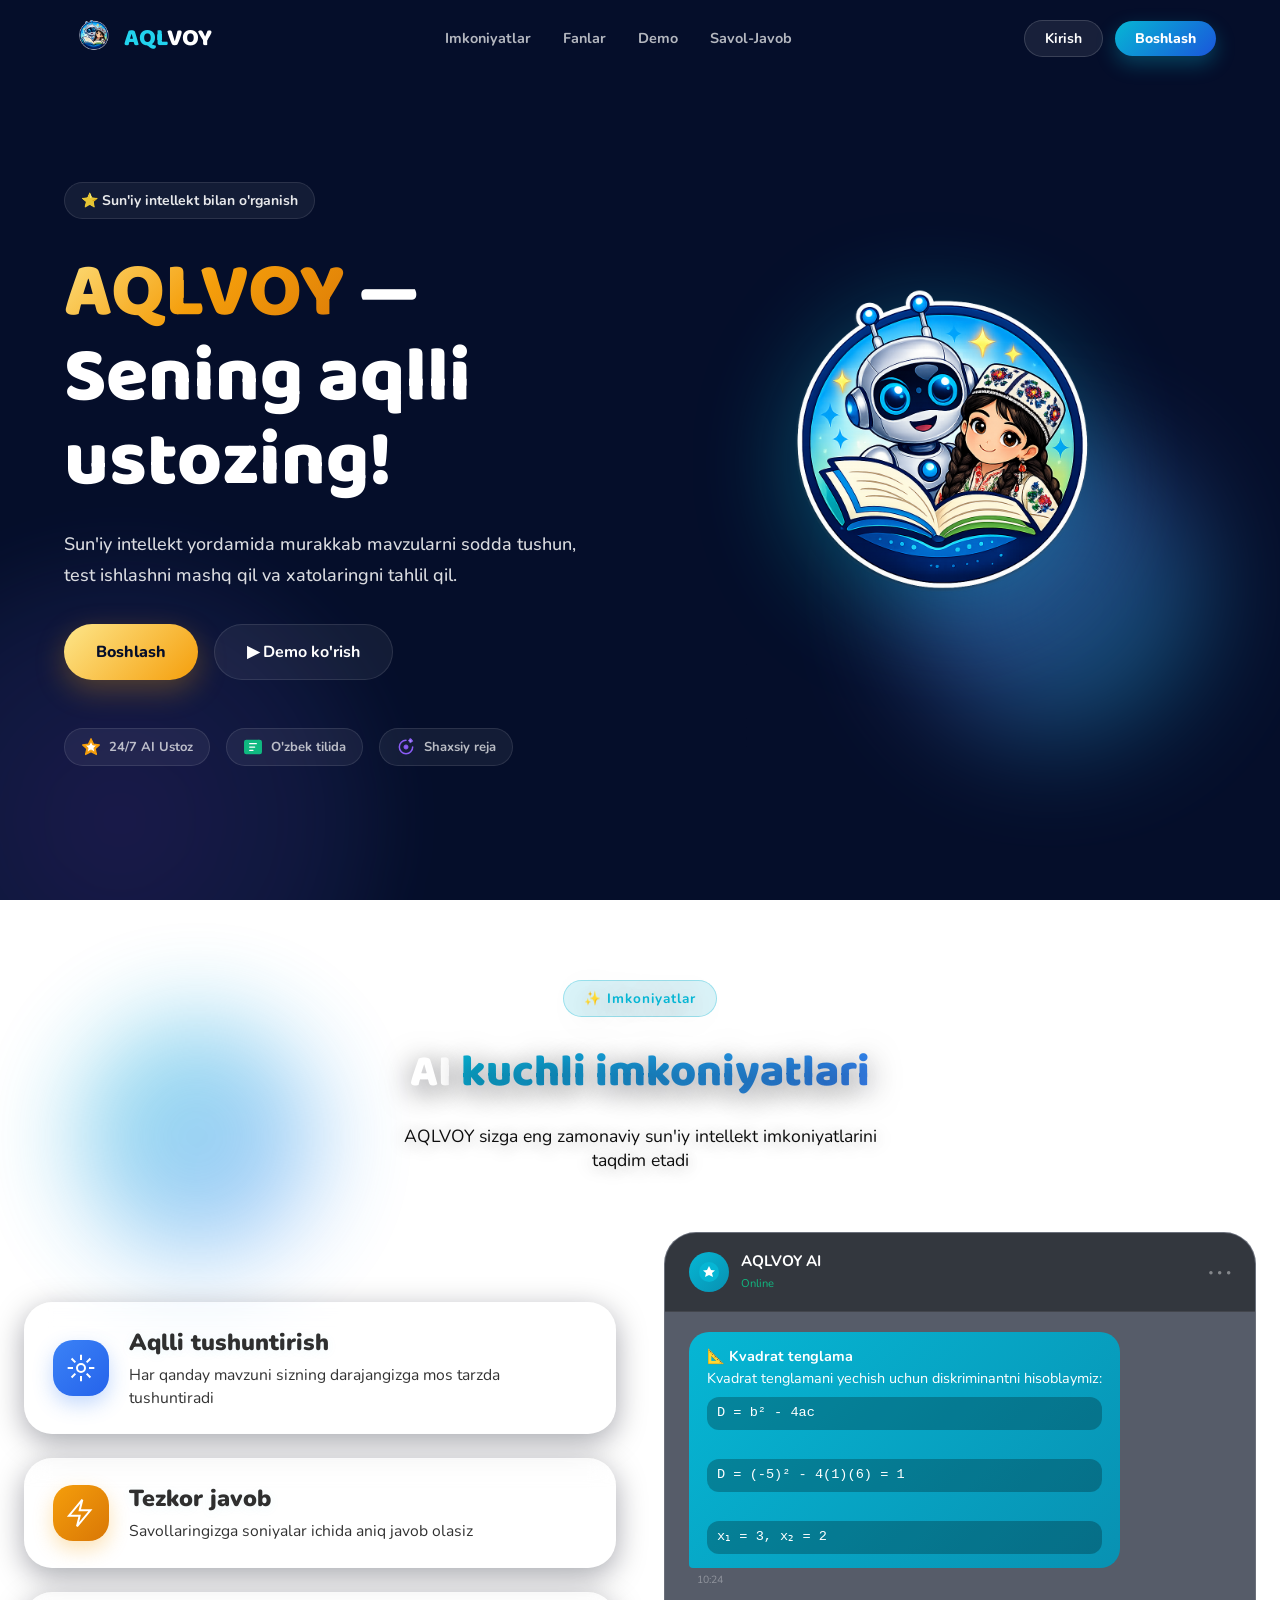
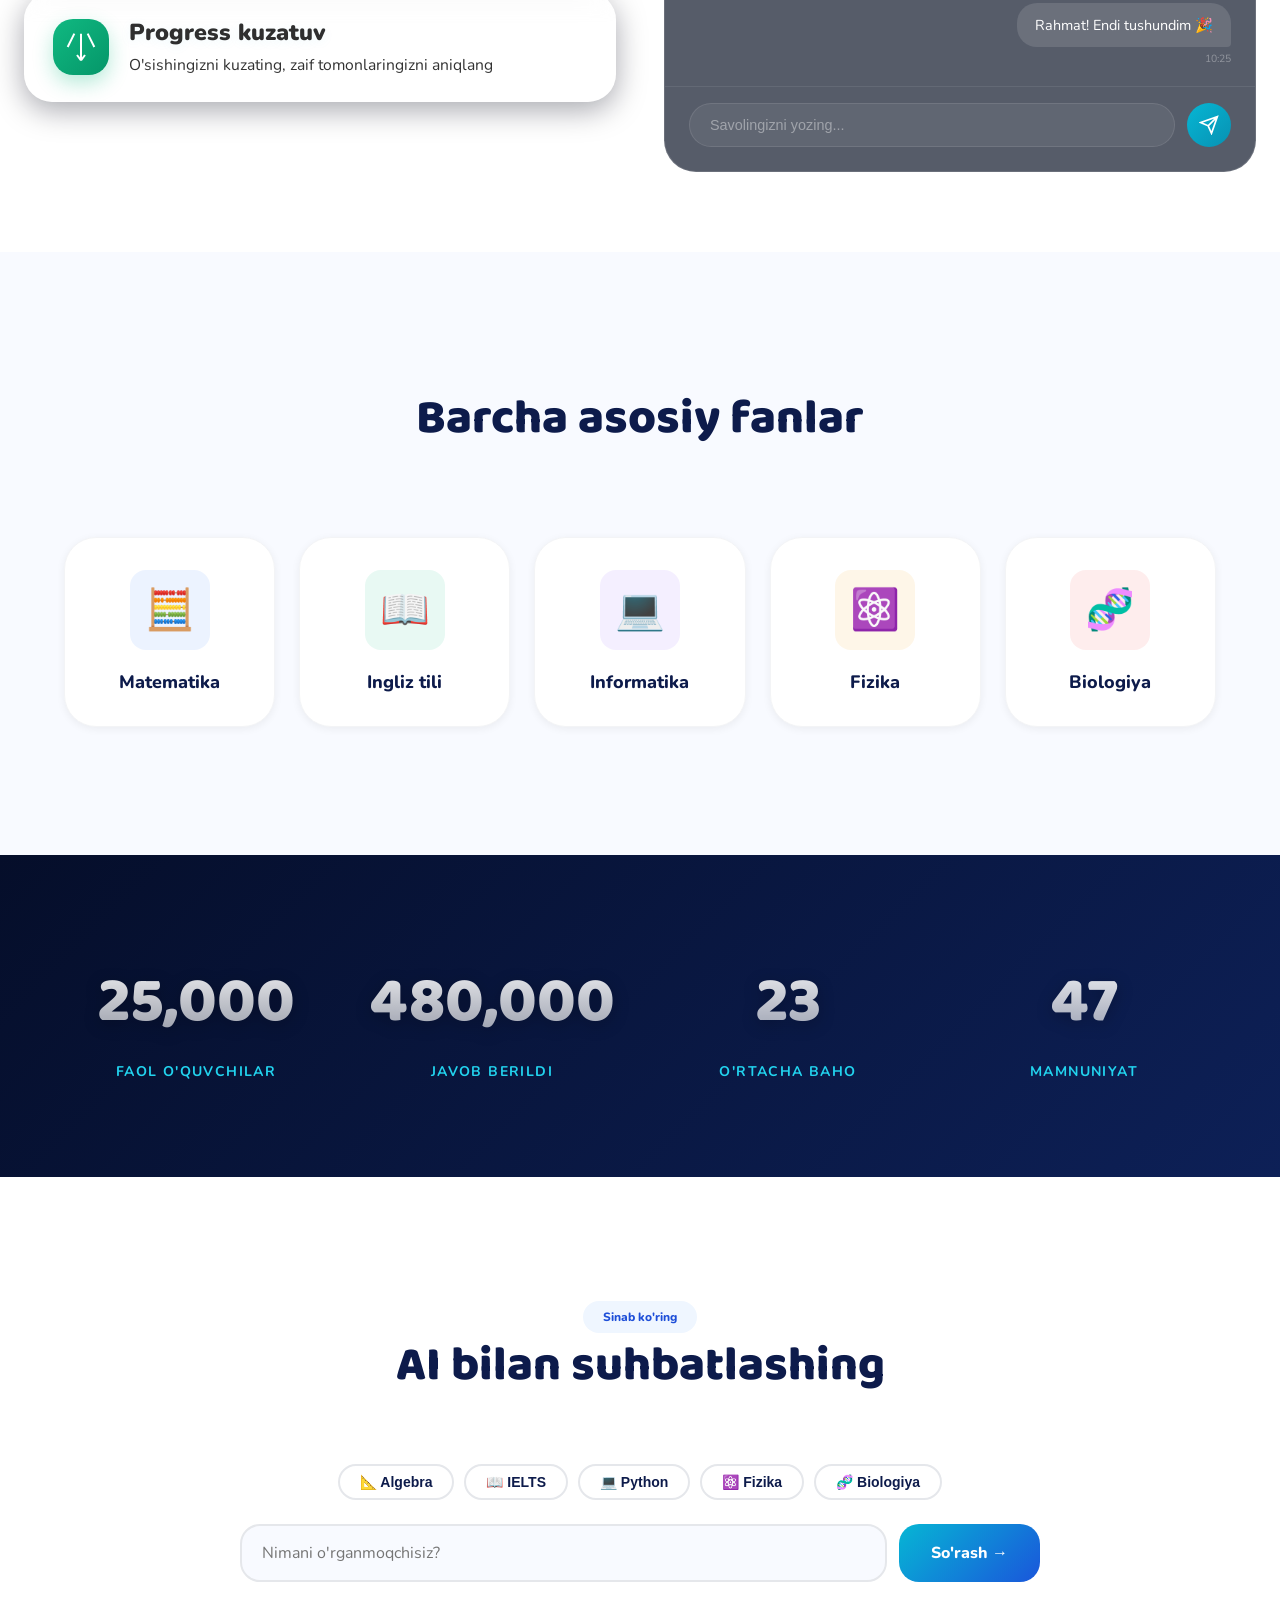
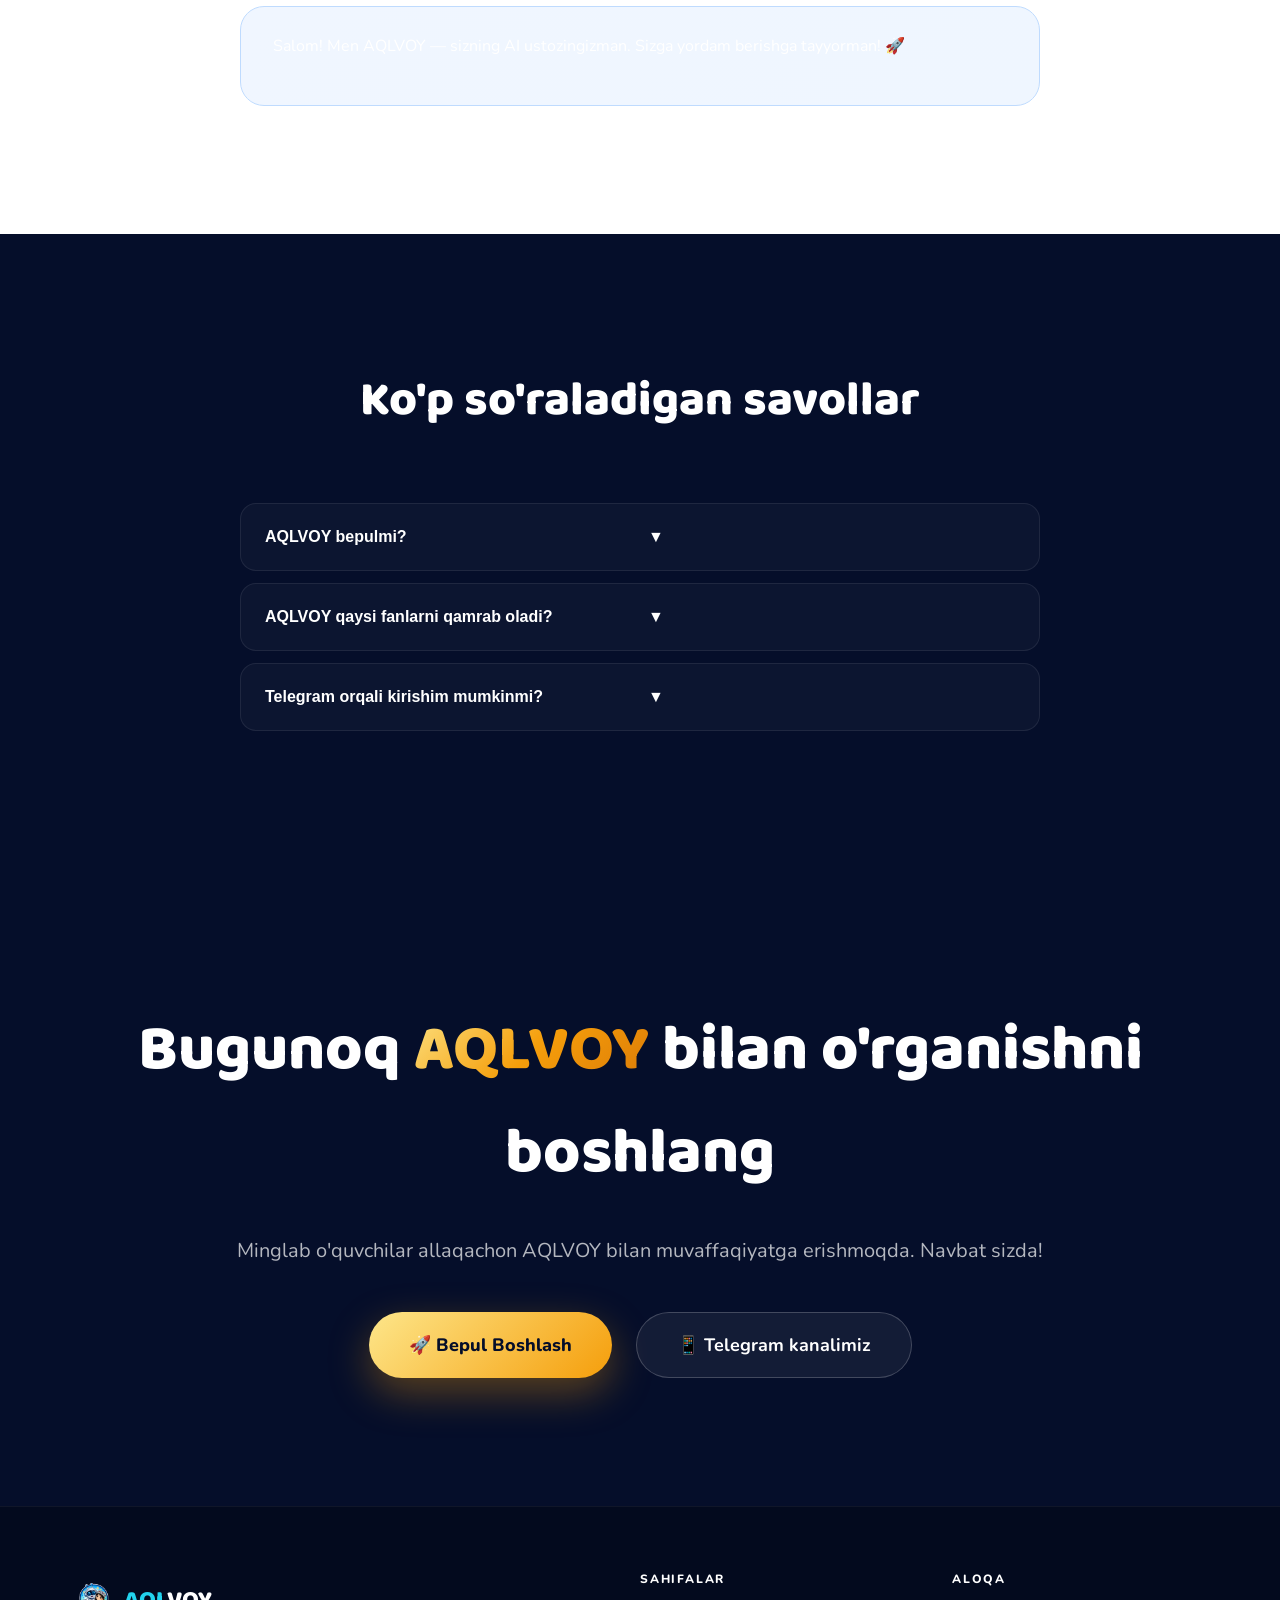
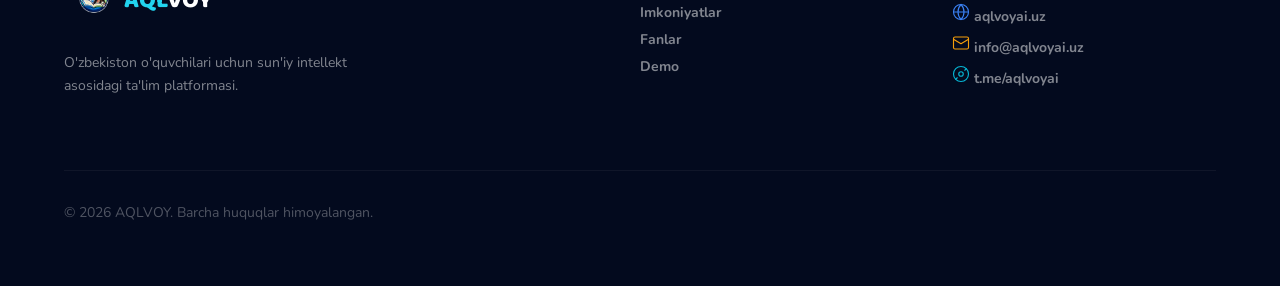
<file: frontend/index.html>
<!DOCTYPE html>
<html lang="uz">

<head>
    <meta charset="UTF-8">
    <meta name="viewport" content="width=device-width, initial-scale=1.0">
    <title>AQLVOY — Sening aqlli ustozing! | AI ta'lim platformasi</title>
    <link rel="preconnect" href="https://fonts.googleapis.com">
    <link rel="preconnect" href="https://fonts.gstatic.com" crossorigin>
    <link href="https://fonts.googleapis.com/css2?family=Nunito:wght@400;600;700;800;900&family=Baloo+2:wght@400;600;700;800&display=swap" rel="stylesheet">
    <link rel="stylesheet" href="style.css">
    <style>
        /* Qo'shimcha stillar */
        
        .hero-logo {
            width: 400px;
            max-width: 100%;
            object-fit: contain;
            filter: drop-shadow(0 20px 50px rgba(6, 182, 212, 0.4));
            animation: float 4s ease-in-out infinite;
        }
        
        section {
            position: relative;
            z-index: 1;
            background: transparent;
            /* Shaffof fon */
        }
        
        @keyframes float {
            0%,
            100% {
                transform: translateY(0);
            }
            50% {
                transform: translateY(-20px);
            }
        }
        
        .typing-cursor {
            display: inline-block;
            width: 2px;
            height: 1.1em;
            background: var(--blue-600);
            margin-left: 2px;
            animation: blink 0.8s infinite;
        }
        /* SPLASH STYLES: make the landing splash look polished */
        
        #splash {
            position: relative;
            min-height: 68vh;
            display: flex;
            flex-direction: column;
            align-items: center;
            justify-content: center;
            padding: 48px 20px;
            color: white;
            overflow: hidden;
        }
        
        #splash .splash-glow {
            position: absolute;
            inset: 0;
            background: radial-gradient(circle at 30% 30%, rgba(6, 182, 212, 0.12), transparent 15%), radial-gradient(circle at 70% 70%, rgba(139, 92, 246, 0.08), transparent 25%);
            filter: blur(48px);
            z-index: 0;
            pointer-events: none;
        }
        
        .splash-logo-wrap {
            position: relative;
            z-index: 2;
            display: flex;
            flex-direction: column;
            align-items: center;
        }
        
        .splash-logo {
            width: 180px;
            max-width: 42vw;
            height: auto;
            border-radius: 16px;
            box-shadow: 0 28px 80px rgba(6, 182, 212, 0.18);
            transform-origin: center;
            transition: transform 0.9s cubic-bezier(.2, .9, .2, 1), filter 0.4s;
        }
        
        .splash-logo-glow {
            position: absolute;
            left: 50%;
            transform: translateX(-50%);
            bottom: -28px;
            width: 260px;
            height: 120px;
            border-radius: 50%;
            background: radial-gradient(closest-side, rgba(6, 182, 212, 0.18), rgba(59, 130, 246, 0.04));
            filter: blur(40px);
            z-index: 1;
            pointer-events: none;
            opacity: 0.9;
        }
        
        .splash-title {
            font-family: 'Baloo 2', cursive;
            font-weight: 900;
            font-size: clamp(2rem, 6vw, 3.6rem);
            margin-top: 18px;
            z-index: 2;
            text-align: center;
            text-shadow: 0 12px 40px rgba(2, 6, 23, 0.65);
            color: white;
        }
        
        .splash-sub {
            margin-top: 12px;
            font-size: clamp(0.95rem, 2.2vw, 1.15rem);
            color: rgba(255, 255, 255, 0.92);
            max-width: 880px;
            text-align: center;
            z-index: 2;
            line-height: 1.5;
        }
        
        .splash-bar {
            margin-top: 22px;
            width: 120px;
            height: 8px;
            border-radius: 999px;
            background: linear-gradient(90deg, #06b6d4, #3b82f6);
            box-shadow: 0 14px 40px rgba(6, 182, 212, 0.2);
            z-index: 2;
        }
        /* Subtle entrance animation */
        
        #splash .splash-logo,
        #splash .splash-title,
        #splash .splash-sub,
        #splash .splash-bar {
            transform: translateY(8px);
            opacity: 0;
            transition: transform 0.9s cubic-bezier(.2, .9, .2, 1), opacity 0.6s ease;
        }
        
        #splash.out .splash-logo,
        #splash.out .splash-title,
        #splash.out .splash-sub,
        #splash.out .splash-bar {
            transform: translateY(-8px);
            opacity: 0;
        }
        
        #splash.ready .splash-logo {
            transform: translateY(0) scale(1);
            opacity: 1;
        }
        
        #splash.ready .splash-title {
            transform: translateY(0);
            opacity: 1;
        }
        
        #splash.ready .splash-sub {
            transform: translateY(0);
            opacity: 1;
        }
        
        #splash.ready .splash-bar {
            transform: translateY(0);
            opacity: 1;
        }
        
        @media (max-width: 640px) {
            .splash-logo {
                width: 130px;
            }
            .splash-title {
                font-size: 1.6rem;
            }
            .splash-bar {
                width: 84px;
                height: 6px;
            }
            #splash {
                padding: 28px 14px;
                min-height: 56vh;
            }
        }
        /* 3D Background Effects */
        
        .bg-3d-effects {
            position: fixed;
            top: 0;
            left: 0;
            width: 100%;
            height: 100%;
            z-index: -1;
            overflow: hidden;
            pointer-events: none;
        }
        
        .globe-background {
            position: absolute;
            border-radius: 50%;
            background: radial-gradient(circle, rgba(6, 182, 212, 0.15), rgba(6, 182, 212, 0));
            filter: blur(40px);
            animation: floatGlobe 20s ease-in-out infinite;
        }
        
        .globe-1 {
            width: 500px;
            height: 500px;
            top: -200px;
            right: -150px;
            background: radial-gradient(circle, rgba(6, 182, 212, 0.25), rgba(59, 130, 246, 0.1));
            animation-delay: 0s;
        }
        
        .globe-2 {
            width: 600px;
            height: 600px;
            bottom: -250px;
            left: -200px;
            background: radial-gradient(circle, rgba(139, 92, 246, 0.2), rgba(6, 182, 212, 0.05));
            animation-delay: -5s;
        }
        
        .gradient-orb {
            position: absolute;
            border-radius: 50%;
            filter: blur(60px);
            opacity: 0.4;
            animation: pulseOrb 8s ease-in-out infinite;
        }
        
        .orb-1 {
            width: 300px;
            height: 300px;
            top: 30%;
            left: 10%;
            background: linear-gradient(135deg, #06b6d4, #3b82f6);
            animation-delay: 0s;
        }
        
        .orb-2 {
            width: 400px;
            height: 400px;
            bottom: 20%;
            right: 5%;
            background: linear-gradient(135deg, #8b5cf6, #06b6d4);
            animation-delay: -4s;
        }
        
        @keyframes floatGlobe {
            0%,
            100% {
                transform: translate(0, 0) rotate(0deg);
            }
            25% {
                transform: translate(30px, -30px) rotate(5deg);
            }
            50% {
                transform: translate(-20px, 20px) rotate(-5deg);
            }
            75% {
                transform: translate(20px, 30px) rotate(3deg);
            }
        }
        
        @keyframes pulseOrb {
            0%,
            100% {
                transform: scale(1);
                opacity: 0.3;
            }
            50% {
                transform: scale(1.2);
                opacity: 0.6;
            }
        }
        /* Responsive */
        
        @media (max-width: 768px) {
            .globe-1 {
                width: 300px;
                height: 300px;
                top: -100px;
                right: -100px;
            }
            .globe-2 {
                width: 350px;
                height: 350px;
                bottom: -150px;
                left: -100px;
            }
            .orb-1,
            .orb-2 {
                display: none;
            }
        }
        
        @keyframes blink {
            0%,
            100% {
                opacity: 1;
            }
            50% {
                opacity: 0;
            }
        }
        /* (Removed splash-kids styles from index.html so the Kids splash appears only on student.html) */
    </style>
</head>

<body>
    <div class="bg-3d-effects">
        <div class="globe-background globe-1"></div>
        <div class="globe-background globe-2"></div>
        <div class="gradient-orb orb-1"></div>
        <div class="gradient-orb orb-2"></div>
    </div>
    <!-- Local 3D background for splash (subtle) -->
    <div class="section-bg-3d splash-bg" aria-hidden="true">
        <div class="globe-background globe-1"></div>
        <div class="gradient-orb orb-1"></div>
    </div>

    <!-- NAVBAR -->
    <nav id="navbar">
        <a class="nav-logo" href="#" onclick="scrollToSection('hero');return false;">
            <img src="image.png" alt="AQLVOY" />
            <!--<img src="data:image/svg+xml,%3Csvg xmlns='http://www.w3.org/2000/svg' viewBox='0 0 100 100'%3E%3Ccircle cx='50' cy='50' r='45' fill='%2306b6d4'/%3E%3Ctext x='50' y='67' text-anchor='middle' fill='white' font-size='40' font-weight='bold'%3EA%3C/text%3E%3C/svg%3E">-->
            <span class="nav-logo-text"><span style="color:var(--cyan-400)">AQL</span>VOY</span>
        </a>
        <ul class="nav-links">
            <li><button onclick="scrollToSection('ai-features')">Imkoniyatlar</button></li>
            <li><button onclick="scrollToSection('subjects')">Fanlar</button></li>
            <li><button onclick="scrollToSection('demo')">Demo</button></li>
            <li><button onclick="scrollToSection('faq')">Savol-Javob</button></li>
        </ul>
        <div class="nav-right">
            <button class="btn-login" onclick="window.location.href='login.html'">Kirish</button>
            <button class="btn-register" onclick="window.location.href='register.html'">Boshlash</button>
        </div>
        <button class="hamburger" onclick="toggleMenu()">☰</button>
    </nav>

    <div id="mobile-menu">
        <button class="mobile-nav-btn" onclick="scrollToSection('hero');closeMenu()">Bosh sahifa</button>
        <button class="mobile-nav-btn" onclick="scrollToSection('ai-features');closeMenu()">Imkoniyatlar</button>
        <button class="mobile-nav-btn" onclick="scrollToSection('subjects');closeMenu()">Fanlar</button>
        <button class="mobile-nav-btn" onclick="scrollToSection('demo');closeMenu()">Demo</button>
        <button class="mobile-nav-btn" onclick="scrollToSection('faq');closeMenu()">Savol-Javob</button>
        <button class="btn-login" onclick="window.location.href='login.html'">Kirish</button>
        <button class="btn-register" onclick="window.location.href='register.html'">Boshlash 🚀</button>
    </div>

    <!-- HERO -->
    <section id="hero">
        <!-- Local 3D background for hero -->
        <div class="section-bg-3d hero-bg" aria-hidden="true">
            <div class="globe-background globe-2"></div>
            <div class="gradient-orb orb-2"></div>
        </div>
        <div class="hero-grid">
            <div>
                <div class="hero-badge">⭐ Sun'iy intellekt bilan o'rganish</div>
                <h1 class="hero-title"><span class="text-gradient-gold">AQLVOY</span> —<br>Sening aqlli<br>ustozing!</h1>
                <p class="hero-sub">Sun'iy intellekt yordamida murakkab mavzularni sodda tushun, test ishlashni mashq qil va xatolaringni tahlil qil.</p>
                <div class="hero-btns">
                    <button class="btn-hero-primary" onclick="window.location.href='register.html'">Boshlash</button>
                    <button class="btn-hero-secondary" onclick="scrollToSection('demo')">▶ Demo ko'rish</button>
                </div>
                <div class="hero-tags">
                    <div class="hero-tag">
                        <svg width="20" height="20" viewBox="0 0 24 24" fill="none" xmlns="http://www.w3.org/2000/svg">
            <path d="M12 2L15 8.5L22 9.5L17 14L18.5 21L12 17.5L5.5 21L7 14L2 9.5L9 8.5L12 2Z" fill="#F59E0B" stroke="#F59E0B" stroke-width="1.5" stroke-linejoin="round"/>
            <path d="M12 5L14 9.5L19 10L15.5 13L16.5 18L12 15.5L7.5 18L8.5 13L5 10L10 9.5L12 5Z" fill="white" stroke="#F59E0B" stroke-width="1"/>
        </svg> 24/7 AI Ustoz
                    </div>
                    <div class="hero-tag">
                        <svg width="20" height="20" viewBox="0 0 24 24" fill="none" xmlns="http://www.w3.org/2000/svg">
            <rect x="2" y="4" width="20" height="16" rx="2" fill="#10B981" stroke="#10B981" stroke-width="1.5"/>
            <path d="M8 8H16M8 12H14M8 16H12" stroke="white" stroke-width="1.5" stroke-linecap="round"/>
            <path d="M19 4L21 7L19 10" stroke="#10B981" stroke-width="1.5" stroke-linecap="round" stroke-linejoin="round" fill="none"/>
        </svg> O'zbek tilida
                    </div>
                    <div class="hero-tag">
                        <svg width="20" height="20" viewBox="0 0 24 24" fill="none" xmlns="http://www.w3.org/2000/svg">
            <path d="M12 4C7.58 4 4 7.58 4 12C4 16.42 7.58 20 12 20C16.42 20 20 16.42 20 12" stroke="#8B5CF6" stroke-width="1.8" stroke-linecap="round" fill="none"/>
            <circle cx="12" cy="12" r="2.5" fill="#8B5CF6" stroke="#8B5CF6" stroke-width="1"/>
            <path d="M15 4L18 2L20 5L17 7L15 4Z" fill="#A78BFA" stroke="#8B5CF6" stroke-width="1"/>
            <path d="M17 2L19 4.5" stroke="#8B5CF6" stroke-width="1.2" stroke-linecap="round"/>
        </svg> Shaxsiy reja
                    </div>
                </div>
            </div>
            <div class="hero-img-wrap">
                <div class="hero-img-inner">
                    <div class="hero-ring-1"></div>
                    <div class="hero-ring-2"></div>
                    <div class="hero-glow"></div>
                    <img src="image.png" class="hero-logo float-anim" alt="Robot AI" />
                    <!--<img src="data:image/svg+xml,%3Csvg xmlns='http://www.w3.org/2000/svg' viewBox='0 0 200 200'%3E%3Ccircle cx='100' cy='100' r='80' fill='%2306b6d4' opacity='0.3'/%3E%3Ccircle cx='100' cy='100' r='60' fill='%2306b6d4' opacity='0.5'/%3E%3Ctext x='100' y='115' text-anchor='middle' fill='white' font-size='50' font-weight='bold'%3EAI%3C/text%3E%3C/svg%3E" class="hero-logo">-->
                </div>
            </div>
        </div>
    </section>

    <!-- FEATURES -->
    <!-- FEATURES - TUZATILGAN VERSIYA -->
    <section id="ai-features">
        <div class="features-container">
            <div class="features-header reveal">
                <span class="features-badge">✨ Imkoniyatlar</span>
                <h2 class="features-title">AI <span class="text-gradient">kuchli imkoniyatlari</span></h2>
                <p class="features-subtitle">AQLVOY sizga eng zamonaviy sun'iy intellekt imkoniyatlarini taqdim etadi</p>
            </div>

            <div class="features-wrapper">
                <!-- Chap tomon - Kartalar -->
                <div class="features-cards">
                    <div class="feature-card">
                        <div class="feature-card-icon icon-brain">
                            <svg width="32" height="32" viewBox="0 0 24 24" fill="none" stroke="white" stroke-width="1.5">
                            <path d="M12 2v4M12 18v4M4.93 4.93l2.83 2.83M16.24 16.24l2.83 2.83M2 12h4M18 12h4M4.93 19.07l2.83-2.83M16.24 7.76l2.83-2.83"/>
                            <circle cx="12" cy="12" r="3"/>
                        </svg>
                        </div>
                        <div class="feature-card-content">
                            <h3>Aqlli tushuntirish</h3>
                            <p>Har qanday mavzuni sizning darajangizga mos tarzda tushuntiradi</p>
                        </div>
                        <div class="feature-card-glow"></div>
                    </div>

                    <div class="feature-card">
                        <div class="feature-card-icon icon-bolt">
                            <svg width="32" height="32" viewBox="0 0 24 24" fill="none" stroke="white" stroke-width="1.5">
                            <path d="M13 2L3 14h8l-2 8 10-12h-8l2-8z"/>
                        </svg>
                        </div>
                        <div class="feature-card-content">
                            <h3>Tezkor javob</h3>
                            <p>Savollaringizga soniyalar ichida aniq javob olasiz</p>
                        </div>
                        <div class="feature-card-glow"></div>
                    </div>

                    <div class="feature-card">
                        <div class="feature-card-icon icon-chart">
                            <svg width="32" height="32" viewBox="0 0 24 24" fill="none" stroke="white" stroke-width="1.5">
                            <path d="M2 12L7 2M22 12L17 2M12 2v20M12 22l3-4M12 22l-3-4"/>
                        </svg>
                        </div>
                        <div class="feature-card-content">
                            <h3>Progress kuzatuv</h3>
                            <p>O'sishingizni kuzating, zaif tomonlaringizni aniqlang</p>
                        </div>
                        <div class="feature-card-glow"></div>
                    </div>
                </div>

                <!-- O'ng tomon - Chat Demo -->
                <div class="features-chat">
                    <div class="chat-header">
                        <div class="chat-avatar">
                            <svg width="24" height="24" viewBox="0 0 24 24" fill="none">
                            <circle cx="12" cy="12" r="10" fill="#06b6d4"/>
                            <path d="M12 6L14 10L18 10.5L15 13L16 17L12 15L8 17L9 13L6 10.5L10 10L12 6Z" fill="white"/>
                        </svg>
                        </div>
                        <div class="chat-info">
                            <span class="chat-name">AQLVOY AI</span>
                            <span class="chat-status">Online</span>
                        </div>
                        <div class="chat-dots">
                            <span>●</span><span>●</span><span>●</span>
                        </div>
                    </div>
                    <div class="chat-messages">
                        <div class="message-ai">
                            <div class="message-bubble">
                                <strong>📐 Kvadrat tenglama</strong><br> Kvadrat tenglamani yechish uchun diskriminantni hisoblaymiz:<br>
                                <code>D = b² - 4ac</code><br>
                                <code>D = (-5)² - 4(1)(6) = 1</code><br>
                                <code>x₁ = 3, x₂ = 2</code>
                            </div>
                            <span class="message-time">10:24</span>
                        </div>
                        <div class="message-user">
                            <div class="message-bubble">
                                Rahmat! Endi tushundim 🎉
                            </div>
                            <span class="message-time">10:25</span>
                        </div>
                    </div>
                    <div class="chat-input-area">
                        <input type="text" placeholder="Savolingizni yozing..." class="chat-input">
                        <button class="chat-send">
                        <svg width="20" height="20" viewBox="0 0 24 24" fill="none" stroke="white" stroke-width="2">
                            <path d="M22 2L11 13M22 2l-7 20-4-9-9-4 20-7z"/>
                        </svg>
                    </button>
                    </div>
                </div>
            </div>
        </div>
    </section>

    <style>
        /* Per-section 3D background (used by splash and hero) */
        
        .section-bg-3d {
            position: absolute;
            inset: 0;
            z-index: -1;
            overflow: hidden;
            pointer-events: none;
        }
        
        .section-bg-3d .globe-background {
            filter: blur(40px);
            opacity: 0.9;
        }
        
        .splash-bg .globe-1 {
            width: 420px;
            height: 420px;
            top: -160px;
            right: -120px;
            background: radial-gradient(circle, rgba(6, 182, 212, 0.22), rgba(59, 130, 246, 0.06));
        }
        
        .splash-bg .orb-1 {
            width: 240px;
            height: 240px;
            top: 20%;
            left: 6%;
            background: linear-gradient(135deg, #06b6d4, #3b82f6);
            opacity: 0.45;
            filter: blur(48px);
        }
        
        .hero-bg .globe-2 {
            width: 520px;
            height: 520px;
            bottom: -180px;
            left: -140px;
            background: radial-gradient(circle, rgba(139, 92, 246, 0.18), rgba(6, 182, 212, 0.04));
        }
        
        .hero-bg .orb-2 {
            width: 300px;
            height: 300px;
            bottom: 18%;
            right: 6%;
            background: linear-gradient(135deg, #8b5cf6, #06b6d4);
            opacity: 0.44;
            filter: blur(56px);
        }
        /* Features Section - TUZATILGAN */
        
        #ai-features {
            background: transparent !important;
            position: relative;
            z-index: 2;
            padding: 80px 24px;
        }
        
        .features-container {
            max-width: 1280px;
            margin: 0 auto;
        }
        
        .features-header {
            text-align: center;
            margin-bottom: 60px;
        }
        /* Ensure header and subtitle are highly readable on dark/gradient backgrounds */
        
        .features-header,
        .features-header .features-title {
            color: #ffffff !important;
            text-shadow: 0 6px 30px rgba(2, 6, 23, 0.6);
        }
        
        .features-subtitle {
            color: rgba(0, 0, 0, 0.95) !important;
            text-shadow: 0 2px 18px rgba(2, 6, 23, 0.45);
        }
        
        .features-badge {
            display: inline-block;
            background: rgba(6, 182, 212, 0.15);
            color: #06b6d4;
            padding: 8px 20px;
            border-radius: 40px;
            font-size: 0.85rem;
            font-weight: 700;
            letter-spacing: 1px;
            margin-bottom: 20px;
            backdrop-filter: blur(10px);
            border: 1px solid rgba(6, 182, 212, 0.3);
        }
        
        .features-title {
            font-size: 2.8rem;
            font-weight: 800;
            font-family: 'Baloo 2', cursive;
            margin-bottom: 16px;
            color: white !important;
        }
        
        .text-gradient {
            background: linear-gradient(135deg, #06b6d4, #3b82f6);
            -webkit-background-clip: text;
            background-clip: text;
            color: transparent !important;
        }
        
        .features-subtitle {
            color: rgba(108, 1, 1, 0.7);
            font-size: 1.1rem;
            max-width: 500px;
            margin: 0 auto;
        }
        
        .features-wrapper {
            display: grid;
            grid-template-columns: 1fr 1fr;
            gap: 48px;
            align-items: center;
        }
        /* Feature Cards */
        
        .features-cards {
            display: flex;
            flex-direction: column;
            gap: 24px;
        }
        
        .feature-card {
            background: rgba(255, 255, 255, 0.12);
            backdrop-filter: blur(12px);
            border-radius: 28px;
            padding: 24px 28px;
            display: flex;
            gap: 20px;
            align-items: center;
            border: 1px solid rgba(255, 255, 255, 0.16);
            box-shadow: 0 8px 30px rgba(2, 6, 23, 0.35);
            transition: all 0.3s ease;
            position: relative;
            overflow: hidden;
            cursor: pointer;
        }
        
        .feature-card:hover {
            transform: translateX(8px) translateY(-4px);
            background: rgba(255, 255, 255, 0.12);
            border-color: rgba(6, 182, 212, 0.5);
        }
        
        .feature-card-icon {
            width: 56px;
            height: 56px;
            border-radius: 20px;
            display: flex;
            align-items: center;
            justify-content: center;
            transition: 0.3s;
            flex-shrink: 0;
        }
        
        .icon-brain {
            background: linear-gradient(135deg, #3b82f6, #2563eb);
            box-shadow: 0 8px 20px rgba(59, 130, 246, 0.3);
        }
        
        .icon-bolt {
            background: linear-gradient(135deg, #f59e0b, #d97706);
            box-shadow: 0 8px 20px rgba(245, 158, 11, 0.3);
        }
        
        .icon-chart {
            background: linear-gradient(135deg, #10b981, #059669);
            box-shadow: 0 8px 20px rgba(16, 185, 129, 0.3);
        }
        
        .feature-card-content h3 {
            font-size: 1.45rem;
            font-weight: 900;
            margin-bottom: 6px;
            color: #2f2f2f !important;
            text-shadow: 0 2px 12px rgba(6, 182, 212, 0.08);
        }
        
        .feature-card-content p {
            color: rgba(22, 22, 22, 0.88);
            font-size: 0.98rem;
            line-height: 1.45;
        }
        
        .feature-card-glow {
            position: absolute;
            top: 0;
            left: -100%;
            width: 100%;
            height: 100%;
            background: linear-gradient(90deg, transparent, rgba(6, 182, 212, 0.15), transparent);
            transition: 0.5s;
        }
        
        .feature-card:hover .feature-card-glow {
            left: 100%;
        }
        /* Chat Card */
        
        .features-chat {
            background: rgba(15, 23, 42, 0.7);
            backdrop-filter: blur(20px);
            border-radius: 32px;
            border: 1px solid rgba(255, 255, 255, 0.12);
            overflow: hidden;
            transition: all 0.3s ease;
        }
        
        .features-chat:hover {
            transform: translateY(-8px);
            border-color: rgba(6, 182, 212, 0.4);
            box-shadow: 0 25px 45px rgba(0, 0, 0, 0.3);
        }
        
        .chat-header {
            display: flex;
            align-items: center;
            gap: 12px;
            padding: 18px 24px;
            background: rgba(0, 0, 0, 0.4);
            border-bottom: 1px solid rgba(255, 255, 255, 0.08);
        }
        
        .chat-avatar {
            width: 40px;
            height: 40px;
            border-radius: 50%;
            background: linear-gradient(135deg, #06b6d4, #0891b2);
            display: flex;
            align-items: center;
            justify-content: center;
        }
        
        .chat-info {
            flex: 1;
        }
        
        .chat-name {
            font-weight: 700;
            color: white;
            display: block;
            font-size: 0.95rem;
        }
        
        .chat-status {
            font-size: 0.7rem;
            color: #10b981;
        }
        
        .chat-dots {
            display: flex;
            gap: 4px;
            color: rgba(255, 255, 255, 0.4);
            font-size: 8px;
        }
        
        .chat-messages {
            padding: 20px 24px;
            min-height: 300px;
            display: flex;
            flex-direction: column;
            gap: 16px;
        }
        
        .message-ai {
            display: flex;
            flex-direction: column;
            align-items: flex-start;
        }
        
        .message-ai .message-bubble {
            background: linear-gradient(135deg, #06b6d4, #0891b2);
            color: white;
            border-radius: 20px;
            border-bottom-left-radius: 4px;
            padding: 14px 18px;
            max-width: 90%;
            font-size: 0.9rem;
            line-height: 1.5;
        }
        
        .message-user {
            display: flex;
            flex-direction: column;
            align-items: flex-end;
        }
        
        .message-user .message-bubble {
            background: rgba(255, 255, 255, 0.12);
            color: white;
            border-radius: 20px;
            border-bottom-right-radius: 4px;
            padding: 12px 18px;
            max-width: 75%;
            font-size: 0.9rem;
        }
        
        .message-bubble code {
            display: block;
            background: rgba(0, 0, 0, 0.25);
            padding: 6px 10px;
            border-radius: 12px;
            font-family: monospace;
            font-size: 0.85rem;
            margin-top: 8px;
        }
        
        .message-time {
            font-size: 0.65rem;
            color: rgba(255, 255, 255, 0.35);
            margin-top: 4px;
            margin-left: 8px;
        }
        
        .chat-input-area {
            padding: 16px 24px 24px;
            display: flex;
            gap: 12px;
            border-top: 1px solid rgba(255, 255, 255, 0.08);
        }
        
        .chat-input {
            flex: 1;
            background: rgba(255, 255, 255, 0.06);
            border: 1px solid rgba(255, 255, 255, 0.1);
            border-radius: 40px;
            padding: 12px 20px;
            color: white;
            font-size: 0.9rem;
            outline: none;
        }
        
        .chat-input:focus {
            border-color: #06b6d4;
            background: rgba(255, 255, 255, 0.1);
        }
        
        .chat-input::placeholder {
            color: rgba(255, 255, 255, 0.4);
        }
        
        .chat-send {
            width: 44px;
            height: 44px;
            border-radius: 50%;
            background: linear-gradient(135deg, #06b6d4, #0891b2);
            border: none;
            cursor: pointer;
            display: flex;
            align-items: center;
            justify-content: center;
            transition: all 0.2s;
        }
        
        .chat-send:hover {
            transform: scale(1.08);
            box-shadow: 0 0 15px rgba(6, 182, 212, 0.5);
        }
        /* Responsive */
        
        @media (max-width: 900px) {
            .features-wrapper {
                grid-template-columns: 1fr;
                gap: 40px;
            }
            .features-title {
                font-size: 2rem;
            }
            .feature-card {
                padding: 20px 24px;
            }
            .feature-card-icon {
                width: 48px;
                height: 48px;
            }
            .feature-card-icon svg {
                width: 26px;
                height: 26px;
            }
            .chat-messages {
                min-height: 260px;
            }
        }
        
        @media (max-width: 550px) {
            .feature-card {
                flex-direction: column;
                text-align: center;
            }
            .message-ai .message-bubble,
            .message-user .message-bubble {
                max-width: 95%;
            }
            .features-title {
                font-size: 1.8rem;
            }
            #ai-features {
                padding: 60px 16px;
            }
        }
    </style>

    <!-- SUBJECTS -->
    <section id="subjects">
        <div style="max-width:1200px;margin:0 auto">
            <div class="reveal" style="text-align:center;margin-bottom:80px">
                <h2 class="section-title" style="color:var(--text-dark)">Barcha asosiy <span class="text-gradient-cyan">fanlar</span></h2>
            </div>
            <div class="subjects-grid">
                <div class="subject-card reveal-scale">
                    <div class="subject-icon" style="background:#3B82F618;color:#3B82F6;">🧮</div>
                    <h3>Matematika</h3>
                </div>
                <div class="subject-card reveal-scale">
                    <div class="subject-icon" style="background:#10B98118;color:#10B981;">📖</div>
                    <h3>Ingliz tili</h3>
                </div>
                <div class="subject-card reveal-scale">
                    <div class="subject-icon" style="background:#8B5CF618;color:#8B5CF6;">💻</div>
                    <h3>Informatika</h3>
                </div>
                <div class="subject-card reveal-scale">
                    <div class="subject-icon" style="background:#F59E0B18;color:#F59E0B;">⚛️</div>
                    <h3>Fizika</h3>
                </div>
                <div class="subject-card reveal-scale">
                    <div class="subject-icon" style="background:#EF444418;color:#EF4444;">🧬</div>
                    <h3>Biologiya</h3>
                </div>
            </div>
        </div>
    </section>

    <!-- STATS -->
    <section id="progress">
        <div class="stats-grid">
            <div class="stat-item reveal">
                <div class="stat-number" data-target="50000">0+</div>
                <div class="stat-label">Faol o'quvchilar</div>
            </div>
            <div class="stat-item reveal">
                <div class="stat-number" data-target="1000000">0+</div>
                <div class="stat-label">Javob berildi</div>
            </div>
            <div class="stat-item reveal">
                <div class="stat-number" data-target="49">0/50</div>
                <div class="stat-label">O'rtacha baho</div>
            </div>
            <div class="stat-item reveal">
                <div class="stat-number" data-target="98">0%</div>
                <div class="stat-label">Mamnuniyat</div>
            </div>
        </div>
    </section>

    <!-- DEMO -->
    <section id="demo">
        <div class="demo-container">
            <div class="reveal" style="text-align:center;margin-bottom:60px">
                <span style="background:#EFF6FF;color:#1D4ED8;padding:8px 20px;border-radius:999px;font-size:0.75rem;font-weight:800">Sinab ko'ring</span>
                <h2 class="section-title" style="color:var(--text-dark)">AI bilan suhbatlashing</h2>
            </div>
            <div class="demo-chips reveal">
                <button class="demo-chip" onclick="handleChip('Algebra')">📐 Algebra</button>
                <button class="demo-chip" onclick="handleChip('IELTS')">📖 IELTS</button>
                <button class="demo-chip" onclick="handleChip('Python')">💻 Python</button>
                <button class="demo-chip" onclick="handleChip('Fizika')">⚛️ Fizika</button>
                <button class="demo-chip" onclick="handleChip('Biologiya')">🧬 Biologiya</button>
            </div>
            <div class="demo-input-row reveal">
                <input class="demo-input" id="demo-input" placeholder="Nimani o'rganmoqchisiz?">
                <button class="demo-btn" id="demo-btn" onclick="runDemo()">So'rash →</button>
            </div>
            <div class="demo-output reveal">
                <p id="demo-output-text">Salom! Men AQLVOY — sizning AI ustozingizman. Sizga yordam berishga tayyorman! 🚀</p>
            </div>
        </div>
    </section>

    <!-- FAQ -->
    <section id="faq">
        <div class="faq-wrap">
            <div class="reveal" style="text-align:center;margin-bottom:64px">
                <h2 class="section-title">Ko'p so'raladigan savollar</h2>
            </div>
            <div class="faq-list">
                <div class="faq-item reveal"><button class="faq-question" onclick="toggleFaq(this)"><span>AQLVOY bepulmi?</span><span class="faq-chevron">▼</span></button>
                    <div class="faq-answer">
                        <div class="faq-answer-inner">Ha, AQLVOY ning asosiy imkoniyatlari bepul. Kuniga 10 ta savol bepul berishingiz mumkin.</div>
                    </div>
                </div>
                <div class="faq-item reveal"><button class="faq-question" onclick="toggleFaq(this)"><span>AQLVOY qaysi fanlarni qamrab oladi?</span><span class="faq-chevron">▼</span></button>
                    <div class="faq-answer">
                        <div class="faq-answer-inner">Matematika, Fizika, Kimyo, Biologiya, Tarix, Ingliz tili, Dasturlash va boshqa ko'plab fanlar.</div>
                    </div>
                </div>
                <div class="faq-item reveal"><button class="faq-question" onclick="toggleFaq(this)"><span>Telegram orqali kirishim mumkinmi?</span><span class="faq-chevron">▼</span></button>
                    <div class="faq-answer">
                        <div class="faq-answer-inner">Ha! Telegram akkauntingiz orqali bir bosimda ro'yxatdan o'tishingiz mumkin.</div>
                    </div>
                </div>
            </div>
        </div>
    </section>

    <!-- CTA -->
    <section id="cta">
        <div>
            <h2 style="font-family:'Baloo 2',cursive;font-weight:900;font-size:clamp(2.5rem,5vw,4rem);margin-bottom:32px">Bugunoq <span class="text-gradient-gold">AQLVOY</span> bilan o'rganishni boshlang</h2>
            <p style="font-size:1.25rem;color:rgba(255,255,255,0.7);margin-bottom:48px">Minglab o'quvchilar allaqachon AQLVOY bilan muvaffaqiyatga erishmoqda. Navbat sizda!</p>
            <div class="cta-btns">
                <button class="btn-cta-primary" onclick="window.location.href='register.html'">🚀 Bepul Boshlash</button>
                <button class="btn-cta-secondary" onclick="window.open('https://t.me/aqlvoyai','_blank')">📱 Telegram kanalimiz</button>
            </div>
        </div>
    </section>

    <!-- FOOTER -->
    <footer>
        <div class="footer-grid">
            <div>
                <div class="footer-brand">
                    <img src="image.png" alt="AQLVOY" onerror="this.style.display='none'" />
                    <!--<img src="data:image/svg+xml,%3Csvg xmlns='http://www.w3.org/2000/svg' viewBox='0 0 100 100'%3E%3Ccircle cx='50' cy='50' r='45' fill='%2306b6d4'/%3E%3Ctext x='50' y='67' text-anchor='middle' fill='white' font-size='40' font-weight='bold'%3EA%3C/text%3E%3C/svg%3E">-->
                    <span><span style="color:var(--cyan-400)">AQL</span>VOY</span>
                </div>
                <p class="footer-desc">O'zbekiston o'quvchilari uchun sun'iy intellekt asosidagi ta'lim platformasi.</p>
            </div>
            <div class="footer-col">
                <h4>Sahifalar</h4>
                <ul>
                    <li><button onclick="scrollToSection('ai-features')">Imkoniyatlar</button></li>
                    <li><button onclick="scrollToSection('subjects')">Fanlar</button></li>
                    <li><button onclick="scrollToSection('demo')">Demo</button></li>
                </ul>
            </div>
            <div class="footer-col">
                <h4>Aloqa</h4>
                <ul>
                    <li>
                        <svg width="18" height="18" viewBox="0 0 24 24" fill="none" xmlns="http://www.w3.org/2000/svg">
            <circle cx="12" cy="12" r="10" stroke="#3B82F6" stroke-width="1.5" fill="none"/>
            <path d="M2 12H22M12 2C9.5 4.5 8 8 8 12C8 16 9.5 19.5 12 22C14.5 19.5 16 16 16 12C16 8 14.5 4.5 12 2Z" stroke="#3B82F6" stroke-width="1.5" fill="none"/>
        </svg> aqlvoyai.uz
                    </li>
                    <li>
                        <svg width="18" height="18" viewBox="0 0 24 24" fill="none" xmlns="http://www.w3.org/2000/svg">
            <rect x="2" y="4" width="20" height="16" rx="2" stroke="#F59E0B" stroke-width="1.5" fill="none"/>
            <path d="M22 7L12 13L2 7" stroke="#F59E0B" stroke-width="1.5" stroke-linecap="round" stroke-linejoin="round" fill="none"/>
        </svg> info@aqlvoyai.uz
                    </li>
                    <li>
                        <svg width="18" height="18" viewBox="0 0 24 24" fill="none" xmlns="http://www.w3.org/2000/svg">
            <path d="M12 2C6.48 2 2 6.48 2 12C2 17.52 6.48 22 12 22C17.52 22 22 17.52 22 12C22 6.48 17.52 2 12 2Z" stroke="#06B6D4" stroke-width="1.5" fill="none"/>
            <circle cx="12" cy="12" r="3" stroke="#06B6D4" stroke-width="1.5" fill="none"/>
            <path d="M17 7L19 5M5 19L7 17" stroke="#06B6D4" stroke-width="1.5" stroke-linecap="round"/>
        </svg> t.me/aqlvoyai
                    </li>
                </ul>
            </div>
        </div>
        <div class="footer-bottom">
            <p>© 2026 AQLVOY. Barcha huquqlar himoyalangan.</p>
        </div>
    </footer>

    <script src="script.js"></script>
    <script>
        // Splash
        setTimeout(() => {
            const s = document.getElementById('splash');
            if (s) {
                s.classList.add('out');
                setTimeout(() => s.style.display = 'none', 700);
            }
        }, 2200);

        // Scroll navbar
        window.addEventListener('scroll', () => {
            const nav = document.getElementById('navbar');
            if (nav) nav.classList.toggle('scrolled', window.scrollY > 20);
            checkReveal();
            animateStats();
        });

        function scrollToSection(id) {
            const el = document.getElementById(id);
            if (el) el.scrollIntoView({
                behavior: 'smooth'
            });
        }

        function toggleMenu() {
            document.getElementById('mobile-menu').classList.toggle('open');
        }

        function closeMenu() {
            document.getElementById('mobile-menu').classList.remove('open');
        }

        function toggleFaq(btn) {
            btn.closest('.faq-item').classList.toggle('open');
        }

        // Reveal and Stats
        function checkReveal() {
            document.querySelectorAll('.reveal').forEach(el => {
                if (el.getBoundingClientRect().top < window.innerHeight * 0.88) el.classList.add('visible');
            });
        }
        let statsAnimated = false;

        function animateStats() {
            if (statsAnimated) return;
            const statsSection = document.getElementById('progress');
            if (statsSection && statsSection.getBoundingClientRect().top < window.innerHeight * 0.85) {
                statsAnimated = true;
                document.querySelectorAll('.stat-number[data-target]').forEach(el => {
                    const target = parseInt(el.getAttribute('data-target'));
                    const suffix = el.getAttribute('data-suffix') || '';
                    let current = 0;
                    const step = target / 50;
                    const timer = setInterval(() => {
                        current += step;
                        if (current >= target) {
                            el.textContent = target.toLocaleString() + suffix;
                            clearInterval(timer);
                        } else {
                            el.textContent = Math.floor(current).toLocaleString() + suffix;
                        }
                    }, 30);
                });
            }
        }

        // Demo AI
        const chipResponses = {
            Algebra: "Algebra — tenglamalar, ifodalar va funksiyalar haqidagi fan. Masalan: 2x + 3 = 7 → 2x = 4 → x = 2. 🧮",
            IELTS: "IELTS imtihonida 4 bo'lim bor: Listening, Reading, Writing va Speaking. Band 7.0 olish uchun har kuni kamida 30 daqiqa mashq qiling. 📖",
            Python: "Python — eng oson dasturlash tillari! print('Hello, World!') — birinchi kodingiz. 💻",
            Fizika: "Fizika — tabiat qonunlari. Newtonning ikkinchi qonuni: F = m × a. ⚛️",
            Biologiya: "Biologiya tirik organizmlarni o'rganadi. Hujayra — hayotning asosiy birligi. 🧬"
        };
        let typingInterval = null;

        function typeText(text) {
            if (typingInterval) clearInterval(typingInterval);
            const output = document.getElementById('demo-output-text');
            output.innerHTML = '';
            let i = 0;
            typingInterval = setInterval(() => {
                if (i < text.length) {
                    output.innerHTML = text.slice(0, i + 1) + '<span class="typing-cursor"></span>';
                    i++;
                } else {
                    clearInterval(typingInterval);
                    output.innerHTML = text;
                }
            }, 18);
        }

        function handleChip(topic) {
            document.querySelectorAll('.demo-chip').forEach(c => c.classList.remove('active'));
            event.target.classList.add('active');
            document.getElementById('demo-input').value = topic + ' haqida tushuntir';
            typeText(chipResponses[topic] || 'AQLVOY yordamga tayyor!');
        }
        async function runDemo() {
            const val = document.getElementById('demo-input').value.trim();
            if (!val) return;
            const btn = document.getElementById('demo-btn');
            btn.disabled = true;
            document.getElementById('demo-output-text').innerHTML = '⏳ AQLVOY o\'ylayapti...';
            await new Promise(r => setTimeout(r, 800));
            const found = Object.entries(chipResponses).find(([k]) => val.toLowerCase().includes(k.toLowerCase()));
            typeText(found ? found[1] : "Salom! Men AQLVOY — sizning AI ustozingizman. " + val + " haqida savolingizni qabul qildim! To'liq versiyada batafsil javob beraman 🚀");
            btn.disabled = false;
        }
        // document.getElementById('demo-input') ? .addEventListener('keydown', e => {
        //     if (e.key === 'Enter') runDemo();
        // });

        setTimeout(checkReveal, 100);
    </script>
</body>

</html>
</file>
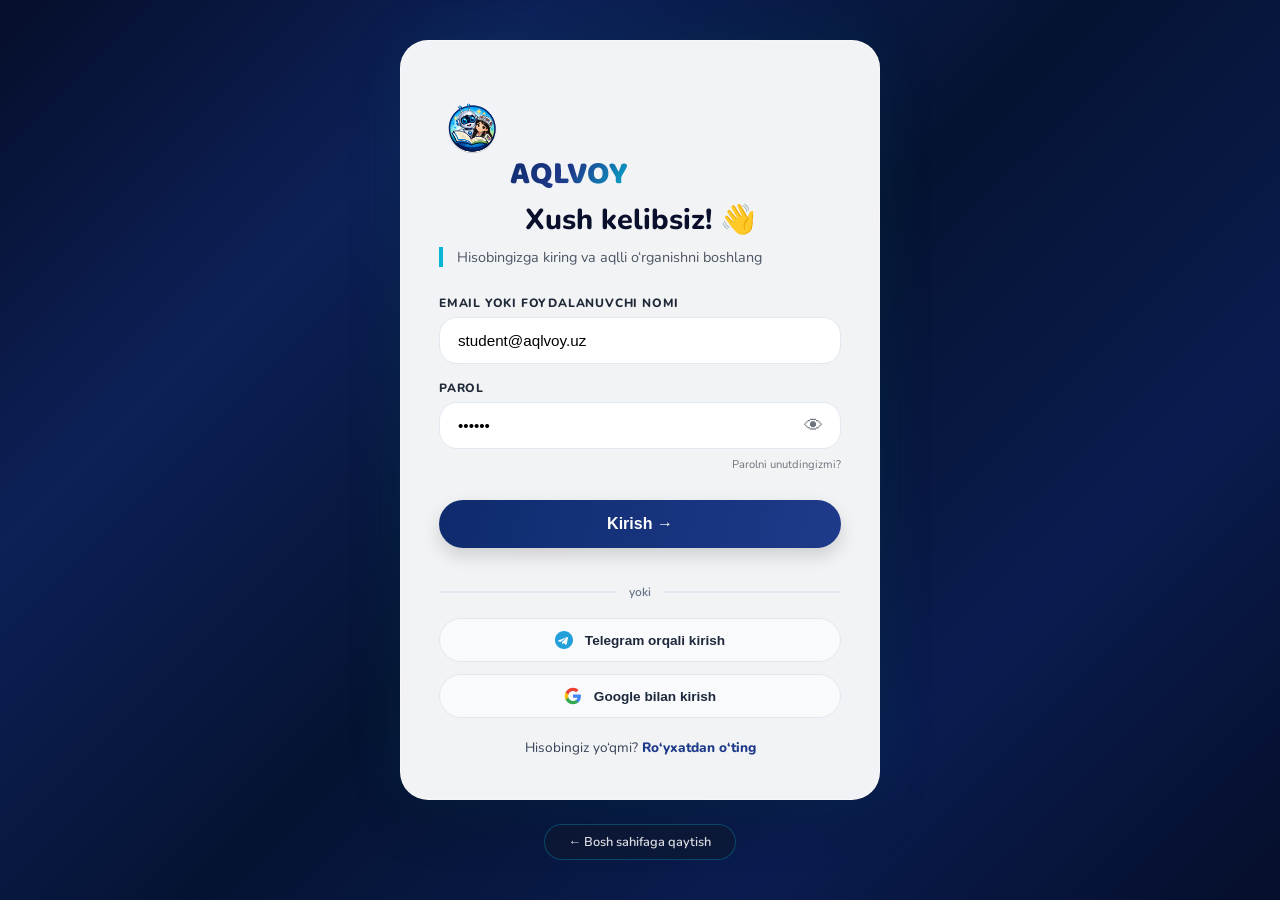
<file: frontend/login.html>
<!DOCTYPE html>
<html lang="uz">

<head>
    <meta charset="UTF-8">
    <meta name="viewport" content="width=device-width, initial-scale=1.0, user-scalable=yes">
    <title>Kirish | AQLVOY — 3D aqlli ta'lim</title>
    <link rel="preconnect" href="https://fonts.googleapis.com">
    <link href="https://fonts.googleapis.com/css2?family=Nunito:wght@400;600;700;800;900&family=Baloo+2:wght@400;600;700;800&display=swap" rel="stylesheet">
    <style>
        * {
            margin: 0;
            padding: 0;
            box-sizing: border-box;
        }
        
        body {
            font-family: 'Nunito', sans-serif;
            background: linear-gradient(135deg, #050E2A 0%, #0D2057 25%, #051332 50%, #0a1c4f 75%, #050E2A 100%);
            min-height: 100vh;
            overflow-x: hidden;
        }
        
        .login-wrapper {
            min-height: 100vh;
            display: flex;
            align-items: center;
            justify-content: center;
            padding: 20px;
            position: relative;
            z-index: 10;
        }
        
        .login-container {
            max-width: 480px;
            margin: 0 auto;
            width: 100%;
        }
        /* Asosiy karta */
        
        .login-card {
            background: rgba(255, 255, 255, 0.95);
            border-radius: 28px;
            padding: 42px 38px;
            box-shadow: 0 25px 50px rgba(0, 0, 0, 0.15), 0 0 60px rgba(6, 182, 212, 0.1);
            position: relative;
            width: 100%;
            backdrop-filter: blur(10px);
            border: 1px solid rgba(255, 255, 255, 0.3);
        }
            to {
                opacity: 1;
                transform: translateY(0) translateZ(0);
            }
        }
        /* Yuqori qism: rasm + AQLVOY matni yonma-yon */
        
        .modal-logo-row {
            display: flex;
            align-items: center;
            justify-content: center;
            gap: 12px;
            margin-bottom: 24px;
        }
        
        .modal-logo-row img {
            height: 100px;
            width: auto;
            object-fit: contain;
        }
        
        .logo-text {
            font-family: 'Baloo 2', cursive;
            font-size: 2rem;
            font-weight: 800;
            background: linear-gradient(125deg, #0F2B6D, #1E3A8A, #06b6d4);
            -webkit-background-clip: text;
            background-clip: text;
            color: transparent;
        }
        
        .modal-title {
            font-size: 1.8rem;
            font-weight: 800;
            color: #0A0F2C;
            margin-bottom: 8px;
            text-align: center;
        }
        
        .modal-sub {
            font-size: 0.9rem;
            color: #4b5563;
            margin-bottom: 28px;
            border-left: 4px solid #06b6d4;
            padding-left: 14px;
        }
        
        .form-label {
            display: block;
            font-size: 0.75rem;
            font-weight: 800;
            text-transform: uppercase;
            letter-spacing: 0.8px;
            color: #1f2937;
            margin-bottom: 6px;
            margin-top: 16px;
        }
        
        .form-input {
            width: 100%;
            padding: 14px 18px;
            font-size: 0.95rem;
            border: 1.5px solid #e2e8f0;
            border-radius: 18px;
            background: #ffffff;
            transition: all 0.3s cubic-bezier(0.16, 1, 0.3, 1);
            outline: none;
            font-weight: 500;
        }
        
        .form-input:focus {
            border-color: #06b6d4;
            box-shadow: 0 0 0 4px rgba(6, 182, 212, 0.15);
        }
        
        .pass-wrap {
            position: relative;
        }
        
        .pass-toggle {
            position: absolute;
            right: 18px;
            top: 50%;
            transform: translateY(-50%);
            background: transparent;
            border: none;
            font-size: 1.2rem;
            cursor: pointer;
            color: #6c757d;
            transition: 0.2s;
        }
        
        .pass-toggle:hover {
            color: #06b6d4;
        }
        
        .btn-login {
            width: 100%;
            background: linear-gradient(105deg, #0F2B6D, #1E3A8A);
            border: none;
            padding: 15px;
            border-radius: 40px;
            font-weight: 800;
            font-size: 1rem;
            color: white;
            margin-top: 28px;
            margin-bottom: 16px;
            cursor: pointer;
            transition: all 0.3s cubic-bezier(0.16, 1, 0.3, 1);
            box-shadow: 0 8px 18px rgba(0, 0, 0, 0.15);
        }
        
        .btn-login:hover {
            background: linear-gradient(105deg, #1E3A8A, #2563eb);
            box-shadow: 0 15px 28px -8px #1e3a8a;
        }
        
        .btn-telegram,
        .btn-google {
            width: 100%;
            background: #f8fafc;
            border: 1.5px solid #e2e8f0;
            padding: 12px;
            border-radius: 40px;
            font-weight: 700;
            font-size: 0.85rem;
            display: flex;
            align-items: center;
            justify-content: center;
            gap: 12px;
            cursor: pointer;
            transition: all 0.3s;
            margin-bottom: 12px;
            color: #1e293b;
        }
        
        .btn-telegram:hover,
        .btn-google:hover {
            background: white;
            border-color: #06b6d4;
            box-shadow: 0 8px 20px rgba(6, 182, 212, 0.15);
        }
        
        .divider {
            display: flex;
            align-items: center;
            gap: 12px;
            margin: 20px 0 18px;
        }
        
        .divider hr {
            flex: 1;
            border: none;
            height: 1.5px;
            background: #e2e8f0;
        }
        
        .divider span {
            font-size: 0.75rem;
            color: #64748b;
            font-weight: 600;
        }
        
        .modal-switch {
            text-align: center;
            font-size: 0.85rem;
            margin-top: 20px;
            color: #334155;
        }
        
        .modal-switch a {
            color: #1E3A8A;
            font-weight: 800;
            text-decoration: none;
            transition: 0.2s;
        }
        
        .modal-switch a:hover {
            color: #06b6d4;
            text-decoration: underline;
        }
        
        .forgot-link {
            text-align: right;
            margin-top: 8px;
            font-size: 0.7rem;
        }
        
        .forgot-link a {
            color: #6c757d;
            text-decoration: none;
        }
        
        .forgot-link a:hover {
            color: #06b6d4;
        }
        /* Bosh sahifaga qaytish - pastda, kartadan tashqari */
        
        .back-home {
            text-align: center;
            margin-top: 24px;
        }
        
        .back-home a {
            display: inline-flex;
            align-items: center;
            gap: 6px;
            color: rgba(255, 255, 255, 0.85);
            background: rgba(15, 25, 45, 0.55);
            backdrop-filter: blur(8px);
            padding: 8px 24px;
            border-radius: 60px;
            text-decoration: none;
            font-size: 0.8rem;
            font-weight: 600;
            transition: all 0.2s;
            border: 1px solid rgba(6, 182, 212, 0.3);
        }
        
        .back-home a:hover {
            background: #1e3a8acc;
            color: white;
            border-color: #22d3ee;
        }
        
        @media (max-width: 550px) {
            .login-card {
                padding: 32px 24px;
            }
            .modal-title {
                font-size: 1.6rem;
            }
            .modal-logo-row img {
                height: 40px;
            }
            .logo-text {
                font-size: 1.6rem;
            }
        }
    </style>
</head>

<body>
    <div class="login-wrapper">
        <div class="login-container">
            <div class="login-card" id="loginCard">
                <!-- Rasm + AQLVOY matni yonma-yon -->
                <div class="modal-logo-row">
                    <img src="image.png" alt="AQLVOY" onerror="this.style.display='none'">
                    <span class="logo-text">AQLVOY</span>
                </div>
                <h2 class="modal-title">Xush kelibsiz! 👋</h2>
                <p class="modal-sub">Hisobingizga kiring va aqlli o‘rganishni boshlang</p>

                <label class="form-label">Email yoki foydalanuvchi nomi</label>
                <input type="email" class="form-input" id="login-email" placeholder="email@example.com" value="student@aqlvoy.uz">

                <label class="form-label">Parol</label>
                <div class="pass-wrap">
                    <input type="password" class="form-input" id="login-pass" placeholder="Parolingiz" value="123456">
                    <button type="button" class="pass-toggle" onclick="togglePassword()">👁</button>
                </div>
                <div class="forgot-link">
                    <a href="#">Parolni unutdingizmi?</a>
                </div>

                <button class="btn-login" onclick="handleLogin(event)">Kirish →</button>

                <div class="divider">
                    <hr><span>yoki</span>
                    <hr>
                </div>

                <button class="btn-telegram" onclick="telegramLogin()">
                <svg width="18" height="18" viewBox="0 0 24 24" fill="#229ED9"><path d="M12 0C5.373 0 0 5.373 0 12s5.373 12 12 12 12-5.373 12-12S18.627 0 12 0zm5.562 8.248l-2.012 9.488c-.152.668-.553.831-1.12.516l-3.08-2.27-1.485 1.43c-.164.165-.303.303-.621.303l.221-3.138 5.718-5.166c.249-.22-.054-.343-.384-.122L7.28 14.565l-3.03-.946c-.659-.206-.672-.659.138-.975l11.835-4.563c.549-.2 1.028.134.84.967h-.501z"/></svg>
                Telegram orqali kirish
            </button>

                <button class="btn-google" onclick="googleLogin()">
                <svg width="18" height="18" viewBox="0 0 24 24"><path d="M22.56 12.25c0-.78-.07-1.53-.2-2.25H12v4.26h5.92c-.26 1.37-1.04 2.53-2.21 3.31v2.77h3.57c2.08-1.92 3.28-4.74 3.28-8.09z" fill="#4285F4"/><path d="M12 23c2.97 0 5.46-.98 7.28-2.66l-3.57-2.77c-.98.66-2.23 1.06-3.71 1.06-2.86 0-5.29-1.93-6.16-4.53H2.18v2.84C3.99 20.53 7.7 23 12 23z" fill="#34A853"/><path d="M5.84 14.09c-.22-.66-.35-1.36-.35-2.09s.13-1.43.35-2.09V7.07H2.18C1.43 8.55 1 10.22 1 12s.43 3.45 1.18 4.93l2.85-2.22.81-.62z" fill="#FBBC05"/><path d="M12 5.38c1.62 0 3.06.56 4.21 1.64l3.15-3.15C17.45 2.09 14.97 1 12 1 7.7 1 3.99 3.47 2.18 7.07l3.66 2.84c.87-2.6 3.3-4.53 6.16-4.53z" fill="#EA4335"/></svg>
                Google bilan kirish
            </button>

                <div class="modal-switch">
                    Hisobingiz yo‘qmi? <a href="register.html">Ro‘yxatdan o‘ting</a>
                </div>
            </div>

            <!-- Bosh sahifaga qaytish - pastda, to'g'ri joyda -->
            <div class="back-home">
                <a href="index.html">← Bosh sahifaga qaytish</a>
            </div>
        </div>
    </div>

    <script>
    function togglePassword() {
        const input = document.getElementById('login-pass');
        input.type = input.type === 'password' ? 'text' : 'password';
    }

    async function handleLogin(event) {
        const email = document.getElementById('login-email').value.trim();
        const pass = document.getElementById('login-pass').value;

        if (!email) {
            alert("Iltimos, elektron pochtangizni kiriting.");
            return;
        }
        if (!pass) {
            alert("Parolingizni kiriting.");
            return;
        }

        const btn = event.currentTarget;
        const originalText = btn.innerText;
        btn.innerText = 'Kirilmoqda...';
        btn.disabled = true;

        try {
            const response = await apiRequest('/api/auth/login', {
                method: 'POST',
                body: JSON.stringify({ email, password: pass }),
            });
            persistUserSession(response.user);
            window.location.href = routeForRole(response.user.role);
        } catch (error) {
            alert(error.message);
        } finally {
            btn.innerText = originalText;
            btn.disabled = false;
        }
    }

    function telegramLogin() {
        window.open('https://t.me/aqlvoyai', '_blank');
        alert("Telegram botimizga xush kelibsiz. Alohida Telegram autentifikatsiya hali ulanmagan.");
    }

    function googleLogin() {
        alert("Google login hali backendga ulanmagan. Hozircha email va parol orqali kirishingiz mumkin.");
    }

    const savedEmail = localStorage.getItem('userEmail');
    if (savedEmail && document.getElementById('login-email').value === 'student@aqlvoy.uz') {
        document.getElementById('login-email').value = savedEmail;
    }
</script>
<script src="app-api.js"></script>
</body>

</html>
</file>
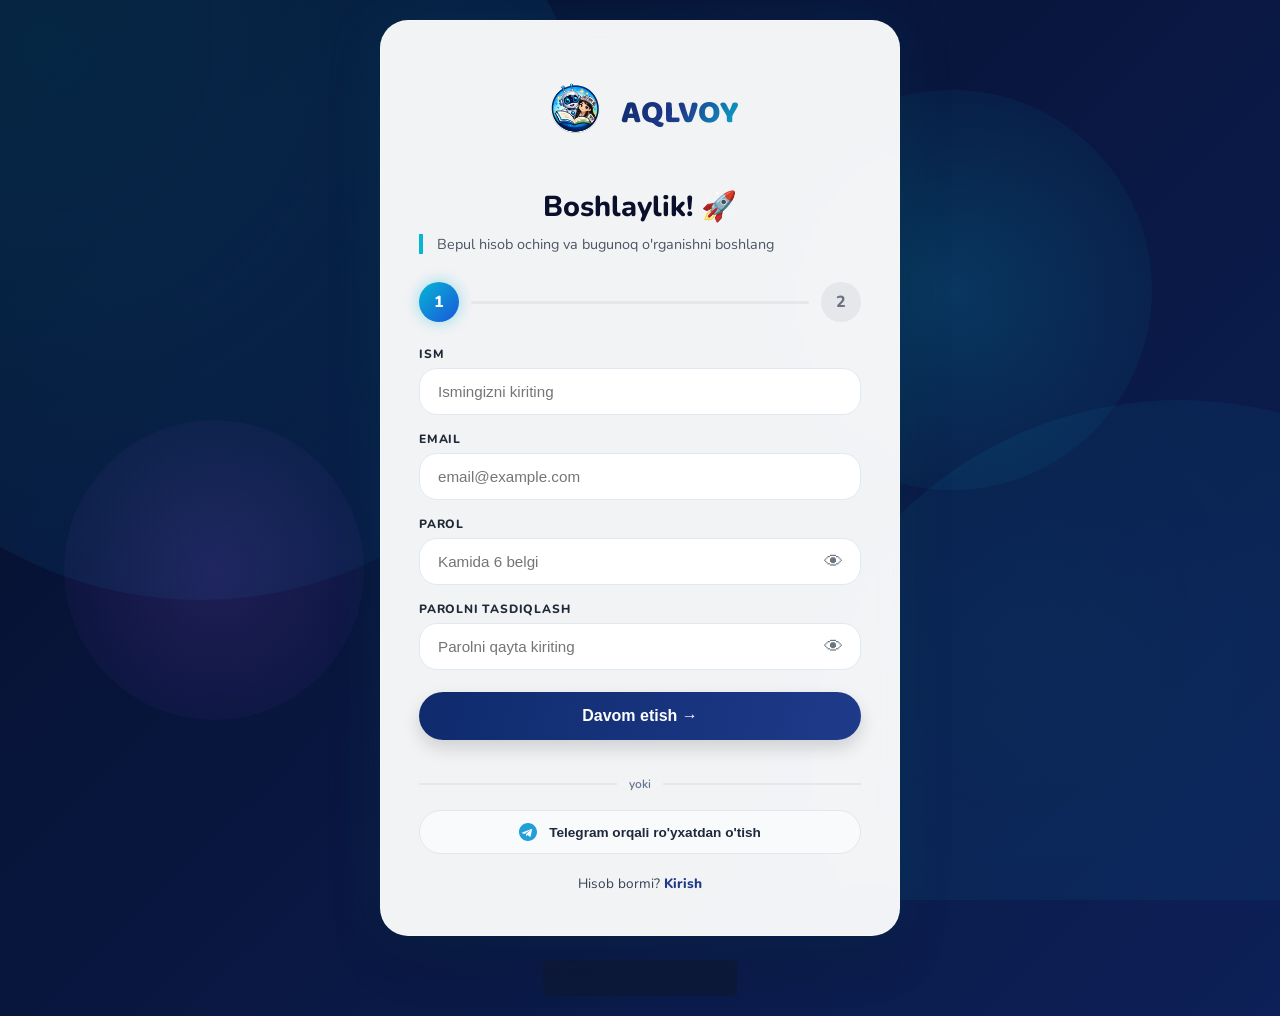
<file: frontend/register.html>
<!DOCTYPE html>
<html lang="uz">

<head>
    <meta charset="UTF-8">
    <meta name="viewport" content="width=device-width, initial-scale=1.0, user-scalable=yes">
    <title>Ro'yxatdan o'tish | AQLVOY — 3D aqlli ta'lim</title>
    <link rel="preconnect" href="https://fonts.googleapis.com">
    <link href="https://fonts.googleapis.com/css2?family=Nunito:wght@400;600;700;800;900&family=Baloo+2:wght@400;600;700;800&display=swap" rel="stylesheet">
    <style>
        * {
            margin: 0;
            padding: 0;
            box-sizing: border-box;
        }
        
        body {
            font-family: 'Nunito', sans-serif;
            background: linear-gradient(135deg, #050E2A 0%, #0D2057 25%, #051332 50%, #0a1c4f 75%, #050E2A 100%);
            background-size: 400% 400%;
            animation: bgShift 20s ease infinite;
            min-height: 100vh;
            overflow-x: hidden;
        }
        
        @keyframes bgShift {
            0%,
            100% {
                background-position: 0% 50%;
            }
            50% {
                background-position: 100% 50%;
            }
        }
        /* 3D fon effektlari */
        
        .bg-3d-effects {
            position: fixed;
            inset: 0;
            z-index: 1;
            overflow: hidden;
            pointer-events: none;
        }
        
        .globe-background {
            position: absolute;
            width: 800px;
            height: 800px;
            border-radius: 50%;
            background: radial-gradient(circle at 30% 30%, rgba(6, 182, 212, 0.15) 0%, rgba(26, 86, 219, 0.05) 100%);
            animation: rotateSlow 30s linear infinite;
        }
        
        @keyframes rotateSlow {
            0%,
            100% {
                transform: rotate(0deg) scale(1);
            }
            50% {
                transform: rotate(180deg) scale(1.1);
            }
        }
        
        .globe-1 {
            top: -200px;
            left: -200px;
        }
        
        .globe-2 {
            bottom: -300px;
            right: -300px;
            animation: rotateSlow 40s linear infinite reverse;
            opacity: 0.6;
        }
        
        .gradient-orb {
            position: absolute;
            border-radius: 50%;
            mix-blend-mode: screen;
        }
        
        .orb-1 {
            width: 400px;
            height: 400px;
            background: radial-gradient(circle, rgba(6, 182, 212, 0.2), transparent);
            top: 10%;
            right: 10%;
            animation: orbFloat 12s ease-in-out infinite;
        }
        
        .orb-2 {
            width: 300px;
            height: 300px;
            background: radial-gradient(circle, rgba(168, 85, 247, 0.15), transparent);
            bottom: 20%;
            left: 5%;
            animation: orbFloat 15s ease-in-out infinite reverse;
        }
        
        @keyframes orbFloat {
            0%,
            100% {
                transform: translate(0, 0);
            }
            25% {
                transform: translate(50px, -30px);
            }
            50% {
                transform: translate(0, -60px);
            }
            75% {
                transform: translate(-50px, -30px);
            }
        }
        
        .register-wrapper {
            min-height: 100vh;
            display: flex;
            align-items: center;
            justify-content: center;
            padding: 20px;
            position: relative;
            z-index: 10;
        }
        
        .register-container {
            max-width: 520px;
            margin: 0 auto;
            width: 100%;
        }
        /* Asosiy karta */
        
        .register-card {
            background: rgba(255, 255, 255, 0.95);
            border-radius: 28px;
            padding: 42px 38px;
            box-shadow: 0 25px 50px rgba(0, 0, 0, 0.15), 0 0 60px rgba(6, 182, 212, 0.1);
            position: relative;
            width: 100%;
            backdrop-filter: blur(10px);
            border: 1px solid rgba(255, 255, 255, 0.3);
            transform-style: preserve-3d;
            animation: cardSlideIn 0.8s cubic-bezier(0.16, 1, 0.3, 1);
            transition: transform 0.2s ease-out;
        }
        
        @keyframes cardSlideIn {
            from {
                opacity: 0;
                transform: translateY(40px) translateZ(-50px);
            }
            to {
                opacity: 1;
                transform: translateY(0) translateZ(0);
            }
        }
        /* Yuqori qism: rasm + AQLVOY matni yonma-yon */
        
        .modal-logo-row {
            display: flex;
            align-items: center;
            justify-content: center;
            gap: 12px;
            margin-bottom: 24px;
        }
        
        .modal-logo-row img {
            height: 100px;
            width: auto;
            object-fit: contain;
        }
        
        .logo-text {
            font-family: 'Baloo 2', cursive;
            font-size: 2rem;
            font-weight: 800;
            background: linear-gradient(125deg, #0F2B6D, #1E3A8A, #06b6d4);
            -webkit-background-clip: text;
            background-clip: text;
            color: transparent;
        }
        
        .modal-title {
            font-size: 1.8rem;
            font-weight: 800;
            color: #0A0F2C;
            margin-bottom: 8px;
            text-align: center;
        }
        
        .modal-sub {
            font-size: 0.9rem;
            color: #4b5563;
            margin-bottom: 28px;
            border-left: 4px solid #06b6d4;
            padding-left: 14px;
        }
        
        .form-label {
            display: block;
            font-size: 0.75rem;
            font-weight: 800;
            text-transform: uppercase;
            letter-spacing: 0.8px;
            color: #1f2937;
            margin-bottom: 6px;
            margin-top: 16px;
        }
        
        .form-input {
            width: 100%;
            padding: 14px 18px;
            font-size: 0.95rem;
            border: 1.5px solid #e2e8f0;
            border-radius: 18px;
            background: #ffffff;
            transition: all 0.3s cubic-bezier(0.16, 1, 0.3, 1);
            outline: none;
            font-weight: 500;
        }
        
        .form-input:focus {
            border-color: #06b6d4;
            box-shadow: 0 0 0 4px rgba(6, 182, 212, 0.15);
            transform: translateY(-3px) scale(1.01);
        }
        
        .pass-wrap {
            position: relative;
        }
        
        .pass-toggle {
            position: absolute;
            right: 18px;
            top: 50%;
            transform: translateY(-50%);
            background: transparent;
            border: none;
            font-size: 1.2rem;
            cursor: pointer;
            color: #6c757d;
            transition: 0.2s;
        }
        
        .pass-toggle:hover {
            color: #06b6d4;
        }
        
        .step-indicator {
            display: flex;
            align-items: center;
            gap: 12px;
            margin: 20px 0 24px;
        }
        
        .step {
            width: 40px;
            height: 40px;
            border-radius: 50%;
            display: flex;
            align-items: center;
            justify-content: center;
            font-weight: 800;
            background: #e5e7eb;
            color: #6b7280;
            transition: all 0.3s;
        }
        
        .step.active {
            background: linear-gradient(135deg, #06b6d4, #1a56db);
            color: white;
            box-shadow: 0 0 15px rgba(6, 182, 212, 0.4);
        }
        
        .step.done {
            background: #10b981;
            color: white;
        }
        
        .step-line {
            flex: 1;
            height: 3px;
            background: #e5e7eb;
            border-radius: 3px;
            transition: background 0.3s;
        }
        
        .step-line.done {
            background: #10b981;
        }
        
        .role-btns {
            display: grid;
            grid-template-columns: repeat(3, 1fr);
            gap: 12px;
            margin: 20px 0;
        }
        
        .role-btn {
            padding: 16px 8px;
            border-radius: 18px;
            border: 2px solid #e5e7eb;
            background: white;
            cursor: pointer;
            text-align: center;
            transition: all 0.3s cubic-bezier(0.16, 1, 0.3, 1);
        }
        
        .role-btn:hover {
            transform: translateY(-4px);
            border-color: #06b6d4;
        }
        
        .role-btn.selected {
            border-color: #06b6d4;
            background: rgba(6, 182, 212, 0.08);
            box-shadow: 0 0 20px rgba(6, 182, 212, 0.2);
        }
        
        .role-btn .icon {
            font-size: 1.8rem;
            margin-bottom: 6px;
        }
        
        .role-btn .label {
            font-size: 0.8rem;
            font-weight: 700;
        }
        
        .btn-modal-submit,
        .btn-submit {
            width: 100%;
            background: linear-gradient(105deg, #0F2B6D, #1E3A8A);
            border: none;
            padding: 15px;
            border-radius: 40px;
            font-weight: 800;
            font-size: 1rem;
            color: white;
            margin-top: 22px;
            margin-bottom: 16px;
            cursor: pointer;
            transition: all 0.3s cubic-bezier(0.16, 1, 0.3, 1);
            box-shadow: 0 8px 18px rgba(0, 0, 0, 0.15);
        }
        
        .btn-modal-submit:hover,
        .btn-submit:hover {
            background: linear-gradient(105deg, #1E3A8A, #2563eb);
            transform: translateY(-3px) scale(1.02);
            box-shadow: 0 15px 28px -8px #1e3a8a;
        }
        
        .btn-back {
            background: #eef2ff;
            border: none;
            padding: 12px 20px;
            border-radius: 40px;
            font-weight: 700;
            color: #1e3a8a;
            cursor: pointer;
            transition: 0.2s;
        }
        
        .btn-back:hover {
            background: #e0e7ff;
            transform: translateX(-3px);
        }
        
        .btn-telegram {
            width: 100%;
            background: #f8fafc;
            border: 1.5px solid #e2e8f0;
            padding: 12px;
            border-radius: 40px;
            font-weight: 700;
            font-size: 0.85rem;
            display: flex;
            align-items: center;
            justify-content: center;
            gap: 12px;
            cursor: pointer;
            transition: all 0.3s;
            margin-bottom: 12px;
            color: #1e293b;
        }
        
        .btn-telegram:hover {
            background: white;
            border-color: #06b6d4;
            transform: translateY(-2px);
            box-shadow: 0 8px 20px rgba(6, 182, 212, 0.15);
        }
        
        .divider {
            display: flex;
            align-items: center;
            gap: 12px;
            margin: 20px 0 18px;
        }
        
        .divider hr {
            flex: 1;
            border: none;
            height: 1.5px;
            background: #e2e8f0;
        }
        
        .divider span {
            font-size: 0.75rem;
            color: #64748b;
            font-weight: 600;
        }
        
        .modal-switch {
            text-align: center;
            font-size: 0.85rem;
            margin-top: 20px;
            color: #334155;
        }
        
        .modal-switch a {
            color: #1E3A8A;
            font-weight: 800;
            text-decoration: none;
            transition: 0.2s;
        }
        
        .modal-switch a:hover {
            color: #06b6d4;
            text-decoration: underline;
        }
        
        .terms-row {
            display: flex;
            align-items: center;
            gap: 10px;
            margin: 20px 0 18px;
            font-size: 0.8rem;
        }
        
        .terms-row input {
            width: 18px;
            height: 18px;
            accent-color: #06b6d4;
        }
        
        .terms-row a {
            color: #1e3a8a;
            text-decoration: none;
            font-weight: 600;
        }
        
        .modal-btns {
            display: flex;
            gap: 12px;
            margin-top: 10px;
        }
        
        .back-home {
            text-align: center;
            margin-top: 24px;
        }
        
        .back-home a {
            display: inline-flex;
            align-items: center;
            gap: 6px;
            color: rgba(255, 255, 255, 0.85);
            background: rgba(15, 25, 45, 0.55);
            backdrop-filter: blur(8px);
            padding: 8px 24px;
            border-radius: 60px;
            text-decoration: none;
            font-size: 0.8rem;
            font-weight: 600;
            transition: all 0.2s;
            border: 1px solid rgba(6, 182, 212, 0.3);
        }
        
        .back-home a:hover {
            background: #1e3a8acc;
            color: white;
            transform: translateX(-5px);
            border-color: #22d3ee;
        }
        
        @media (max-width: 550px) {
            .register-card {
                padding: 32px 24px;
            }
            .modal-title {
                font-size: 1.6rem;
            }
            .modal-logo-row img {
                height: 45px;
            }
            .logo-text {
                font-size: 1.6rem;
            }
            .role-btns {
                gap: 8px;
            }
            .role-btn .icon {
                font-size: 1.4rem;
            }
        }
    </style>
</head>

<body>
    <div class="bg-3d-effects">
        <div class="globe-background globe-1"></div>
        <div class="globe-background globe-2"></div>
        <div class="gradient-orb orb-1"></div>
        <div class="gradient-orb orb-2"></div>
    </div>

    <div class="register-wrapper">
        <div class="register-container">
            <div class="register-card" id="registerCard">
                <!-- Rasm + AQLVOY matni yonma-yon -->
                <div class="modal-logo-row">
                    <img src="image.png" alt="AQLVOY" onerror="this.style.display='none'">
                    <span class="logo-text">AQLVOY</span>
                </div>

                <!-- Step 1 -->
                <div id="step1">
                    <h2 class="modal-title">Boshlaylik! 🚀</h2>
                    <p class="modal-sub">Bepul hisob oching va bugunoq o'rganishni boshlang</p>

                    <div class="step-indicator">
                        <div class="step active" id="step1-indicator">1</div>
                        <div class="step-line" id="line1"></div>
                        <div class="step" id="step2-indicator">2</div>
                    </div>

                    <label class="form-label">Ism</label>
                    <input type="text" class="form-input" id="reg-name" placeholder="Ismingizni kiriting">

                    <label class="form-label">Email</label>
                    <input type="email" class="form-input" id="reg-email" placeholder="email@example.com">

                    <label class="form-label">Parol</label>
                    <div class="pass-wrap">
                        <input type="password" class="form-input" id="reg-pass" placeholder="Kamida 6 belgi">
                        <button type="button" class="pass-toggle" onclick="togglePass('reg-pass')">👁</button>
                    </div>

                    <label class="form-label">Parolni tasdiqlash</label>
                    <div class="pass-wrap">
                        <input type="password" class="form-input" id="reg-pass2" placeholder="Parolni qayta kiriting">
                        <button type="button" class="pass-toggle" onclick="togglePass('reg-pass2')">👁</button>
                    </div>

                    <button class="btn-modal-submit" onclick="goToStep2()">Davom etish →</button>

                    <div class="divider">
                        <hr><span>yoki</span>
                        <hr>
                    </div>

                    <button class="btn-telegram" onclick="telegramRegister()">
                    <svg width="18" height="18" viewBox="0 0 24 24" fill="#229ED9"><path d="M12 0C5.373 0 0 5.373 0 12s5.373 12 12 12 12-5.373 12-12S18.627 0 12 0zm5.562 8.248l-2.012 9.488c-.152.668-.553.831-1.12.516l-3.08-2.27-1.485 1.43c-.164.165-.303.303-.621.303l.221-3.138 5.718-5.166c.249-.22-.054-.343-.384-.122L7.28 14.565l-3.03-.946c-.659-.206-.672-.659.138-.975l11.835-4.563c.549-.2 1.028.134.84.967h-.501z"/></svg>
                    Telegram orqali ro'yxatdan o'tish
                </button>

                    <div class="modal-switch">Hisob bormi? <a href="login.html">Kirish</a></div>
                </div>

                <!-- Step 2 - Role Selection -->
                <div id="step2" style="display:none">
                    <h2 class="modal-title">Rolingizni tanlang 🎯</h2>
                    <p class="modal-sub">Platformadan qanday foydalanmoqchisiz?</p>

                    <div class="step-indicator">
                        <div class="step done" id="step1-indicator2">✓</div>
                        <div class="step-line done" id="line2"></div>
                        <div class="step active" id="step2-indicator2">2</div>
                    </div>

                    <div class="role-btns">
                        <div class="role-btn" onclick="selectRole('student', this)">
                            <div class="icon">🎓</div>
                            <div class="label">O'quvchi</div>
                        </div>
                        <div class="role-btn" onclick="selectRole('teacher', this)">
                            <div class="icon">👨‍🏫</div>
                            <div class="label">O'qituvchi</div>
                        </div>
                        <div class="role-btn" onclick="selectRole('parent', this)">
                            <div class="icon">👨‍👩‍👧</div>
                            <div class="label">Ota-ona</div>
                        </div>
                    </div>

                    <div id="student-fields" style="display:none">
                        <label class="form-label">Sinf</label>
                        <select class="form-input" id="student-class">
                        <option>1-sinf</option><option>2-sinf</option><option>3-sinf</option>
                        <option>4-sinf</option>
                    </select>
                    </div>

                    <div id="teacher-fields" style="display:none">
                        <label class="form-label">Qaysi fandan o'qitasiz?</label>
                        <select class="form-input" id="teacher-subject">
                        <option>Matematika</option><option>Fizika</option><option>Kimyo</option>
                        <option>Biologiya</option><option>Ingliz tili</option><option>Tarix</option>
                    </select>
                        <label class="form-label" style="margin-top:12px">Tajriba (yil)</label>
                        <select class="form-input" id="teacher-exp">
                        <option>1-3 yil</option><option>3-5 yil</option><option>5-10 yil</option><option>10+ yil</option>
                    </select>
                    </div>

                    <div id="parent-fields" style="display:none">
                        <label class="form-label">Farzandingiz ismi</label>
                        <input type="text" class="form-input" id="child-name" placeholder="Farzandingizning ismi">
                        <label class="form-label" style="margin-top:12px">Farzandingizning sinfi</label>
                        <select class="form-input" id="child-class">
                        <option>1-sinf</option><option>2-sinf</option><option>3-sinf</option>
                        <option>4-sinf</option>
                    </select>
                    </div>

                    <div class="terms-row">
                        <input type="checkbox" id="terms-checkbox">
                        <label><a href="#">Foydalanish shartlari</a> va <a href="#">Maxfiylik siyosati</a>ga roziman</label>
                    </div>

                    <div class="modal-btns">
                        <button class="btn-back" onclick="goToStep1()">← Orqaga</button>
                        <button class="btn-submit" onclick="completeRegistration()">Ro'yxatdan o'tish 🎉</button>
                    </div>
                </div>
            </div>

            <!-- Bosh sahifaga qaytish - pastda -->
            <div class="back-home">
                <a href="index.html">← Bosh sahifaga qaytish</a>
            </div>
        </div>
    </div>

    <script>
    let selectedRole = null;
    let regUserName = '';
    let regUserEmail = '';

    function togglePass(id) {
        const input = document.getElementById(id);
        input.type = input.type === 'password' ? 'text' : 'password';
    }

    function goToStep2() {
        const name = document.getElementById('reg-name').value.trim();
        const email = document.getElementById('reg-email').value.trim();
        const pass = document.getElementById('reg-pass').value;
        const pass2 = document.getElementById('reg-pass2').value;

        if (!name) {
            alert('Ismingizni kiriting');
            return;
        }
        if (!email || !email.includes('@')) {
            alert("Email noto\'g\'ri");
            return;
        }
        if (pass.length < 6) {
            alert('Parol kamida 6 belgi');
            return;
        }
        if (pass !== pass2) {
            alert('Parollar mos kelmadi');
            return;
        }

        regUserName = name;
        regUserEmail = email;
        document.getElementById('step1').style.display = 'none';
        document.getElementById('step2').style.display = 'block';
    }

    function goToStep1() {
        document.getElementById('step1').style.display = 'block';
        document.getElementById('step2').style.display = 'none';
        selectedRole = null;
        document.querySelectorAll('.role-btn').forEach(btn => btn.classList.remove('selected'));
        document.getElementById('student-fields').style.display = 'none';
        document.getElementById('teacher-fields').style.display = 'none';
        document.getElementById('parent-fields').style.display = 'none';
    }

    function selectRole(role, btnElement) {
        selectedRole = role;
        document.querySelectorAll('.role-btn').forEach(btn => btn.classList.remove('selected'));
        btnElement.classList.add('selected');
        document.getElementById('student-fields').style.display = role === 'student' ? 'block' : 'none';
        document.getElementById('teacher-fields').style.display = role === 'teacher' ? 'block' : 'none';
        document.getElementById('parent-fields').style.display = role === 'parent' ? 'block' : 'none';
    }

    async function completeRegistration() {
        if (!selectedRole) {
            alert('Rolingizni tanlang');
            return;
        }
        const terms = document.getElementById('terms-checkbox').checked;
        if (!terms) {
            alert('Foydalanish shartlariga rozilik bering');
            return;
        }

        const payload = {
            name: regUserName,
            email: regUserEmail,
            password: document.getElementById('reg-pass').value,
            role: selectedRole,
            student_class: selectedRole === 'student' ? document.getElementById('student-class').value : null,
            teacher_subject: selectedRole === 'teacher' ? document.getElementById('teacher-subject').value : null,
            teacher_exp: selectedRole === 'teacher' ? document.getElementById('teacher-exp').value : null,
            child_name: selectedRole === 'parent' ? (document.getElementById('child-name').value.trim() || 'Farzand') : null,
            child_class: selectedRole === 'parent' ? document.getElementById('child-class').value : null,
        };

        const submitBtn = document.querySelector('#step2 .btn-submit');
        const originalText = submitBtn.innerText;
        submitBtn.innerText = 'Yuborilmoqda...';
        submitBtn.disabled = true;

        try {
            const response = await apiRequest('/api/auth/register', {
                method: 'POST',
                body: JSON.stringify(payload),
            });
            persistUserSession(response.user);
            window.location.href = routeForRole(response.user.role);
        } catch (error) {
            alert(error.message);
        } finally {
            submitBtn.innerText = originalText;
            submitBtn.disabled = false;
        }
    }

    function telegramRegister() {
        window.open('https://t.me/aqlvoyai', '_blank');
        alert("Telegram botimiz orqali tezda ro'yxatdan o'tishingiz mumkin!");
    }
</script>
<script src="app-api.js"></script>
</body>

</html>
</file>
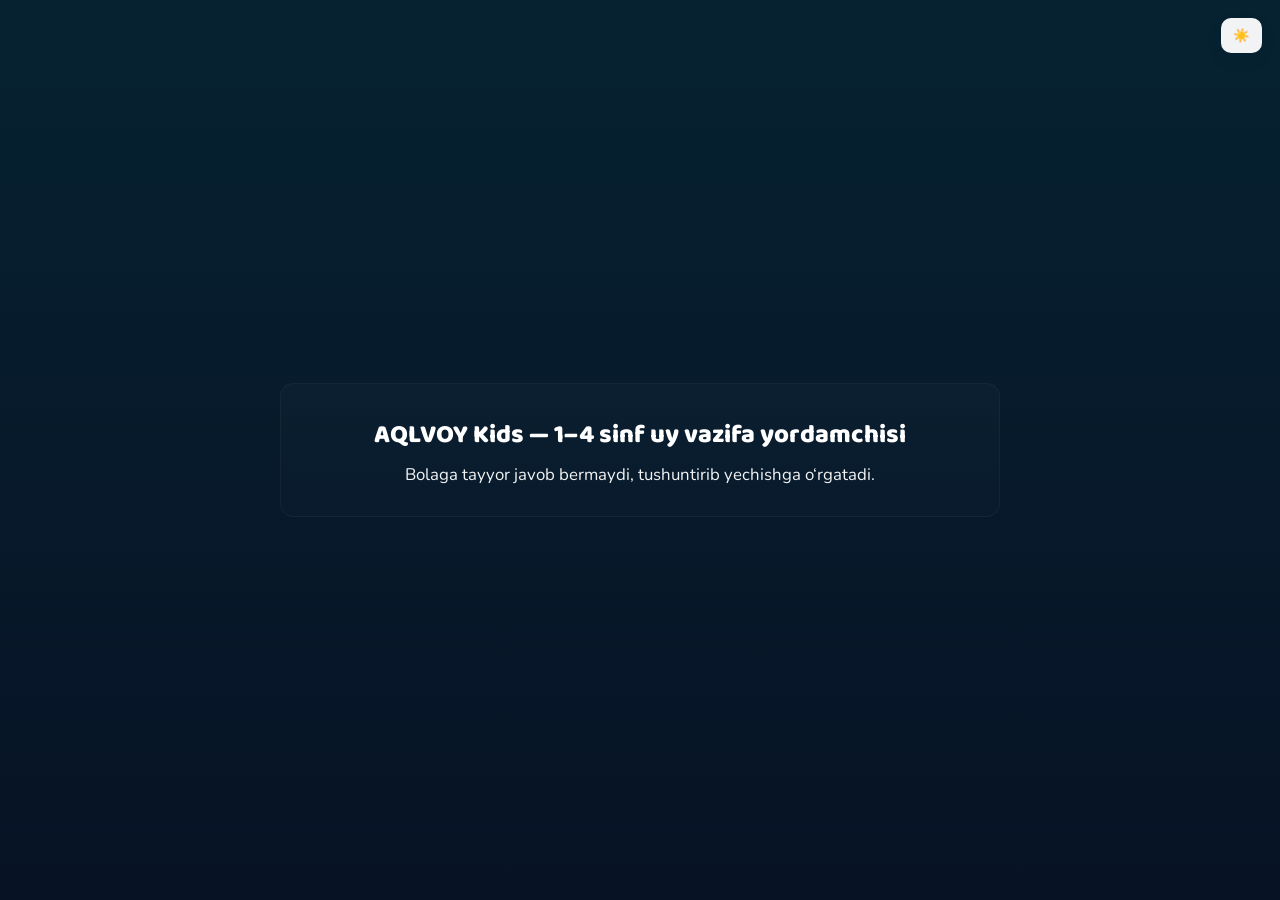
<file: frontend/student.html>
<!DOCTYPE html>
<html lang="uz">

<head>
    <meta charset="UTF-8">
    <meta name="viewport" content="width=device-width, initial-scale=1.0">
    <title>O'quvchi paneli | AQLVOY</title>
    <link rel="preconnect" href="https://fonts.googleapis.com">
    <link href="https://fonts.googleapis.com/css2?family=Nunito:wght@400;600;700;800;900&family=Baloo+2:wght@400;600;700;800&display=swap" rel="stylesheet">
    <style>
         :root {
            --dark-bg: #0a0a0f;
            --card-bg: #14141c;
            --cyan-400: #22d3ee;
            --cyan-500: #06b6d4;
            --blue-600: #2563eb;
            /* Button & text tokens */
            --btn-bg: var(--cyan-500);
            --btn-text: #031124;
            --text: #e6f0ff;
            --muted: rgba(230, 240, 255, 0.6);
            --muted-2: rgba(230, 240, 255, 0.35);
            --accent: var(--cyan-500);
            /* UI variables */
            --bg: var(--dark-bg);
            --card: var(--card-bg);
            --glass: rgba(255, 255, 255, 0.04);
        }
        /* Light mode variables */
        
        body.light-mode {
            /* Ensure both variable sets used across the file are overridden */
            --dark-bg: #f6f8fb;
            /* page background in light mode */
            --card-bg: #ffffff;
            /* cards / panels in light mode */
            --bg: var(--dark-bg);
            --card: var(--card-bg);
            --text: #0d1b4b;
            --muted: #6b7280;
            --btn-bg: var(--blue-600);
            --btn-text: #ffffff;
            --muted-2: rgba(13, 27, 75, 0.12);
            --glass: rgba(13, 27, 75, 0.04);
            background: var(--bg);
            color: var(--text);
        }
        /* Explicit color rules to prevent text/button colors from merging */
        /* Global text color */
        
        body,
        .dash-title,
        .sidebar-logo,
        .splash-kids-title,
        .dash-card-title,
        .subject-card h3,
        .ai-chat-header {
            color: var(--text) !important;
        }
        /* Muted texts */
        
        .sidebar-item,
        .activity-time,
        .dash-table th,
        .dash-table td,
        .sidebar-role {
            color: var(--muted) !important;
        }
        /* Buttons and interactive controls */
        
        .ai-send,
        #theme-toggle-btn,
        .lang-select,
        .theme-toggle {
            background: var(--btn-bg) !important;
            color: var(--btn-text) !important;
            border-color: transparent !important;
        }
        /* Demo chips: ensure readable text and clear hover */
        
        .demo-chip {
            color: var(--text) !important;
            background: rgba(255, 255, 255, 0.03);
            border-color: rgba(255, 255, 255, 0.06);
        }
        
        .demo-chip:hover {
            background: linear-gradient(90deg, rgba(6, 182, 212, 0.12), rgba(37, 99, 235, 0.12));
            color: var(--btn-text) !important;
        }
        /* Sidebar active item should use accent color for clear state */
        
        .sidebar-item.active {
            background: rgba(6, 182, 212, 0.12) !important;
            color: var(--accent) !important;
        }
        /* Inputs keep readable text */
        
        .ai-input {
            color: var(--text) !important;
            background: rgba(255, 255, 255, 0.03) !important;
            border-color: rgba(255, 255, 255, 0.06) !important;
        }
        /* Card elevation so stat/dash cards don't blend into the background */
        
        .stat-card,
        .dash-card,
        .subject-card,
        .ai-chat {
            background: var(--card) !important;
            border: 1px solid rgba(255, 255, 255, 0.06) !important;
            box-shadow: 0 10px 30px rgba(2, 6, 23, 0.55);
            backdrop-filter: blur(6px);
            transition: transform 0.14s ease, box-shadow 0.14s ease;
        }
        
        .stat-card:hover,
        .dash-card:hover,
        .subject-card:hover {
            transform: translateY(-6px);
            box-shadow: 0 18px 42px rgba(2, 6, 23, 0.65);
        }
        /* Light-mode card styles */
        
        body.light-mode .stat-card,
        body.light-mode .dash-card,
        body.light-mode .subject-card,
        body.light-mode .ai-chat {
            border: 1px solid rgba(13, 27, 75, 0.06) !important;
            box-shadow: 0 8px 22px rgba(13, 27, 75, 0.04) !important;
            backdrop-filter: none !important;
        }
        /* Light-mode component overrides */
        
        body.light-mode .dashboard,
        body.light-mode {
            background: var(--bg) !important;
            color: var(--text) !important;
        }
        
        body.light-mode .sidebar {
            background: var(--card) !important;
            border-right: 1px solid rgba(13, 27, 75, 0.06) !important;
            color: var(--text) !important;
        }
        
        body.light-mode .dash-main {
            background: var(--bg) !important;
            color: var(--text) !important;
        }
        
        body.light-mode .dash-card,
        body.light-mode .stat-card,
        body.light-mode .subject-card,
        body.light-mode .ai-chat {
            background: var(--card) !important;
            border: 1px solid rgba(13, 27, 75, 0.06) !important;
            color: var(--text) !important;
            box-shadow: none !important;
        }
        
        body.light-mode .stat-card .sc-value {
            color: var(--text) !important;
        }
        
        body.light-mode .progress-bar-wrap {
            background: rgba(13, 27, 75, 0.04) !important;
        }
        
        body.light-mode .progress-bar::after {
            background: linear-gradient(180deg, rgba(255, 255, 255, 0.06), rgba(255, 255, 255, 0.02)) !important;
        }
        
        body.light-mode .sidebar-item {
            color: rgba(13, 27, 75, 0.8) !important;
        }
        
        body.light-mode .sidebar-item:hover {
            background: rgba(13, 27, 75, 0.02) !important;
        }
        
        body.light-mode .sidebar-item.active {
            background: rgba(6, 182, 212, 0.08) !important;
            color: var(--cyan-500) !important;
        }
        
        body.light-mode .ai-input,
        body.light-mode .demo-chip {
            background: rgba(13, 27, 75, 0.03) !important;
            color: var(--text) !important;
            border-color: rgba(13, 27, 75, 0.06) !important;
        }
        
        body.light-mode .splash-kids {
            background: linear-gradient(135deg, rgba(6, 182, 212, 0.06), rgba(59, 130, 246, 0.04)) !important;
            border: 1px solid rgba(13, 27, 75, 0.04) !important;
            color: var(--text) !important;
        }
        
        body.light-mode .splash-kids-title,
        body.light-mode .splash-kids-desc,
        body.light-mode .dash-title,
        body.light-mode .sidebar-logo {
            color: var(--text) !important;
        }
        /* Theme toggle button in light mode */
        
        body.light-mode #theme-toggle-btn {
            background: rgba(255, 255, 255, 0.95) !important;
            color: #0d1b4b !important;
            box-shadow: 0 6px 18px rgba(13, 27, 75, 0.06);
        }
        
        * {
            margin: 0;
            padding: 0;
            box-sizing: border-box;
        }
        
        body {
            font-family: 'Nunito', sans-serif;
            background: var(--dark-bg);
            color: white;
        }
        
        .dashboard {
            display: block;
            min-height: 100vh;
            background: var(--dark-bg);
        }
        /* Splash - AQLVOY Kids block (student page only) */
        
        .splash-kids {
            background: linear-gradient(135deg, rgba(6, 182, 212, 0.04), rgba(59, 130, 246, 0.03));
            border: 1px solid rgba(255, 255, 255, 0.04);
            padding: 18px 20px;
            border-radius: 12px;
            margin-bottom: 18px;
            display: flex;
            flex-direction: column;
            gap: 6px;
            align-items: flex-start;
        }
        
        .splash-kids-title {
            font-family: 'Baloo 2', cursive;
            font-weight: 800;
            color: #FFFFFF;
            font-size: 1.25rem;
            line-height: 1.1;
        }
        
        .splash-kids-desc {
            color: rgba(255, 255, 255, 0.9);
            font-size: 0.98rem;
            margin: 0;
        }
        
        .dash-layout {
            display: flex;
            min-height: 100vh;
        }
        
        .sidebar {
            width: 260px;
            background: var(--card-bg);
            border-right: 1px solid rgba(255, 255, 255, 0.1);
            padding: 28px 20px;
            position: fixed;
            top: 0;
            left: 0;
            bottom: 0;
            overflow-y: auto;
        }
        
        .dash-main {
            margin-left: 260px;
            flex: 1;
            padding: 32px 40px;
        }
        
        .dash-header {
            display: flex;
            justify-content: space-between;
            margin-bottom: 36px;
            flex-wrap: wrap;
        }
        
        .dash-title {
            font-size: 1.8rem;
            font-weight: 800;
        }
        
        .stats-grid {
            display: grid;
            grid-template-columns: repeat(auto-fit, minmax(200px, 1fr));
            gap: 20px;
            margin-bottom: 32px;
        }
        
        .stat-card {
            background: var(--card-bg);
            border-radius: 16px;
            padding: 24px;
        }
        
        .stat-card .sc-label {
            font-size: 0.75rem;
            color: var(--cyan-400);
            margin-bottom: 12px;
        }
        
        .stat-card .sc-value {
            font-size: 2.2rem;
            font-weight: 800;
            color: white;
        }
        
        .dash-grid {
            display: grid;
            grid-template-columns: 2fr 1fr;
            gap: 24px;
        }
        
        .dash-card {
            background: var(--card-bg);
            border: 1px solid rgba(255, 255, 255, 0.1);
            border-radius: 16px;
            padding: 28px;
            margin-bottom: 20px;
        }
        
        .dash-card-title {
            font-size: 1rem;
            font-weight: 700;
            margin-bottom: 20px;
            display: flex;
            justify-content: space-between;
        }
        
        .progress-row {
            display: flex;
            align-items: center;
            gap: 14px;
            margin-bottom: 16px;
        }
        
        .progress-label {
            flex: 1;
            font-size: 0.85rem;
        }
        
        .progress-bar-wrap {
            position: relative;
            flex: 2;
            height: 12px;
            background: rgba(255, 255, 255, 0.06);
            border-radius: 10px;
            overflow: visible;
            perspective: 800px;
        }
        /* 3D-looking progress bar */
        
        .progress-bar {
            height: 100%;
            border-radius: 10px;
            transform-origin: left center;
            transition: width 1s cubic-bezier(.2, .9, .2, 1), box-shadow 0.3s;
            box-shadow: 0 8px 22px rgba(0, 0, 0, 0.45), inset 0 -6px 18px rgba(255, 255, 255, 0.03);
            position: relative;
            z-index: 1;
            background: linear-gradient(90deg, rgba(34, 211, 238, 0.95), rgba(59, 130, 246, 0.95));
        }
        
        .progress-bar::after {
            content: '';
            position: absolute;
            left: 0;
            right: 0;
            top: 0;
            height: 50%;
            background: linear-gradient(180deg, rgba(255, 255, 255, 0.22), rgba(255, 255, 255, 0.02));
            border-radius: 10px 10px 0 0;
            pointer-events: none;
            mix-blend-mode: overlay;
        }
        /* subtle tilt */
        
        .progress-bar.animate {
            animation: tilt 2.2s ease-in-out infinite;
        }
        
        @keyframes tilt {
            0% {
                transform: rotateX(6deg);
            }
            50% {
                transform: rotateX(2deg);
            }
            100% {
                transform: rotateX(6deg);
            }
        }
        /* small animated subject icon wrapper */
        
        .subject-icon-anim {
            display: inline-block;
            vertical-align: middle;
            width: 18px;
            height: 18px;
        }
        
        .subject-icon-anim .orbit {
            transform-origin: 50% 50%;
            animation: orbit 6s linear infinite;
        }
        
        @keyframes orbit {
            from {
                transform: rotate(0deg);
            }
            to {
                transform: rotate(360deg);
            }
        }
        /* header controls */
        
        .header-controls {
            display: flex;
            gap: 10px;
            align-items: center;
            margin-left: auto;
        }
        
        .lang-select,
        .theme-toggle {
            background: var(--glass);
            color: var(--text);
            border: 1px solid rgba(255, 255, 255, 0.06);
            padding: 8px 10px;
            border-radius: 8px;
            cursor: pointer;
        }
        
        body.light-mode .lang-select,
        body.light-mode .theme-toggle {
            border-color: rgba(13, 27, 75, 0.06);
        }
        
        .activity-item {
            display: flex;
            gap: 14px;
            padding: 12px 0;
            border-bottom: 1px solid rgba(255, 255, 255, 0.08);
        }
        
        .activity-dot {
            width: 8px;
            height: 8px;
            border-radius: 50%;
            margin-top: 6px;
            background: var(--cyan-400);
        }
        
        .activity-text {
            font-size: 0.85rem;
        }
        
        .activity-time {
            font-size: 0.72rem;
            color: rgba(255, 255, 255, 0.5);
        }
        
        .sidebar-logo {
            font-family: 'Baloo 2', cursive;
            font-size: 1.4rem;
            font-weight: 800;
            color: white;
            margin-bottom: 32px;
        }
        
        .sidebar-user {
            display: flex;
            align-items: center;
            gap: 12px;
            background: rgba(255, 255, 255, 0.08);
            border-radius: 12px;
            padding: 12px 14px;
            margin-bottom: 28px;
        }
        
        .sidebar-avatar {
            width: 38px;
            height: 38px;
            border-radius: 50%;
            background: linear-gradient(135deg, var(--cyan-500), var(--blue-600));
            display: flex;
            align-items: center;
            justify-content: center;
            font-weight: 700;
        }
        
        .sidebar-uname {
            font-weight: 600;
            font-size: 0.88rem;
        }
        
        .sidebar-role {
            font-size: 0.72rem;
            color: rgba(255, 255, 255, 0.6);
        }
        
        .sidebar-item {
            display: flex;
            align-items: center;
            gap: 10px;
            padding: 10px 12px;
            border-radius: 10px;
            cursor: pointer;
            color: rgba(255, 255, 255, 0.6);
            font-size: 0.88rem;
            margin-bottom: 4px;
        }
        
        .sidebar-item:hover {
            background: rgba(255, 255, 255, 0.08);
            color: white;
        }
        
        .sidebar-item.active {
            background: rgba(6, 182, 212, 0.12);
            color: var(--cyan-400);
        }
        
        .sidebar-logout {
            display: flex;
            align-items: center;
            gap: 10px;
            padding: 10px 12px;
            border-radius: 10px;
            cursor: pointer;
            color: #ff6b6b;
            margin-top: 20px;
        }
        
        .sidebar-logout:hover {
            background: rgba(255, 107, 107, 0.1);
        }
        
        .subjects-grid {
            display: grid;
            grid-template-columns: repeat(4, 1fr);
            gap: 20px;
        }
        
        .subject-card {
            background: var(--card-bg);
            border-radius: 16px;
            padding: 24px;
            text-align: center;
            cursor: pointer;
            transition: transform 0.2s;
        }
        
        .subject-card:hover {
            transform: translateY(-3px);
            background: #1a1a24;
        }
        
        .subject-card .icon {
            font-size: 2rem;
            margin-bottom: 12px;
        }
        
        .subject-card h3 {
            font-size: 1rem;
            color: white;
        }
        
        .badge {
            display: inline-block;
            padding: 3px 10px;
            border-radius: 50px;
            font-size: 0.72rem;
            font-weight: 600;
        }
        
        .badge.blue {
            background: rgba(6, 182, 212, 0.12);
            color: var(--cyan-400);
        }
        
        .badge.gold {
            background: rgba(255, 196, 74, 0.12);
            color: #ffc94a;
        }
        
        .ai-chat {
            border: 1px solid rgba(255, 255, 255, 0.1);
            border-radius: 16px;
            overflow: hidden;
        }
        
        .ai-chat-header {
            padding: 16px 20px;
            background: rgba(6, 182, 212, 0.1);
            border-bottom: 1px solid rgba(255, 255, 255, 0.1);
            font-weight: 700;
        }
        
        .ai-messages {
            height: 300px;
            overflow-y: auto;
            padding: 16px;
            display: flex;
            flex-direction: column;
            gap: 12px;
        }
        
        .msg-bubble {
            padding: 10px 14px;
            border-radius: 14px;
            font-size: 0.85rem;
            max-width: 85%;
        }
        
        .msg.bot .msg-bubble {
            background: rgba(255, 255, 255, 0.08);
        }
        
        .msg.user {
            display: flex;
            justify-content: flex-end;
        }
        
        .msg.user .msg-bubble {
            background: linear-gradient(135deg, var(--cyan-500), var(--blue-600));
        }
        
        .ai-input-row {
            padding: 12px;
            border-top: 1px solid rgba(255, 255, 255, 0.1);
            display: flex;
            gap: 8px;
        }
        
        .ai-input {
            flex: 1;
            background: rgba(255, 255, 255, 0.05);
            border: 1px solid rgba(255, 255, 255, 0.1);
            border-radius: 10px;
            padding: 10px 14px;
            color: white;
            outline: none;
        }
        
        .ai-input:focus {
            border-color: var(--cyan-500);
        }
        
        .ai-send {
            width: 38px;
            height: 38px;
            background: var(--cyan-500);
            border: none;
            border-radius: 10px;
            cursor: pointer;
            color: white;
            font-size: 1.2rem;
        }
        
        .ai-send:hover {
            background: var(--cyan-400);
        }
        
        .demo-chip {
            background: rgba(255, 255, 255, 0.08);
            border: 1px solid rgba(255, 255, 255, 0.1);
            border-radius: 20px;
            padding: 8px 16px;
            color: white;
            cursor: pointer;
            font-size: 0.8rem;
            transition: all 0.2s;
        }
        
        .demo-chip:hover {
            background: var(--cyan-500);
            border-color: var(--cyan-500);
        }
        
        .dash-table {
            width: 100%;
            border-collapse: collapse;
            font-size: 0.85rem;
        }
        
        .dash-table th {
            text-align: left;
            padding: 10px 14px;
            color: rgba(255, 255, 255, 0.5);
            border-bottom: 1px solid rgba(255, 255, 255, 0.08);
        }
        
        .dash-table td {
            padding: 12px 14px;
            border-bottom: 1px solid rgba(255, 255, 255, 0.08);
        }
        
        .hamburger {
            display: none;
            position: fixed;
            top: 20px;
            left: 20px;
            z-index: 100;
            background: var(--cyan-500);
            border: none;
            color: white;
            font-size: 1.5rem;
            padding: 8px 14px;
            border-radius: 8px;
            cursor: pointer;
        }
        
        @media (max-width: 768px) {
            .sidebar {
                transform: translateX(-100%);
                transition: transform 0.3s;
                z-index: 99;
            }
            .sidebar.open {
                transform: translateX(0);
            }
            .dash-main {
                margin-left: 0;
                padding: 20px;
            }
            .hamburger {
                display: block;
            }
            .subjects-grid {
                grid-template-columns: repeat(2, 1fr);
            }
            .dash-grid {
                grid-template-columns: 1fr;
            }
        }
    </style>
</head>

<body>

    <!-- Fullscreen Kids splash for student page -->
    <div id="splash" style="position:fixed;inset:0;display:flex;align-items:center;justify-content:center;z-index:9999;background:linear-gradient(180deg,#062231 0%,#071225 100%);">
        <div style="text-align:center;padding:30px 28px;border-radius:14px;background:linear-gradient(180deg,rgba(255,255,255,0.02),rgba(255,255,255,0.01));border:1px solid rgba(255,255,255,0.04);max-width:720px;width:90%;">
            <div style="font-family:'Baloo 2',cursive;font-weight:800;color:#fff;font-size:1.6rem;margin-bottom:8px;">AQLVOY Kids — 1–4 sinf uy vazifa yordamchisi</div>
            <div style="color:rgba(255,255,255,0.95);font-size:1.05rem;">Bolaga tayyor javob bermaydi, tushuntirib yechishga o‘rgatadi.</div>
        </div>
    </div>

    <!-- Theme toggle button -->
    <button id="theme-toggle-btn" aria-label="Toggle theme" title="Toggle theme" style="position:fixed;top:18px;right:18px;z-index:10010;border:none;padding:10px 12px;border-radius:10px;background:rgba(255,255,255,0.06);color:white;backdrop-filter:blur(6px);cursor:pointer">🌙</button>




    <div class="dashboard">
        <div class="dash-layout">
            <div class="sidebar" id="sidebar">
                <div class="sidebar-logo">AQLVOY</div>
                <div class="sidebar-user">
                    <div class="sidebar-avatar" id="user-avatar">U</div>
                    <div>
                        <div class="sidebar-uname" id="user-name">User</div>
                        <div class="sidebar-role">🎓 O'quvchi · <span id="user-class">9-sinf</span></div>
                    </div>
                </div>

                <div class="sidebar-item active" onclick="showTab('home')">
                    <svg width="20" height="20" viewBox="0 0 24 24" fill="none" stroke="currentColor" stroke-width="2" stroke-linecap="round" stroke-linejoin="round">
                        <path d="M3 9l9-7 9 7v11a2 2 0 0 1-2 2h-5v-8H9v8H4a2 2 0 0 1-2-2z"/>
                    </svg> Bosh sahifa
                </div>

                <div class="sidebar-item" onclick="showTab('subjects')">
                    <svg width="20" height="20" viewBox="0 0 24 24" fill="none" stroke="currentColor" stroke-width="2" stroke-linecap="round" stroke-linejoin="round">
                        <path d="M4 19.5A2.5 2.5 0 0 1 6.5 17H20"/>
                        <path d="M6.5 2H20v20H6.5A2.5 2.5 0 0 1 4 19.5v-15A2.5 2.5 0 0 1 6.5 2z"/>
                    </svg> Fanlar
                </div>

                <div class="sidebar-item" onclick="showTab('ai')">
                    <svg width="20" height="20" viewBox="0 0 24 24" fill="none" stroke="currentColor" stroke-width="2" stroke-linecap="round" stroke-linejoin="round">
                        <rect x="3" y="8" width="18" height="12" rx="2"/>
                        <line x1="8" y1="4" x2="10" y2="8"/>
                        <line x1="16" y1="4" x2="14" y2="8"/>
                        <circle cx="9" cy="13" r="1.5"/>
                        <circle cx="15" cy="13" r="1.5"/>
                        <path d="M10 17h4"/>
                    </svg> AI Ustoz
                </div>

                <div class="sidebar-item" onclick="showTab('tasks')">
                    <svg width="20" height="20" viewBox="0 0 24 24" fill="none" stroke="currentColor" stroke-width="2" stroke-linecap="round" stroke-linejoin="round">
                        <path d="M22 11.08V12a10 10 0 1 1-5.93-9.14"/>
                        <polyline points="22 4 12 14.01 9 11.01"/>
                    </svg> Vazifalar
                </div>

                <div class="sidebar-item" onclick="showTab('rating')">
                    <svg width="20" height="20" viewBox="0 0 24 24" fill="none" stroke="currentColor" stroke-width="2" stroke-linecap="round" stroke-linejoin="round">
                        <path d="M12 15v4m-3-1h6"/>
                        <path d="M8 7h8l2 5-3 3H9L6 12z"/>
                        <path d="M8 2h8l2 5-3 3H9L6 7z"/>
                    </svg> Reyting
                </div>

                <div class="sidebar-logout" onclick="logout()">
                    <svg width="20" height="20" viewBox="0 0 24 24" fill="none" stroke="currentColor" stroke-width="2" stroke-linecap="round" stroke-linejoin="round">
                        <path d="M9 21H5a2 2 0 0 1-2-2V5a2 2 0 0 1 2-2h4"/>
                        <polyline points="16 17 21 12 16 7"/>
                        <line x1="21" y1="12" x2="9" y2="12"/>
                    </svg> Chiqish
                </div>
            </div>

            <main class="dash-main">
                <button class="hamburger" onclick="toggleSidebar()">☰</button>

                <!-- Home Tab -->
                <div id="home-tab">
                    <!-- AQLVOY Kids splash (student page) -->
                    <div class="splash-kids" role="region" aria-label="AQLVOY Kids">
                        <div class="splash-kids-title">AQLVOY Kids — 1–4 sinf uy vazifa yordamchisi</div>
                        <div class="splash-kids-desc">Bolaga tayyor javob bermaydi, tushuntirib yechishga o‘rgatadi.</div>
                    </div>
                    <div class="dash-header">
                        <div class="dash-title">Xush kelibsiz! 👋 <span id="greeting-name"></span></div>
                    </div>
                    <div class="stats-grid">
                        <div class="stat-card">
                            <div class="sc-label">Bajarilgan vazifalar</div>
                            <div class="sc-value">24</div>
                        </div>
                        <div class="stat-card">
                            <div class="sc-label">Umumiy ball</div>
                            <div class="sc-value">1,840</div>
                        </div>
                        <div class="stat-card">
                            <div class="sc-label">Streak (kun)</div>
                            <div class="sc-value">7</div>
                        </div>
                        <div class="stat-card">
                            <div class="sc-label">O'rtacha baho</div>
                            <div class="sc-value">4.7</div>
                        </div>
                    </div>
                    <div class="dash-grid">
                        <div class="dash-card">
                            <div class="dash-card-title">Fan bo'yicha progress</div>
                            <div class="progress-row">
                                <span class="progress-label">
        <svg width="18" height="18" viewBox="0 0 24 24" fill="none" stroke="#10b981" stroke-width="2" stroke-linecap="round" stroke-linejoin="round" style="display: inline-block; vertical-align: middle; margin-right: 6px;">
            <path d="M5 12h14M12 5l-4 7 4 2 4-2-4-7z"/>
            <circle cx="12" cy="12" r="10"/>
        </svg>
        Matematika
    </span>
                                <div class="progress-bar-wrap">
                                    <div class="progress-bar" style="width:78%"></div>
                                </div>
                                <span>78%</span>
                            </div>
                            <div class="progress-row">
                                <span class="progress-label">
        <svg width="18" height="18" viewBox="0 0 24 24" fill="none" stroke="#3b82f6" stroke-width="2" stroke-linecap="round" stroke-linejoin="round" style="display: inline-block; vertical-align: middle; margin-right: 6px;">
            <circle cx="12" cy="12" r="2"/>
            <ellipse cx="12" cy="12" rx="7" ry="3" transform="rotate(0 12 12)"/>
            <ellipse cx="12" cy="12" rx="7" ry="3" transform="rotate(60 12 12)"/>
            <ellipse cx="12" cy="12" rx="7" ry="3" transform="rotate(120 12 12)"/>
        </svg>
        Fizika
    </span>
                                <div class="progress-bar-wrap">
                                    <div class="progress-bar" style="width:62%"></div>
                                </div>
                                <span>62%</span>
                            </div>
                            <div class="progress-row">
                                <span class="progress-label">
        <svg width="18" height="18" viewBox="0 0 24 24" fill="none" stroke="#ef4444" stroke-width="2" stroke-linecap="round" stroke-linejoin="round" style="display: inline-block; vertical-align: middle; margin-right: 6px;">
            <path d="M12 2L3 22h18L12 2z"/>
            <line x1="8" y1="15" x2="16" y2="15"/>
        </svg>
        Ingliz tili
    </span>
                                <div class="progress-bar-wrap">
                                    <div class="progress-bar" style="width:85%"></div>
                                </div>
                                <span>85%</span>
                            </div>
                        </div>
                        <div class="dash-card">
                            <div class="dash-card-title">Bugungi vazifalar</div>
                            <div class="activity-item">
                                <div class="activity-dot"></div>
                                <div>
                                    <div class="activity-text">Trigonometriya testi</div>
                                    <div class="activity-time">Bugun 23:59 gacha</div>
                                </div>
                            </div>
                            <div class="activity-item">
                                <div class="activity-dot"></div>
                                <div>
                                    <div class="activity-text">Ingliz tili essay</div>
                                    <div class="activity-time">Ertaga</div>
                                </div>
                            </div>
                        </div>
                    </div>
                </div>

                <!-- Subjects Tab -->
                <div id="subjects-tab" style="display:none">
                    <div class="dash-header">
                        <div class="dash-title">
                            <svg width="30" height="30" viewBox="0 0 24 24" fill="none" xmlns="http://www.w3.org/2000/svg" style="display: inline-block; vertical-align: middle; margin-right: 10px;">
            <path d="M4 6h16v14H4z" stroke="#ef4444" stroke-width="2" fill="none"/>
            <path d="M8 4h12v16H8z" stroke="#3b82f6" stroke-width="2" fill="none"/>
            <path d="M12 2h8v18h-8z" stroke="#10b981" stroke-width="2" fill="none"/>
            <line x1="8" y1="10" x2="16" y2="10" stroke="#f59e0b" stroke-width="1.5"/>
            <line x1="8" y1="14" x2="14" y2="14" stroke="#f59e0b" stroke-width="1.5"/>
        </svg> Fanlarim
                        </div>
                    </div>
                    <div class="subjects-grid">
                        <!-- Matematika - yashil -->
                        <div class="subject-card" onclick="showTab('ai'); aiChip('Matematika fanidan yordam kerak')">
                            <div class="icon">
                                <svg width="40" height="40" viewBox="0 0 24 24" fill="none" stroke="#10b981" stroke-width="2" stroke-linecap="round" stroke-linejoin="round">
                    <path d="M5 12h14M12 5l-4 7 4 2 4-2-4-7z"/>
                    <circle cx="12" cy="12" r="10"/>
                </svg>
                            </div>
                            <h3>Matematika</h3>
                        </div>

                        <!-- Fizika - ko'k -->
                        <div class="subject-card" onclick="showTab('ai'); aiChip('Fizika fanidan yordam kerak')">
                            <div class="icon">
                                <svg width="40" height="40" viewBox="0 0 24 24" fill="none" stroke="#3b82f6" stroke-width="2" stroke-linecap="round" stroke-linejoin="round">
                    <circle cx="12" cy="12" r="2.5"/>
                    <ellipse cx="12" cy="12" rx="8" ry="3" transform="rotate(0 12 12)"/>
                    <ellipse cx="12" cy="12" rx="8" ry="3" transform="rotate(60 12 12)"/>
                    <ellipse cx="12" cy="12" rx="8" ry="3" transform="rotate(120 12 12)"/>
                </svg>
                            </div>
                            <h3>Fizika</h3>
                        </div>

                        <!-- Ingliz tili - qizil -->
                        <div class="subject-card" onclick="showTab('ai'); aiChip('Ingliz tili fanidan yordam kerak')">
                            <div class="icon">
                                <svg width="40" height="40" viewBox="0 0 24 24" fill="none" stroke="#ef4444" stroke-width="2" stroke-linecap="round" stroke-linejoin="round">
                    <path d="M4 6h16M4 12h16M4 18h10"/>
                    <path d="M16 15l3-3-3-3"/>
                    <path d="M19 12h-3"/>
                </svg>
                            </div>
                            <h3>Ingliz tili</h3>
                        </div>

                        <!-- Kimyo - binafsha -->
                        <div class="subject-card" onclick="showTab('ai'); aiChip('Kimyo fanidan yordam kerak')">
                            <div class="icon">
                                <svg width="40" height="40" viewBox="0 0 24 24" fill="none" stroke="#8b5cf6" stroke-width="2" stroke-linecap="round" stroke-linejoin="round">
                    <path d="M9 3h6M12 3v9l4 7H8l4-7z"/>
                    <path d="M8 19h8"/>
                    <circle cx="12" cy="10" r="1.5" fill="#8b5cf6" stroke="none"/>
                </svg>
                            </div>
                            <h3>Kimyo</h3>
                        </div>

                        <!-- Biologiya - yashil -->
                        <div class="subject-card" onclick="showTab('ai'); aiChip('Biologiya fanidan yordam kerak')">
                            <div class="icon">
                                <svg width="40" height="40" viewBox="0 0 24 24" fill="none" stroke="#22c55e" stroke-width="2" stroke-linecap="round" stroke-linejoin="round">
                    <path d="M12 4v16M4 12h16"/>
                    <circle cx="12" cy="12" r="8"/>
                    <path d="M12 4a8 8 0 0 0 0 16 8 8 0 0 0 0-16z"/>
                </svg>
                            </div>
                            <h3>Biologiya</h3>
                        </div>

                        <!-- Tarix - to'q sariq -->
                        <div class="subject-card" onclick="showTab('ai'); aiChip('Tarix fanidan yordam kerak')">
                            <div class="icon">
                                <svg width="40" height="40" viewBox="0 0 24 24" fill="none" stroke="#f97316" stroke-width="2" stroke-linecap="round" stroke-linejoin="round">
                    <path d="M4 4h16v16H4z"/>
                    <path d="M9 4v16M15 4v16M4 9h16M4 15h16"/>
                    <circle cx="12" cy="12" r="2" fill="#f97316" stroke="none"/>
                </svg>
                            </div>
                            <h3>Tarix</h3>
                        </div>

                        <!-- Geografiya - firuza -->
                        <div class="subject-card" onclick="showTab('ai'); aiChip('Geografiya fanidan yordam kerak')">
                            <div class="icon">
                                <svg width="40" height="40" viewBox="0 0 24 24" fill="none" stroke="#14b8a6" stroke-width="2" stroke-linecap="round" stroke-linejoin="round">
                    <circle cx="12" cy="12" r="10"/>
                    <line x1="2" y1="12" x2="22" y2="12"/>
                    <path d="M12 2a15 15 0 0 0 0 20 15 15 0 0 0 0-20z"/>
                    <path d="M12 2a8 8 0 0 1 0 20 8 8 0 0 1 0-20z"/>
                </svg>
                            </div>
                            <h3>Geografiya</h3>
                        </div>

                        <!-- Informatika - sariq -->
                        <div class="subject-card" onclick="showTab('ai'); aiChip('Informatika fanidan yordam kerak')">
                            <div class="icon">
                                <svg width="40" height="40" viewBox="0 0 24 24" fill="none" stroke="#eab308" stroke-width="2" stroke-linecap="round" stroke-linejoin="round">
                    <rect x="2" y="3" width="20" height="14" rx="2" ry="2"/>
                    <line x1="8" y1="21" x2="16" y2="21"/>
                    <line x1="12" y1="17" x2="12" y2="21"/>
                    <polyline points="8 8 12 11 16 8"/>
                </svg>
                            </div>
                            <h3>Informatika</h3>
                        </div>
                    </div>
                </div>

                <!-- AI Tab -->
                <div id="ai-tab" style="display:none">
                    <div class="dash-header">
                        <div class="dash-title">AI Ustoz 🤖</div>
                    </div>
                    <div class="dash-card">
                        <div class="demo-chips" style="display:flex; gap:10px; flex-wrap:wrap; margin-bottom:20px">
                            <button class="demo-chip" onclick="aiChip('Matematika masala yechimini tushuntir')">🧮 Matematika</button>
                            <button class="demo-chip" onclick="aiChip('Fizika formulalarini izohlang')">⚛️ Fizika</button>
                            <button class="demo-chip" onclick="aiChip('Ingliz tilida grammar qoidalari')">🇬🇧 Grammar</button>
                        </div>
                        <div class="ai-chat">
                            <div class="ai-chat-header">🤖 AQLVOY AI Ustoz</div>
                            <div class="ai-messages" id="ai-messages">
                                <div class="msg bot">
                                    <div class="msg-bubble">Salom! Men sizning AI ustozingizman. Qaysi fan bo'yicha yordam kerak? 😊</div>
                                </div>
                            </div>
                            <div class="ai-input-row">
                                <input class="ai-input" id="ai-input" placeholder="Savolingizni yozing...">
                                <button class="ai-send" onclick="sendAIMessage()">➤</button>
                            </div>
                        </div>
                    </div>
                </div>

                <!-- Tasks Tab -->
                <div id="tasks-tab" style="display:none">
                    <div class="dash-header">
                        <div class="dash-title">Vazifalar 📝</div>
                    </div>
                    <div class="dash-card">
                        <table class="dash-table">
                            <thead>
                                <tr>
                                    <th>Vazifa</th>
                                    <th>Fan</th>
                                    <th>Muddat</th>
                                    <th>Holat</th>
                                </tr>
                            </thead>
                            <tbody>
                                <tr>
                                    <td>Trigonometriya #12</td>
                                    <td>Matematika</td>
                                    <td>Bugun</td>
                                    <td><span class="badge blue">Jarayonda</span></td>
                                </tr>
                                <tr>
                                    <td>Essay: My hobby</td>
                                    <td>Ingliz tili</td>
                                    <td>Ertaga</td>
                                    <td><span class="badge gold">Kutilmoqda</span></td>
                                </tr>
                                <tr>
                                    <td>Laboratoriya ishi #4</td>
                                    <td>Fizika</td>
                                    <td>2 kun</td>
                                    <td><span class="badge blue">Jarayonda</span></td>
                                </tr>
                            </tbody>
                        </table>
                    </div>
                </div>

                <!-- Rating Tab -->
                <div id="rating-tab" style="display:none">
                    <div class="dash-header">
                        <div class="dash-title">Reyting 🏆</div>
                    </div>
                    <div class="dash-card">
                        <table class="dash-table">
                            <thead>
                                <tr>
                                    <th>#</th>
                                    <th>O'quvchi</th>
                                    <th>Ball</th>
                                </tr>
                            </thead>
                            <tbody>
                                <tr>
                                    <td>1</td>
                                    <td>Bobur Toshmatov</td>
                                    <td>2,340</td>
                                </tr>
                                <tr>
                                    <td>2</td>
                                    <td>Nilufar Ergasheva</td>
                                    <td>2,180</td>
                                </tr>
                                <tr style="background:rgba(6,182,212,0.1)">
                                    <td>3</td>
                                    <td><strong>Siz</strong></td>
                                    <td><strong>1,840</strong></td>
                                </tr>
                                <tr>
                                    <td>4</td>
                                    <td>Kamola Tursunova</td>
                                    <td>1,720</td>
                                </tr>
                            </tbody>
                        </table>
                    </div>
                </div>
            </main>
        </div>
    </div>

    <script>
        // Splash auto-hide (student page)
        setTimeout(() => {
            const s = document.getElementById('splash');
            if (s) {
                s.classList.add('out');
                // smooth fade via CSS transition (fallback) then remove from flow
                s.style.transition = 'opacity 0.6s ease, transform 0.6s ease';
                s.style.opacity = '0';
                s.style.transform = 'translateY(-12px)';
                setTimeout(() => s.remove(), 700);
            }
        }, 2200);

        // Load user data
        const userName = localStorage.getItem('userName') || 'O\'quvchi';
        const userClass = localStorage.getItem('studentClass') || '9-sinf';
        document.getElementById('user-name').textContent = userName.split(' ')[0];
        document.getElementById('user-avatar').textContent = (userName[0] || 'O').toUpperCase();
        document.getElementById('user-class').textContent = userClass;
        document.getElementById('greeting-name').textContent = userName.split(' ')[0];

        function showTab(tab) {
            document.querySelectorAll('[id$="-tab"]').forEach(el => el.style.display = 'none');
            document.getElementById(tab + '-tab').style.display = 'block';

            const sidebarItems = document.querySelectorAll('.sidebar-item');
            const tabMap = {
                'home': 0,
                'subjects': 1,
                'ai': 2,
                'tasks': 3,
                'rating': 4
            };

            sidebarItems.forEach((item, index) => {
                if (index === tabMap[tab]) {
                    item.classList.add('active');
                } else {
                    item.classList.remove('active');
                }
            });
        }

        function toggleSidebar() {
            document.getElementById('sidebar').classList.toggle('open');
        }

        function logout() {
            window.location.href = 'index.html';
        }

        // AI Chat
        const aiConversationHistory = [];

        function aiChip(text) {
            showTab('ai');
            setTimeout(() => {
                document.getElementById('ai-input').value = text;
                sendAIMessage();
            }, 100);
        }

        

async function sendAIMessage() {
    const input = document.getElementById('ai-input');
    const val = input.value.trim();
    if (!val) return;
    input.value = '';
    const msgs = document.getElementById('ai-messages');
    msgs.innerHTML += `<div class="msg user"><div class="msg-bubble">${escapeHtml(val)}</div></div>`;
    msgs.scrollTop = msgs.scrollHeight;
    msgs.innerHTML += `<div class="msg bot" id="typing-msg"><div class="msg-bubble" style="opacity:0.6">Yozmoqda...</div></div>`;
    msgs.scrollTop = msgs.scrollHeight;

    try {
        const response = await apiRequest('/api/chat', {
            method: 'POST',
            body: JSON.stringify({
                message: val,
                user_name: localStorage.getItem('userName') || "O'quvchi",
                role: localStorage.getItem('selectedRole') || 'student',
                email: localStorage.getItem('userEmail') || 'student@aqlvoy.uz',
                history: aiConversationHistory.slice(-6),
            }),
        });
        const typing = document.getElementById('typing-msg');
        if (typing) typing.remove();
        aiConversationHistory.push({ role: 'user', content: val }, { role: 'assistant', content: response.reply });
        msgs.innerHTML += `<div class="msg bot"><div class="msg-bubble">${escapeHtml(response.reply)}</div></div>`;
    } catch (error) {
        const typing = document.getElementById('typing-msg');
        if (typing) typing.remove();
        msgs.innerHTML += `<div class="msg bot"><div class="msg-bubble">Kechirasiz, AI javobini olishda xatolik bo'ldi: ${escapeHtml(error.message)}</div></div>`;
    }

    msgs.scrollTop = msgs.scrollHeight;
}

function escapeHtml(text) {
            const div = document.createElement('div');
            div.textContent = text;
            return div.innerHTML;
        }

        // Attach a proper Enter-key handler to the AI input (avoid relying on implicit `event`)
        document.getElementById('ai-input').addEventListener('keydown', function(e) {
            if (e.key === 'Enter') sendAIMessage();
        });

        // Initialize
        showTab('home');

        // Theme handling: initialize from localStorage and wire the toggle button
        (function() {
            const btn = document.getElementById('theme-toggle-btn');
            const preferred = localStorage.getItem('aqlvoy-theme');

            function applyTheme(theme) {
                if (theme === 'light') {
                    document.body.classList.add('light-mode');
                    if (btn) btn.textContent = '☀️';
                } else {
                    document.body.classList.remove('light-mode');
                    if (btn) btn.textContent = '🌙';
                }
            }
            // apply stored or system preference
            if (preferred) {
                applyTheme(preferred);
            } else {
                const prefersLight = window.matchMedia && window.matchMedia('(prefers-color-scheme: light)').matches;
                applyTheme(prefersLight ? 'light' : 'dark');
            }

            if (btn) {
                btn.addEventListener('click', () => {
                    const isLight = document.body.classList.toggle('light-mode');
                    const theme = isLight ? 'light' : 'dark';
                    localStorage.setItem('aqlvoy-theme', theme);
                    applyTheme(theme);
                });
            }
        })();
    </script>
    <script src="app-api.js"></script>
</body>

</html>
</file>
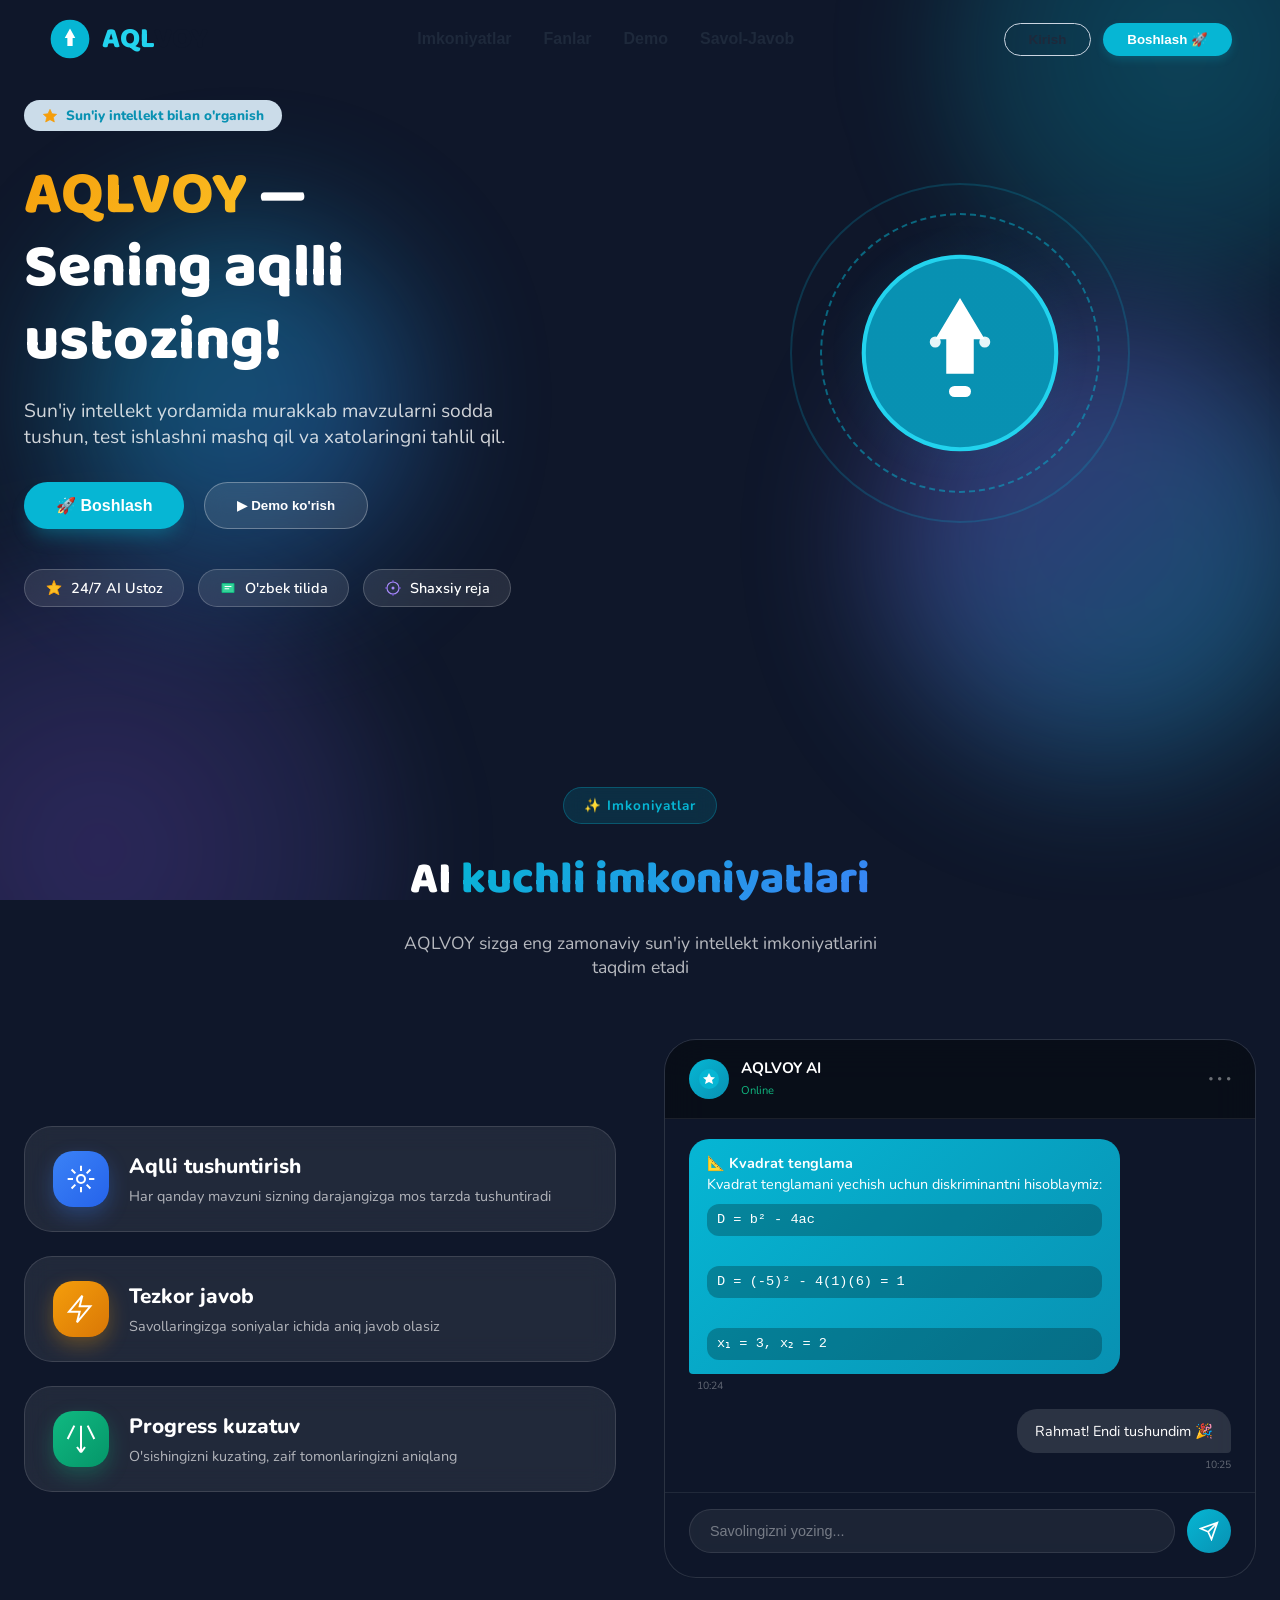
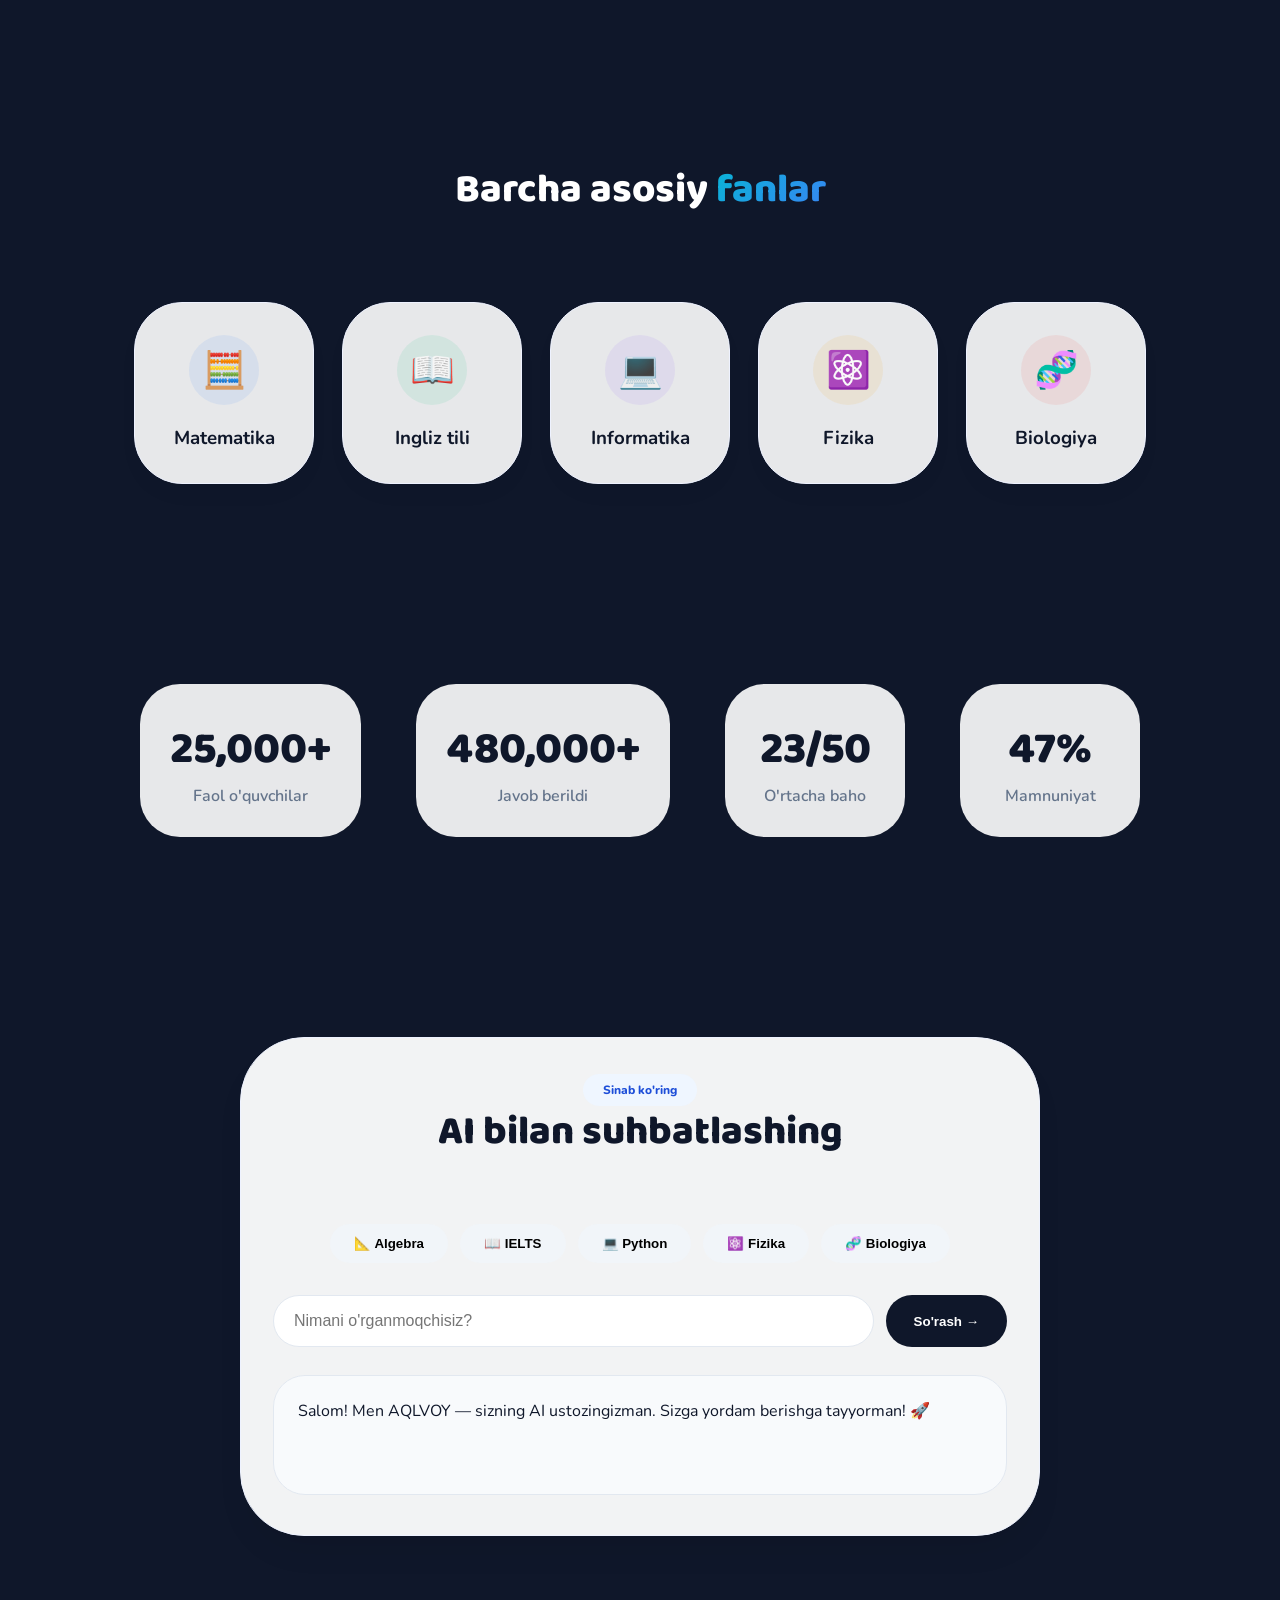
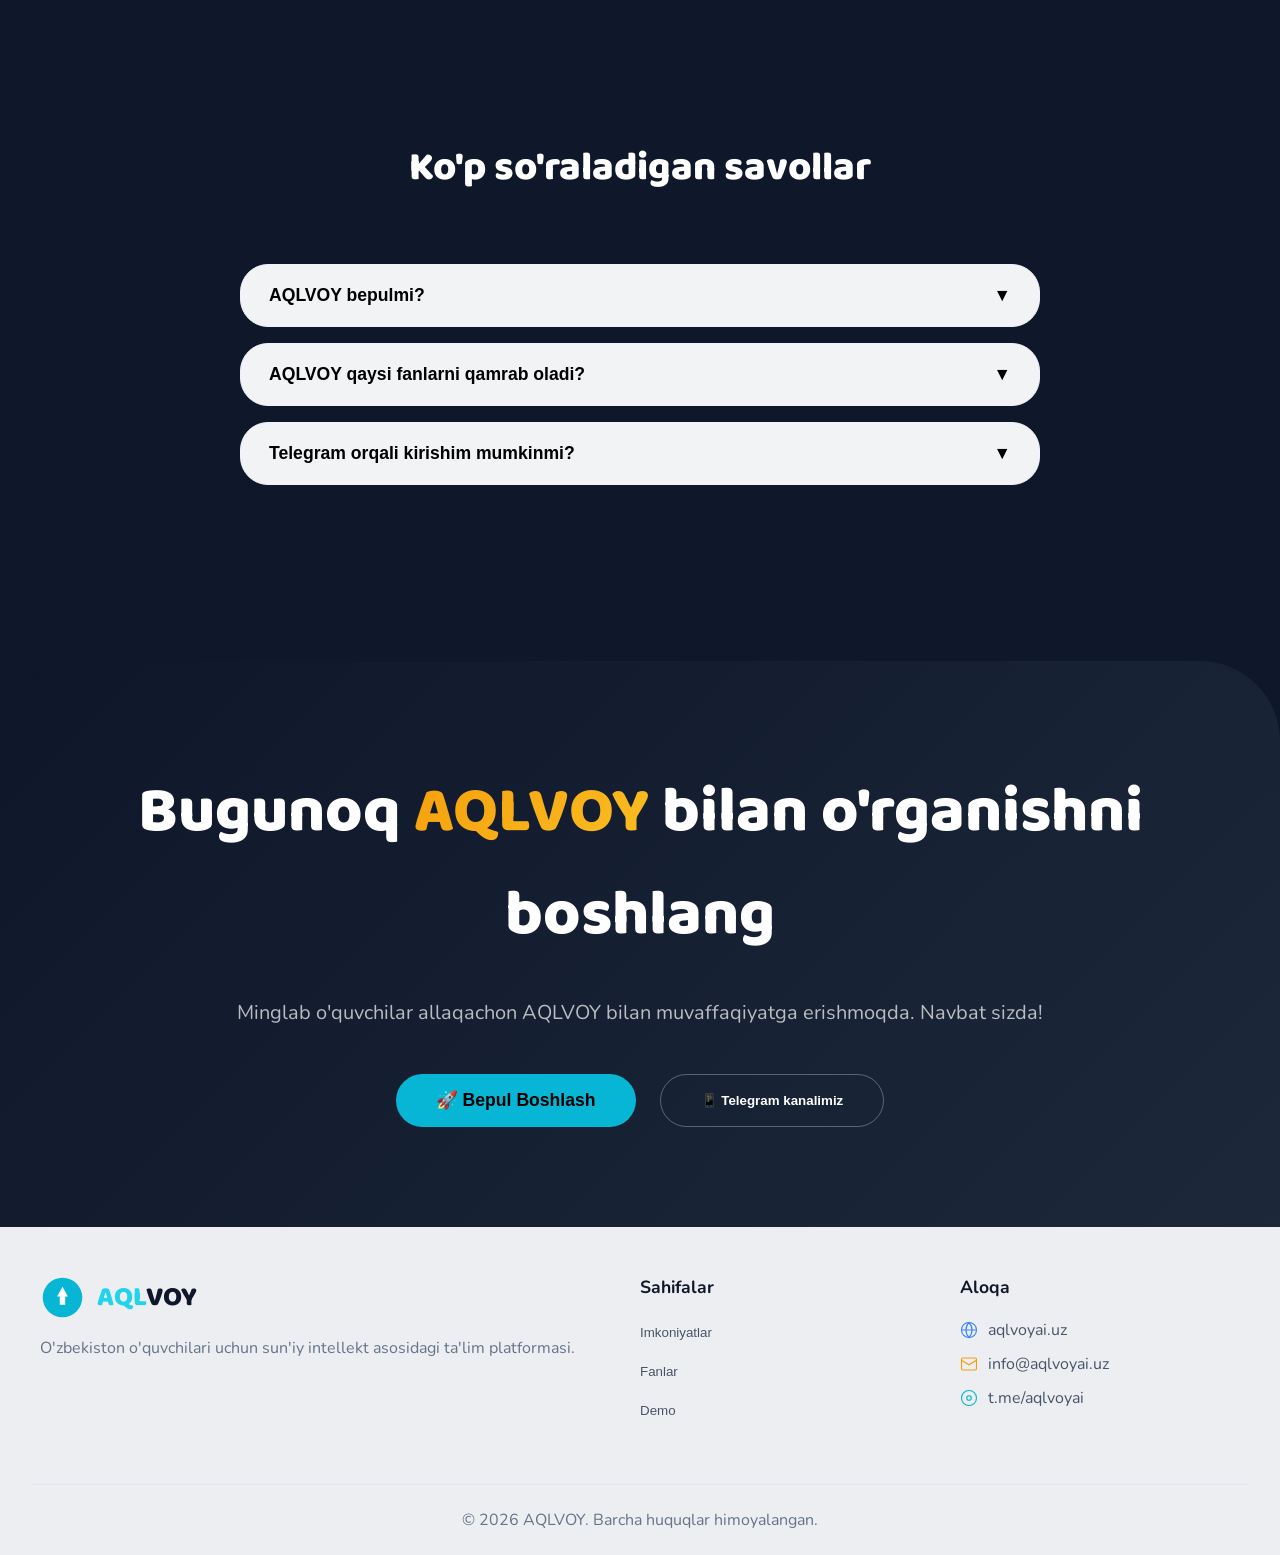
<file: frontend/svg-selector.html>
<!DOCTYPE html>
<html lang="uz">

<head>
    <meta charset="UTF-8">
    <meta name="viewport" content="width=device-width, initial-scale=1.0">
    <title>AQLVOY — Sening aqlli ustozing! | AI ta'lim platformasi</title>
    <link rel="preconnect" href="https://fonts.googleapis.com">
    <link rel="preconnect" href="https://fonts.gstatic.com" crossorigin>
    <link href="https://fonts.googleapis.com/css2?family=Nunito:wght@400;600;700;800;900&family=Baloo+2:wght@400;600;700;800&display=swap" rel="stylesheet">
    <style>
        * {
            margin: 0;
            padding: 0;
            box-sizing: border-box;
        }
        
         :root {
            --cyan-400: #22d3ee;
            --cyan-500: #06b6d4;
            --cyan-600: #0891b2;
            --blue-600: #2563eb;
            --text-dark: #0f172a;
            --gray-600: #475569;
        }
        
        body {
            font-family: 'Nunito', sans-serif;
            background: #0f172a;
            color: var(--text-dark);
            overflow-x: hidden;
        }
        /* Splash Screen */
        
        #splash {
            position: fixed;
            inset: 0;
            z-index: 9999;
            display: flex;
            flex-direction: column;
            align-items: center;
            justify-content: center;
            gap: 12px;
            background: linear-gradient(145deg, #0c4a6e, #0f172a);
            transition: opacity 0.6s ease, transform 0.6s ease;
        }
        
        #splash.out {
            opacity: 0;
            transform: scale(1.05);
            pointer-events: none;
        }
        
        .splash-logo {
            width: 160px;
            height: auto;
            animation: splashIn 0.8s cubic-bezier(0.34, 1.56, 0.64, 1) forwards;
        }
        
        @keyframes splashIn {
            from {
                opacity: 0;
                transform: scale(0.5);
            }
            to {
                opacity: 1;
                transform: scale(1);
            }
        }
        
        .splash-title {
            font-family: 'Baloo 2', cursive;
            font-weight: 900;
            font-size: 2.2rem;
            color: white;
        }
        
        .splash-sub {
            font-family: 'Nunito', sans-serif;
            font-size: 1rem;
            color: rgba(255, 255, 255, 0.7);
        }
        
        .splash-bar {
            width: 160px;
            height: 3px;
            border-radius: 999px;
            background: linear-gradient(to right, #22d3ee, #3b82f6);
            transform-origin: left;
            animation: barGrow 0.8s ease 0.5s both;
        }
        
        @keyframes barGrow {
            from {
                transform: scaleX(0);
            }
            to {
                transform: scaleX(1);
            }
        }
        /* 3D Background Effects */
        
        .bg-3d-effects {
            position: fixed;
            top: 0;
            left: 0;
            width: 100%;
            height: 100%;
            z-index: 0;
            overflow: hidden;
            pointer-events: none;
        }
        
        .globe-background {
            position: absolute;
            border-radius: 50%;
            filter: blur(50px);
            animation: floatGlobe 20s ease-in-out infinite;
        }
        
        .globe-1 {
            width: 500px;
            height: 500px;
            top: -200px;
            right: -150px;
            background: radial-gradient(circle, rgba(6, 182, 212, 0.3), rgba(6, 182, 212, 0.05));
        }
        
        .globe-2 {
            width: 600px;
            height: 600px;
            bottom: -250px;
            left: -200px;
            background: radial-gradient(circle, rgba(139, 92, 246, 0.25), rgba(6, 182, 212, 0.03));
            animation-delay: -8s;
        }
        
        .gradient-orb {
            position: absolute;
            border-radius: 50%;
            filter: blur(70px);
            opacity: 0.4;
            animation: pulseOrb 10s ease-in-out infinite;
        }
        
        .orb-1 {
            width: 350px;
            height: 350px;
            top: 25%;
            left: 5%;
            background: linear-gradient(135deg, #06b6d4, #3b82f6);
        }
        
        .orb-2 {
            width: 450px;
            height: 450px;
            bottom: 15%;
            right: -50px;
            background: linear-gradient(135deg, #8b5cf6, #06b6d4);
            animation-delay: -5s;
        }
        
        @keyframes floatGlobe {
            0%,
            100% {
                transform: translate(0, 0) rotate(0deg);
            }
            33% {
                transform: translate(35px, -30px) rotate(6deg);
            }
            66% {
                transform: translate(-25px, 25px) rotate(-4deg);
            }
        }
        
        @keyframes pulseOrb {
            0%,
            100% {
                transform: scale(1);
                opacity: 0.3;
            }
            50% {
                transform: scale(1.25);
                opacity: 0.6;
            }
        }
        
        @media (max-width: 768px) {
            .globe-1,
            .globe-2 {
                display: none;
            }
            .orb-1,
            .orb-2 {
                display: none;
            }
        }
        /* Navbar */
        
        nav {
            position: fixed;
            top: 0;
            left: 0;
            width: 100%;
            display: flex;
            justify-content: space-between;
            align-items: center;
            padding: 16px 48px;
            background: transparent;
            z-index: 1000;
            transition: all 0.3s;
        }
        
        nav.scrolled {
            background: rgba(255, 255, 255, 0.95);
            backdrop-filter: blur(12px);
            padding: 12px 48px;
        }
        
        .nav-logo {
            display: flex;
            align-items: center;
            gap: 10px;
            text-decoration: none;
            cursor: pointer;
        }
        
        .nav-logo svg {
            width: 44px;
            height: 44px;
        }
        
        .nav-logo-text {
            font-size: 1.8rem;
            font-weight: 800;
            font-family: 'Baloo 2', cursive;
            color: #0f172a;
        }
        
        .nav-links {
            display: flex;
            gap: 32px;
            list-style: none;
        }
        
        .nav-links button {
            background: none;
            border: none;
            font-weight: 700;
            font-size: 1rem;
            cursor: pointer;
            color: #1e293b;
            transition: 0.2s;
        }
        
        .nav-links button:hover {
            color: #0891b2;
        }
        
        .nav-right {
            display: flex;
            gap: 12px;
        }
        
        .btn-login,
        .btn-register {
            padding: 8px 24px;
            border-radius: 40px;
            font-weight: 800;
            border: none;
            cursor: pointer;
            transition: 0.2s;
        }
        
        .btn-login {
            background: transparent;
            border: 1px solid #cbd5e1;
            color: #1e293b;
        }
        
        .btn-login:hover {
            background: #f8fafc;
        }
        
        .btn-register {
            background: #06b6d4;
            color: white;
            box-shadow: 0 4px 8px rgba(6, 182, 212, 0.2);
        }
        
        .btn-register:hover {
            background: #0891b2;
            transform: scale(1.02);
        }
        
        .hamburger {
            display: none;
            font-size: 28px;
            background: none;
            border: none;
            cursor: pointer;
        }
        
        #mobile-menu {
            position: fixed;
            top: 80px;
            right: -280px;
            width: 260px;
            background: white;
            border-radius: 28px 0 0 28px;
            box-shadow: -5px 8px 30px rgba(0, 0, 0, 0.1);
            padding: 24px;
            display: flex;
            flex-direction: column;
            gap: 18px;
            z-index: 999;
            transition: 0.3s;
        }
        
        #mobile-menu.open {
            right: 0;
        }
        
        .mobile-nav-btn {
            background: #f1f5f9;
            border: none;
            padding: 12px;
            border-radius: 60px;
            font-weight: 700;
            cursor: pointer;
        }
        
        @media (max-width: 860px) {
            .nav-links,
            .nav-right {
                display: none;
            }
            .hamburger {
                display: block;
            }
            nav {
                padding: 16px 24px;
            }
        }
        /* Hero Section */
        
        section {
            padding: 100px 24px;
            position: relative;
            z-index: 1;
        }
        
        .hero-grid {
            max-width: 1280px;
            margin: 0 auto;
            display: grid;
            grid-template-columns: 1fr 1fr;
            gap: 48px;
            align-items: center;
        }
        
        .hero-badge {
            display: inline-flex;
            align-items: center;
            gap: 8px;
            background: rgba(224, 242, 254, 0.9);
            color: #0891b2;
            padding: 6px 18px;
            border-radius: 40px;
            font-weight: 800;
            font-size: 0.85rem;
            margin-bottom: 28px;
        }
        
        .hero-title {
            font-size: clamp(2.2rem, 5vw, 3.8rem);
            font-weight: 900;
            line-height: 1.2;
            font-family: 'Baloo 2', cursive;
            margin-bottom: 20px;
            color: white;
        }
        
        .text-gradient-gold {
            background: linear-gradient(135deg, #f59e0b, #fbbf24);
            -webkit-background-clip: text;
            background-clip: text;
            color: transparent;
        }
        
        .hero-sub {
            font-size: 1.2rem;
            color: rgba(255, 255, 255, 0.8);
            margin-bottom: 32px;
            max-width: 90%;
        }
        
        .hero-btns {
            display: flex;
            gap: 20px;
            flex-wrap: wrap;
            margin-bottom: 40px;
        }
        
        .btn-hero-primary {
            background: #06b6d4;
            border: none;
            padding: 14px 32px;
            border-radius: 60px;
            font-weight: 800;
            color: white;
            font-size: 1rem;
            cursor: pointer;
            box-shadow: 0 12px 20px -8px rgba(6, 182, 212, 0.4);
            transition: 0.2s;
        }
        
        .btn-hero-primary:hover {
            background: #0891b2;
            transform: translateY(-2px);
        }
        
        .btn-hero-secondary {
            background: rgba(255, 255, 255, 0.1);
            backdrop-filter: blur(10px);
            border: 1px solid rgba(255, 255, 255, 0.3);
            padding: 14px 32px;
            border-radius: 60px;
            font-weight: 800;
            color: white;
            cursor: pointer;
            transition: 0.2s;
        }
        
        .btn-hero-secondary:hover {
            background: rgba(255, 255, 255, 0.2);
            transform: translateY(-2px);
        }
        
        .hero-tags {
            display: flex;
            gap: 14px;
            flex-wrap: wrap;
        }
        
        .hero-tag {
            background: rgba(255, 255, 255, 0.1);
            backdrop-filter: blur(10px);
            border-radius: 60px;
            padding: 8px 20px;
            font-weight: 600;
            font-size: 0.9rem;
            border: 1px solid rgba(255, 255, 255, 0.2);
            display: flex;
            align-items: center;
            gap: 8px;
            color: white;
        }
        
        .hero-img-wrap {
            display: flex;
            justify-content: center;
            position: relative;
        }
        
        .hero-img-inner {
            position: relative;
            width: 320px;
            height: 320px;
            display: flex;
            align-items: center;
            justify-content: center;
        }
        
        .hero-ring-1,
        .hero-ring-2 {
            position: absolute;
            border-radius: 50%;
            border: 2px dashed rgba(6, 182, 212, 0.5);
            width: 280px;
            height: 280px;
            animation: spin 20s linear infinite;
        }
        
        .hero-ring-2 {
            width: 340px;
            height: 340px;
            border: 2px solid rgba(6, 182, 212, 0.2);
            animation: spin 25s reverse infinite;
        }
        
        .hero-glow {
            position: absolute;
            width: 260px;
            height: 260px;
            background: radial-gradient(circle, rgba(6, 182, 212, 0.15) 0%, rgba(6, 182, 212, 0) 70%);
            border-radius: 50%;
        }
        
        .hero-logo {
            width: 220px;
            animation: float 4s ease-in-out infinite;
            z-index: 2;
        }
        
        @keyframes float {
            0%,
            100% {
                transform: translateY(0px);
            }
            50% {
                transform: translateY(-18px);
            }
        }
        
        @keyframes spin {
            0% {
                transform: rotate(0deg);
            }
            100% {
                transform: rotate(360deg);
            }
        }
        
        @media (max-width: 760px) {
            .hero-grid {
                grid-template-columns: 1fr;
                text-align: center;
            }
            .hero-sub {
                margin: 0 auto 32px;
            }
            .hero-tags {
                justify-content: center;
            }
        }
        /* Features Section */
        
        #ai-features {
            background: transparent;
            position: relative;
            z-index: 2;
            padding: 80px 24px;
        }
        
        .features-container {
            max-width: 1280px;
            margin: 0 auto;
        }
        
        .features-header {
            text-align: center;
            margin-bottom: 60px;
        }
        
        .features-badge {
            display: inline-block;
            background: rgba(6, 182, 212, 0.15);
            color: #06b6d4;
            padding: 8px 20px;
            border-radius: 40px;
            font-size: 0.85rem;
            font-weight: 700;
            letter-spacing: 1px;
            margin-bottom: 20px;
            backdrop-filter: blur(10px);
            border: 1px solid rgba(6, 182, 212, 0.3);
        }
        
        .features-title {
            font-size: 2.8rem;
            font-weight: 800;
            font-family: 'Baloo 2', cursive;
            margin-bottom: 16px;
            color: white;
        }
        
        .text-gradient {
            background: linear-gradient(135deg, #06b6d4, #3b82f6);
            -webkit-background-clip: text;
            background-clip: text;
            color: transparent;
        }
        
        .features-subtitle {
            color: rgba(255, 255, 255, 0.7);
            font-size: 1.1rem;
            max-width: 500px;
            margin: 0 auto;
        }
        
        .features-wrapper {
            display: grid;
            grid-template-columns: 1fr 1fr;
            gap: 48px;
            align-items: center;
        }
        
        .features-cards {
            display: flex;
            flex-direction: column;
            gap: 24px;
        }
        
        .feature-card {
            background: rgba(255, 255, 255, 0.08);
            backdrop-filter: blur(12px);
            border-radius: 28px;
            padding: 24px 28px;
            display: flex;
            gap: 20px;
            align-items: center;
            border: 1px solid rgba(255, 255, 255, 0.12);
            transition: all 0.3s ease;
            position: relative;
            overflow: hidden;
            cursor: pointer;
        }
        
        .feature-card:hover {
            transform: translateX(8px) translateY(-4px);
            background: rgba(255, 255, 255, 0.12);
            border-color: rgba(6, 182, 212, 0.5);
        }
        
        .feature-card-icon {
            width: 56px;
            height: 56px;
            border-radius: 20px;
            display: flex;
            align-items: center;
            justify-content: center;
            transition: 0.3s;
            flex-shrink: 0;
        }
        
        .icon-brain {
            background: linear-gradient(135deg, #3b82f6, #2563eb);
            box-shadow: 0 8px 20px rgba(59, 130, 246, 0.3);
        }
        
        .icon-bolt {
            background: linear-gradient(135deg, #f59e0b, #d97706);
            box-shadow: 0 8px 20px rgba(245, 158, 11, 0.3);
        }
        
        .icon-chart {
            background: linear-gradient(135deg, #10b981, #059669);
            box-shadow: 0 8px 20px rgba(16, 185, 129, 0.3);
        }
        
        .feature-card-content h3 {
            font-size: 1.3rem;
            font-weight: 800;
            margin-bottom: 6px;
            color: white;
        }
        
        .feature-card-content p {
            color: rgba(255, 255, 255, 0.65);
            font-size: 0.9rem;
            line-height: 1.4;
        }
        
        .feature-card-glow {
            position: absolute;
            top: 0;
            left: -100%;
            width: 100%;
            height: 100%;
            background: linear-gradient(90deg, transparent, rgba(6, 182, 212, 0.15), transparent);
            transition: 0.5s;
        }
        
        .feature-card:hover .feature-card-glow {
            left: 100%;
        }
        
        .features-chat {
            background: rgba(15, 23, 42, 0.7);
            backdrop-filter: blur(20px);
            border-radius: 32px;
            border: 1px solid rgba(255, 255, 255, 0.12);
            overflow: hidden;
            transition: all 0.3s ease;
        }
        
        .features-chat:hover {
            transform: translateY(-8px);
            border-color: rgba(6, 182, 212, 0.4);
            box-shadow: 0 25px 45px rgba(0, 0, 0, 0.3);
        }
        
        .chat-header {
            display: flex;
            align-items: center;
            gap: 12px;
            padding: 18px 24px;
            background: rgba(0, 0, 0, 0.4);
            border-bottom: 1px solid rgba(255, 255, 255, 0.08);
        }
        
        .chat-avatar {
            width: 40px;
            height: 40px;
            border-radius: 50%;
            background: linear-gradient(135deg, #06b6d4, #0891b2);
            display: flex;
            align-items: center;
            justify-content: center;
        }
        
        .chat-info {
            flex: 1;
        }
        
        .chat-name {
            font-weight: 700;
            color: white;
            display: block;
            font-size: 0.95rem;
        }
        
        .chat-status {
            font-size: 0.7rem;
            color: #10b981;
        }
        
        .chat-dots {
            display: flex;
            gap: 4px;
            color: rgba(255, 255, 255, 0.4);
            font-size: 8px;
        }
        
        .chat-messages {
            padding: 20px 24px;
            min-height: 300px;
            display: flex;
            flex-direction: column;
            gap: 16px;
        }
        
        .message-ai {
            display: flex;
            flex-direction: column;
            align-items: flex-start;
        }
        
        .message-ai .message-bubble {
            background: linear-gradient(135deg, #06b6d4, #0891b2);
            color: white;
            border-radius: 20px;
            border-bottom-left-radius: 4px;
            padding: 14px 18px;
            max-width: 90%;
            font-size: 0.9rem;
            line-height: 1.5;
        }
        
        .message-user {
            display: flex;
            flex-direction: column;
            align-items: flex-end;
        }
        
        .message-user .message-bubble {
            background: rgba(255, 255, 255, 0.12);
            color: white;
            border-radius: 20px;
            border-bottom-right-radius: 4px;
            padding: 12px 18px;
            max-width: 75%;
            font-size: 0.9rem;
        }
        
        .message-bubble code {
            display: block;
            background: rgba(0, 0, 0, 0.25);
            padding: 6px 10px;
            border-radius: 12px;
            font-family: monospace;
            font-size: 0.85rem;
            margin-top: 8px;
        }
        
        .message-time {
            font-size: 0.65rem;
            color: rgba(255, 255, 255, 0.35);
            margin-top: 4px;
            margin-left: 8px;
        }
        
        .chat-input-area {
            padding: 16px 24px 24px;
            display: flex;
            gap: 12px;
            border-top: 1px solid rgba(255, 255, 255, 0.08);
        }
        
        .chat-input {
            flex: 1;
            background: rgba(255, 255, 255, 0.06);
            border: 1px solid rgba(255, 255, 255, 0.1);
            border-radius: 40px;
            padding: 12px 20px;
            color: white;
            font-size: 0.9rem;
            outline: none;
        }
        
        .chat-input:focus {
            border-color: #06b6d4;
            background: rgba(255, 255, 255, 0.1);
        }
        
        .chat-input::placeholder {
            color: rgba(255, 255, 255, 0.4);
        }
        
        .chat-send {
            width: 44px;
            height: 44px;
            border-radius: 50%;
            background: linear-gradient(135deg, #06b6d4, #0891b2);
            border: none;
            cursor: pointer;
            display: flex;
            align-items: center;
            justify-content: center;
            transition: all 0.2s;
        }
        
        .chat-send:hover {
            transform: scale(1.08);
            box-shadow: 0 0 15px rgba(6, 182, 212, 0.5);
        }
        
        @media (max-width: 900px) {
            .features-wrapper {
                grid-template-columns: 1fr;
                gap: 40px;
            }
            .features-title {
                font-size: 2rem;
            }
            .feature-card {
                padding: 20px 24px;
            }
            .feature-card-icon {
                width: 48px;
                height: 48px;
            }
            .chat-messages {
                min-height: 260px;
            }
        }
        
        @media (max-width: 550px) {
            .feature-card {
                flex-direction: column;
                text-align: center;
            }
            .message-ai .message-bubble,
            .message-user .message-bubble {
                max-width: 95%;
            }
            .features-title {
                font-size: 1.8rem;
            }
            #ai-features {
                padding: 60px 16px;
            }
        }
        /* Subjects */
        
        .subjects-grid {
            display: flex;
            flex-wrap: wrap;
            justify-content: center;
            gap: 28px;
            margin-top: 20px;
        }
        
        .subject-card {
            background: rgba(255, 255, 255, 0.9);
            border-radius: 48px;
            padding: 32px 28px;
            text-align: center;
            width: 180px;
            box-shadow: 0 12px 28px -12px rgba(0, 0, 0, 0.08);
            transition: 0.2s;
            border: 1px solid #eef2ff;
            cursor: pointer;
        }
        
        .subject-card:hover {
            transform: translateY(-5px);
        }
        
        .subject-icon {
            width: 70px;
            height: 70px;
            margin: 0 auto 20px;
            display: flex;
            align-items: center;
            justify-content: center;
            border-radius: 40px;
            font-size: 36px;
        }
        /* Stats */
        
        .stats-grid {
            display: flex;
            justify-content: space-between;
            max-width: 1000px;
            margin: 0 auto;
            flex-wrap: wrap;
            gap: 32px;
            text-align: center;
        }
        
        .stat-item {
            background: rgba(255, 255, 255, 0.9);
            padding: 30px;
            border-radius: 40px;
            min-width: 180px;
        }
        
        .stat-number {
            font-size: 2.8rem;
            font-weight: 900;
            font-family: 'Baloo 2', cursive;
            color: #0f172a;
        }
        
        .stat-label {
            color: #64748b;
            font-weight: 600;
        }
        /* Demo */
        
        .demo-container {
            max-width: 800px;
            margin: 0 auto;
            background: rgba(255, 255, 255, 0.95);
            border-radius: 64px;
            padding: 40px 32px;
            box-shadow: 0 20px 35px -12px rgba(0, 0, 0, 0.1);
            border: 1px solid #eef2ff;
        }
        
        .demo-chips {
            display: flex;
            flex-wrap: wrap;
            gap: 12px;
            justify-content: center;
            margin-bottom: 32px;
        }
        
        .demo-chip {
            background: #f1f5f9;
            border: none;
            padding: 12px 24px;
            border-radius: 60px;
            font-weight: 700;
            cursor: pointer;
            transition: 0.2s;
        }
        
        .demo-chip.active,
        .demo-chip:hover {
            background: #06b6d4;
            color: white;
        }
        
        .demo-input-row {
            display: flex;
            gap: 12px;
            margin-bottom: 28px;
        }
        
        .demo-input {
            flex: 1;
            padding: 16px 20px;
            border-radius: 80px;
            border: 1px solid #e2e8f0;
            font-size: 1rem;
            outline: none;
        }
        
        .demo-input:focus {
            border-color: #06b6d4;
        }
        
        .demo-btn {
            background: #0f172a;
            color: white;
            border: none;
            padding: 0 28px;
            border-radius: 80px;
            font-weight: 800;
            cursor: pointer;
        }
        
        .demo-output {
            background: #f8fafc;
            border-radius: 32px;
            padding: 24px;
            min-height: 120px;
            border: 1px solid #e2e8f0;
        }
        
        .typing-cursor {
            display: inline-block;
            width: 2px;
            height: 1.1em;
            background: #2563eb;
            margin-left: 2px;
            animation: blink 0.8s infinite;
        }
        
        @keyframes blink {
            0%,
            100% {
                opacity: 1;
            }
            50% {
                opacity: 0;
            }
        }
        /* FAQ */
        
        .faq-list {
            max-width: 800px;
            margin: 0 auto;
        }
        
        .faq-item {
            background: rgba(255, 255, 255, 0.95);
            border-radius: 28px;
            margin-bottom: 16px;
            border: 1px solid #eef2ff;
            overflow: hidden;
        }
        
        .faq-question {
            width: 100%;
            display: flex;
            justify-content: space-between;
            padding: 20px 28px;
            background: none;
            border: none;
            font-weight: 800;
            font-size: 1.1rem;
            text-align: left;
            cursor: pointer;
        }
        
        .faq-chevron {
            transition: 0.2s;
        }
        
        .faq-answer {
            max-height: 0;
            overflow: hidden;
            transition: 0.3s;
            background: #fafcff;
        }
        
        .faq-answer-inner {
            padding: 0 28px 24px 28px;
            color: #334155;
        }
        
        .faq-item.open .faq-answer {
            max-height: 180px;
        }
        
        .faq-item.open .faq-chevron {
            transform: rotate(180deg);
        }
        /* CTA */
        
        #cta {
            background: linear-gradient(135deg, rgba(15, 23, 42, 0.95), rgba(30, 41, 59, 0.95));
            backdrop-filter: blur(10px);
            color: white;
            text-align: center;
            border-radius: 80px 80px 0 0;
            margin-top: 60px;
        }
        
        .cta-btns {
            display: flex;
            gap: 24px;
            justify-content: center;
            flex-wrap: wrap;
        }
        
        .btn-cta-primary {
            background: #06b6d4;
            border: none;
            padding: 16px 40px;
            border-radius: 60px;
            font-weight: 800;
            font-size: 1.1rem;
            cursor: pointer;
        }
        
        .btn-cta-primary:hover {
            background: #0891b2;
        }
        
        .btn-cta-secondary {
            background: transparent;
            border: 1px solid rgba(255, 255, 255, 0.3);
            padding: 16px 40px;
            border-radius: 60px;
            font-weight: 800;
            color: white;
            cursor: pointer;
        }
        
        .btn-cta-secondary:hover {
            background: rgba(255, 255, 255, 0.1);
        }
        /* Footer */
        
        footer {
            background: rgba(248, 250, 252, 0.95);
            padding: 48px 32px 24px;
        }
        
        .footer-grid {
            max-width: 1200px;
            margin: 0 auto;
            display: grid;
            grid-template-columns: 2fr 1fr 1fr;
            gap: 40px;
        }
        
        .footer-brand {
            display: flex;
            align-items: center;
            gap: 12px;
            font-size: 1.7rem;
            font-weight: 800;
            font-family: 'Baloo 2', cursive;
            margin-bottom: 16px;
        }
        
        .footer-brand svg {
            width: 45px;
            height: 45px;
        }
        
        .footer-desc {
            color: #64748b;
            line-height: 1.5;
        }
        
        .footer-col h4 {
            margin-bottom: 20px;
            font-size: 1.1rem;
        }
        
        .footer-col ul {
            list-style: none;
        }
        
        .footer-col li {
            display: flex;
            align-items: center;
            gap: 10px;
            margin-bottom: 12px;
            color: #475569;
        }
        
        .footer-col button {
            background: none;
            border: none;
            color: #475569;
            cursor: pointer;
            padding: 6px 0;
        }
        
        .footer-col button:hover {
            color: #06b6d4;
        }
        
        .footer-bottom {
            text-align: center;
            margin-top: 48px;
            padding-top: 24px;
            border-top: 1px solid #e2e8f0;
            color: #64748b;
        }
        
        .reveal {
            opacity: 0;
            transform: translateY(24px);
            transition: all 0.7s ease;
        }
        
        .reveal.visible {
            opacity: 1;
            transform: translateY(0);
        }
        
        .text-gradient-cyan {
            background: linear-gradient(135deg, #06b6d4, #3b82f6);
            -webkit-background-clip: text;
            background-clip: text;
            color: transparent;
        }
        
        .section-title {
            font-size: 2.5rem;
            font-weight: 800;
            margin-bottom: 16px;
            font-family: 'Baloo 2', cursive;
            color: white;
        }
        
        @media (max-width: 700px) {
            .footer-grid {
                grid-template-columns: 1fr;
            }
            section {
                padding: 60px 20px;
            }
            .section-title {
                font-size: 2rem;
            }
        }
    </style>
</head>

<body>

    <!-- 3D Background Effects -->
    <div class="bg-3d-effects">
        <div class="globe-background globe-1"></div>
        <div class="globe-background globe-2"></div>
        <div class="gradient-orb orb-1"></div>
        <div class="gradient-orb orb-2"></div>
    </div>

    <!-- SPLASH -->
    <div id="splash">
        <svg class="splash-logo" viewBox="0 0 120 120" fill="none">
            <circle cx="60" cy="60" r="54" fill="url(#gradSplash)" stroke="#22d3ee" stroke-width="2"/>
            <path d="M60 30 L75 55 L68 55 L68 75 L52 75 L52 55 L45 55 L60 30Z" fill="white"/>
            <defs>
                <linearGradient id="gradSplash" x1="0" y1="0" x2="100" y2="100">
                    <stop stop-color="#0891b2"/>
                    <stop offset="1" stop-color="#06b6d4"/>
                </linearGradient>
            </defs>
        </svg>
        <div class="splash-title"><span style="color:#22d3ee">AQL</span>VOY</div>
        <p class="splash-sub">Sening aqlli ustozing...</p>
        <div class="splash-bar"></div>
    </div>

    <!-- NAVBAR -->
    <nav id="navbar">
        <a class="nav-logo" href="#" onclick="scrollToSection('hero'); return false;">
            <svg viewBox="0 0 100 100" fill="none">
                <circle cx="50" cy="50" r="44" fill="#06b6d4"/>
                <path d="M50 26 L62 48 L56 48 L56 66 L44 66 L44 48 L38 48 L50 26Z" fill="white"/>
            </svg>
            <span class="nav-logo-text"><span style="color:#22d3ee">AQL</span>VOY</span>
        </a>
        <ul class="nav-links">
            <li><button onclick="scrollToSection('ai-features')">Imkoniyatlar</button></li>
            <li><button onclick="scrollToSection('subjects')">Fanlar</button></li>
            <li><button onclick="scrollToSection('demo')">Demo</button></li>
            <li><button onclick="scrollToSection('faq')">Savol-Javob</button></li>
        </ul>
        <div class="nav-right">
            <button class="btn-login" onclick="window.location.href='login.html'">Kirish</button>
            <button class="btn-register" onclick="window.location.href='register.html'">Boshlash 🚀</button>
        </div>
        <button class="hamburger" onclick="toggleMenu()">☰</button>
    </nav>

    <div id="mobile-menu">
        <button class="mobile-nav-btn" onclick="scrollToSection('hero'); closeMenu(); return false;">Bosh sahifa</button>
        <button class="mobile-nav-btn" onclick="scrollToSection('ai-features'); closeMenu(); return false;">Imkoniyatlar</button>
        <button class="mobile-nav-btn" onclick="scrollToSection('subjects'); closeMenu(); return false;">Fanlar</button>
        <button class="mobile-nav-btn" onclick="scrollToSection('demo'); closeMenu(); return false;">Demo</button>
        <button class="mobile-nav-btn" onclick="scrollToSection('faq'); closeMenu(); return false;">Savol-Javob</button>
        <button class="btn-login" onclick="window.location.href='login.html'">Kirish</button>
        <button class="btn-register" onclick="window.location.href='register.html'">Boshlash 🚀</button>
    </div>

    <!-- HERO -->
    <section id="hero">
        <div class="hero-grid">
            <div>
                <div class="hero-badge">
                    <svg width="16" height="16" viewBox="0 0 24 24" fill="none">
                        <path d="M12 2L15 8.5L22 9.5L17 14L18.5 21L12 17.5L5.5 21L7 14L2 9.5L9 8.5L12 2Z" fill="#F59E0B" stroke="#F59E0B" stroke-width="1"/>
                    </svg> Sun'iy intellekt bilan o'rganish
                </div>
                <h1 class="hero-title"><span class="text-gradient-gold">AQLVOY</span> —<br>Sening aqlli<br>ustozing!</h1>
                <p class="hero-sub">Sun'iy intellekt yordamida murakkab mavzularni sodda tushun, test ishlashni mashq qil va xatolaringni tahlil qil.</p>
                <div class="hero-btns">
                    <button class="btn-hero-primary" onclick="window.location.href='register.html'">🚀 Boshlash</button>
                    <button class="btn-hero-secondary" onclick="scrollToSection('demo')">▶ Demo ko'rish</button>
                </div>
                <div class="hero-tags">
                    <div class="hero-tag"><svg width="18" height="18" viewBox="0 0 24 24" fill="none"><path d="M12 2L14.5 8.5L21.5 9.5L16.5 14L18.5 21L12 17.5L5.5 21L7.5 14L2.5 9.5L9.5 8.5L12 2Z" fill="#FBBF24" stroke="#F59E0B" stroke-width="1.2"/></svg>24/7 AI Ustoz</div>
                    <div class="hero-tag"><svg width="18" height="18" viewBox="0 0 24 24" fill="none"><path d="M4 6H20V18H4V6Z" fill="#34D399" stroke="#10B981" stroke-width="1.2"/><path d="M8 10H16M8 13H13" stroke="white" stroke-width="1.5" stroke-linecap="round"/></svg>O'zbek
                        tilida</div>
                    <div class="hero-tag"><svg width="18" height="18" viewBox="0 0 24 24" fill="none"><circle cx="12" cy="12" r="8" stroke="#A78BFA" stroke-width="1.5"/><circle cx="12" cy="12" r="2" fill="#A78BFA"/><path d="M12 4V2M12 22V20M20 12H22M2 12H4" stroke="#8B5CF6" stroke-width="1.2" stroke-linecap="round"/></svg>Shaxsiy
                        reja</div>
                </div>
            </div>
            <div class="hero-img-wrap">
                <div class="hero-img-inner">
                    <div class="hero-ring-1"></div>
                    <div class="hero-ring-2"></div>
                    <div class="hero-glow"></div>
                    <svg class="hero-logo" viewBox="0 0 160 160" fill="none">
                        <circle cx="80" cy="80" r="70" fill="url(#aiGrad)" stroke="#22d3ee" stroke-width="3"/>
                        <path d="M80 40 L98 70 L90 70 L90 95 L70 95 L70 70 L62 70 L80 40Z" fill="white"/>
                        <circle cx="62" cy="72" r="4" fill="white" opacity="0.9"/>
                        <circle cx="98" cy="72" r="4" fill="white" opacity="0.9"/>
                        <rect x="72" y="104" width="16" height="8" rx="4" fill="white"/>
                        <defs><linearGradient id="aiGrad" x1="0" y1="0" x2="160" y2="160"><stop stop-color="#0891b2"/><stop offset="1" stop-color="#06b6d4"/></linearGradient></defs>
                    </svg>
                </div>
            </div>
        </div>
    </section>

    <!-- FEATURES -->
    <section id="ai-features">
        <div class="features-container">
            <div class="features-header reveal">
                <span class="features-badge">✨ Imkoniyatlar</span>
                <h2 class="features-title">AI <span class="text-gradient">kuchli imkoniyatlari</span></h2>
                <p class="features-subtitle">AQLVOY sizga eng zamonaviy sun'iy intellekt imkoniyatlarini taqdim etadi</p>
            </div>

            <div class="features-wrapper">
                <div class="features-cards">
                    <div class="feature-card">
                        <div class="feature-card-icon icon-brain">
                            <svg width="32" height="32" viewBox="0 0 24 24" fill="none" stroke="white" stroke-width="1.5">
                                <path d="M12 2v4M12 18v4M4.93 4.93l2.83 2.83M16.24 16.24l2.83 2.83M2 12h4M18 12h4M4.93 19.07l2.83-2.83M16.24 7.76l2.83-2.83"/>
                                <circle cx="12" cy="12" r="3"/>
                            </svg>
                        </div>
                        <div class="feature-card-content">
                            <h3>Aqlli tushuntirish</h3>
                            <p>Har qanday mavzuni sizning darajangizga mos tarzda tushuntiradi</p>
                        </div>
                        <div class="feature-card-glow"></div>
                    </div>

                    <div class="feature-card">
                        <div class="feature-card-icon icon-bolt">
                            <svg width="32" height="32" viewBox="0 0 24 24" fill="none" stroke="white" stroke-width="1.5">
                                <path d="M13 2L3 14h8l-2 8 10-12h-8l2-8z"/>
                            </svg>
                        </div>
                        <div class="feature-card-content">
                            <h3>Tezkor javob</h3>
                            <p>Savollaringizga soniyalar ichida aniq javob olasiz</p>
                        </div>
                        <div class="feature-card-glow"></div>
                    </div>

                    <div class="feature-card">
                        <div class="feature-card-icon icon-chart">
                            <svg width="32" height="32" viewBox="0 0 24 24" fill="none" stroke="white" stroke-width="1.5">
                                <path d="M2 12L7 2M22 12L17 2M12 2v20M12 22l3-4M12 22l-3-4"/>
                            </svg>
                        </div>
                        <div class="feature-card-content">
                            <h3>Progress kuzatuv</h3>
                            <p>O'sishingizni kuzating, zaif tomonlaringizni aniqlang</p>
                        </div>
                        <div class="feature-card-glow"></div>
                    </div>
                </div>

                <div class="features-chat">
                    <div class="chat-header">
                        <div class="chat-avatar">
                            <svg width="24" height="24" viewBox="0 0 24 24" fill="none">
                                <circle cx="12" cy="12" r="10" fill="#06b6d4"/>
                                <path d="M12 6L14 10L18 10.5L15 13L16 17L12 15L8 17L9 13L6 10.5L10 10L12 6Z" fill="white"/>
                            </svg>
                        </div>
                        <div class="chat-info">
                            <span class="chat-name">AQLVOY AI</span>
                            <span class="chat-status">Online</span>
                        </div>
                        <div class="chat-dots">
                            <span>●</span><span>●</span><span>●</span>
                        </div>
                    </div>
                    <div class="chat-messages">
                        <div class="message-ai">
                            <div class="message-bubble">
                                <strong>📐 Kvadrat tenglama</strong><br> Kvadrat tenglamani yechish uchun diskriminantni hisoblaymiz:<br>
                                <code>D = b² - 4ac</code><br>
                                <code>D = (-5)² - 4(1)(6) = 1</code><br>
                                <code>x₁ = 3, x₂ = 2</code>
                            </div>
                            <span class="message-time">10:24</span>
                        </div>
                        <div class="message-user">
                            <div class="message-bubble">
                                Rahmat! Endi tushundim 🎉
                            </div>
                            <span class="message-time">10:25</span>
                        </div>
                    </div>
                    <div class="chat-input-area">
                        <input type="text" placeholder="Savolingizni yozing..." class="chat-input">
                        <button class="chat-send">
                            <svg width="20" height="20" viewBox="0 0 24 24" fill="none" stroke="white" stroke-width="2">
                                <path d="M22 2L11 13M22 2l-7 20-4-9-9-4 20-7z"/>
                            </svg>
                        </button>
                    </div>
                </div>
            </div>
        </div>
    </section>

    <!-- SUBJECTS -->
    <section id="subjects">
        <div style="max-width:1200px; margin:0 auto">
            <div class="reveal" style="text-align:center; margin-bottom:80px">
                <h2 class="section-title">Barcha asosiy <span class="text-gradient-cyan">fanlar</span></h2>
            </div>
            <div class="subjects-grid">
                <div class="subject-card">
                    <div class="subject-icon" style="background:#3B82F618;">🧮</div>
                    <h3>Matematika</h3>
                </div>
                <div class="subject-card">
                    <div class="subject-icon" style="background:#10B98118;">📖</div>
                    <h3>Ingliz tili</h3>
                </div>
                <div class="subject-card">
                    <div class="subject-icon" style="background:#8B5CF618;">💻</div>
                    <h3>Informatika</h3>
                </div>
                <div class="subject-card">
                    <div class="subject-icon" style="background:#F59E0B18;">⚛️</div>
                    <h3>Fizika</h3>
                </div>
                <div class="subject-card">
                    <div class="subject-icon" style="background:#EF444418;">🧬</div>
                    <h3>Biologiya</h3>
                </div>
            </div>
        </div>
    </section>

    <!-- STATS -->
    <section id="progress">
        <div class="stats-grid">
            <div class="stat-item reveal">
                <div class="stat-number" data-target="50000">0+</div>
                <div class="stat-label">Faol o'quvchilar</div>
            </div>
            <div class="stat-item reveal">
                <div class="stat-number" data-target="1000000">0+</div>
                <div class="stat-label">Javob berildi</div>
            </div>
            <div class="stat-item reveal">
                <div class="stat-number" data-target="49">0/50</div>
                <div class="stat-label">O'rtacha baho</div>
            </div>
            <div class="stat-item reveal">
                <div class="stat-number" data-target="98">0%</div>
                <div class="stat-label">Mamnuniyat</div>
            </div>
        </div>
    </section>

    <!-- DEMO -->
    <section id="demo">
        <div class="demo-container">
            <div class="reveal" style="text-align:center; margin-bottom:60px">
                <span style="background:#EFF6FF; color:#1D4ED8; padding:8px 20px; border-radius:999px; font-size:0.75rem; font-weight:800">Sinab ko'ring</span>
                <h2 class="section-title" style="color:#0f172a">AI bilan suhbatlashing</h2>
            </div>
            <div class="demo-chips reveal">
                <button class="demo-chip" onclick="handleChip('Algebra')">📐 Algebra</button>
                <button class="demo-chip" onclick="handleChip('IELTS')">📖 IELTS</button>
                <button class="demo-chip" onclick="handleChip('Python')">💻 Python</button>
                <button class="demo-chip" onclick="handleChip('Fizika')">⚛️ Fizika</button>
                <button class="demo-chip" onclick="handleChip('Biologiya')">🧬 Biologiya</button>
            </div>
            <div class="demo-input-row reveal">
                <input class="demo-input" id="demo-input" placeholder="Nimani o'rganmoqchisiz?">
                <button class="demo-btn" id="demo-btn" onclick="runDemo()">So'rash →</button>
            </div>
            <div class="demo-output reveal">
                <p id="demo-output-text">Salom! Men AQLVOY — sizning AI ustozingizman. Sizga yordam berishga tayyorman! 🚀</p>
            </div>
        </div>
    </section>

    <!-- FAQ -->
    <section id="faq">
        <div class="faq-wrap">
            <div class="reveal" style="text-align:center; margin-bottom:64px">
                <h2 class="section-title">Ko'p so'raladigan savollar</h2>
            </div>
            <div class="faq-list">
                <div class="faq-item reveal"><button class="faq-question" onclick="toggleFaq(this)"><span>AQLVOY bepulmi?</span><span class="faq-chevron">▼</span></button>
                    <div class="faq-answer">
                        <div class="faq-answer-inner">Ha, AQLVOY ning asosiy imkoniyatlari bepul. Kuniga 10 ta savol bepul berishingiz mumkin.</div>
                    </div>
                </div>
                <div class="faq-item reveal"><button class="faq-question" onclick="toggleFaq(this)"><span>AQLVOY qaysi fanlarni qamrab oladi?</span><span class="faq-chevron">▼</span></button>
                    <div class="faq-answer">
                        <div class="faq-answer-inner">Matematika, Fizika, Kimyo, Biologiya, Tarix, Ingliz tili, Dasturlash va boshqa ko'plab fanlar.</div>
                    </div>
                </div>
                <div class="faq-item reveal"><button class="faq-question" onclick="toggleFaq(this)"><span>Telegram orqali kirishim mumkinmi?</span><span class="faq-chevron">▼</span></button>
                    <div class="faq-answer">
                        <div class="faq-answer-inner">Ha! Telegram akkauntingiz orqali bir bosimda ro'yxatdan o'tishingiz mumkin.</div>
                    </div>
                </div>
            </div>
        </div>
    </section>

    <!-- CTA -->
    <section id="cta">
        <div>
            <h2 style="font-family:'Baloo 2', cursive; font-weight:900; font-size:clamp(2.5rem,5vw,4rem); margin-bottom:32px">Bugunoq <span class="text-gradient-gold">AQLVOY</span> bilan o'rganishni boshlang</h2>
            <p style="font-size:1.25rem; color:rgba(255,255,255,0.7); margin-bottom:48px">Minglab o'quvchilar allaqachon AQLVOY bilan muvaffaqiyatga erishmoqda. Navbat sizda!</p>
            <div class="cta-btns">
                <button class="btn-cta-primary" onclick="window.location.href='register.html'">🚀 Bepul Boshlash</button>
                <button class="btn-cta-secondary" onclick="window.open('https://t.me/aqlvoyai', '_blank')">📱 Telegram kanalimiz</button>
            </div>
        </div>
    </section>

    <!-- FOOTER -->
    <footer>
        <div class="footer-grid">
            <div>
                <div class="footer-brand">
                    <svg viewBox="0 0 100 100" fill="none">
                        <circle cx="50" cy="50" r="44" fill="#06b6d4"/>
                        <path d="M50 26 L62 48 L56 48 L56 66 L44 66 L44 48 L38 48 L50 26Z" fill="white"/>
                    </svg>
                    <span><span style="color:#22d3ee">AQL</span>VOY</span>
                </div>
                <p class="footer-desc">O'zbekiston o'quvchilari uchun sun'iy intellekt asosidagi ta'lim platformasi.</p>
            </div>
            <div class="footer-col">
                <h4>Sahifalar</h4>
                <ul>
                    <li><button onclick="scrollToSection('ai-features')">Imkoniyatlar</button></li>
                    <li><button onclick="scrollToSection('subjects')">Fanlar</button></li>
                    <li><button onclick="scrollToSection('demo')">Demo</button></li>
                </ul>
            </div>
            <div class="footer-col">
                <h4>Aloqa</h4>
                <ul>
                    <li><svg width="18" height="18" viewBox="0 0 24 24" fill="none" stroke="#3B82F6" stroke-width="1.5"><circle cx="12" cy="12" r="10"/><path d="M2 12H22M12 2C9.5 4.5 8 8 8 12 8 16 9.5 19.5 12 22 14.5 19.5 16 16 16 12 16 8 14.5 4.5 12 2Z"/></svg>aqlvoyai.uz</li>
                    <li><svg width="18" height="18" viewBox="0 0 24 24" fill="none" stroke="#F59E0B" stroke-width="1.5"><rect x="2" y="4" width="20" height="16" rx="2"/><path d="M22 7L12 13L2 7" stroke-linecap="round"/></svg>info@aqlvoyai.uz</li>
                    <li><svg width="18" height="18" viewBox="0 0 24 24" fill="none" stroke="#06B6D4" stroke-width="1.5"><path d="M12 2C6.48 2 2 6.48 2 12C2 17.52 6.48 22 12 22C17.52 22 22 17.52 22 12C22 6.48 17.52 2 12 2Z"/><circle cx="12" cy="12" r="3"/></svg>t.me/aqlvoyai</li>
                </ul>
            </div>
        </div>
        <div class="footer-bottom">
            <p>© 2026 AQLVOY. Barcha huquqlar himoyalangan.</p>
        </div>
    </footer>

    <script>
        // Splash screen
        setTimeout(function() {
            var splash = document.getElementById('splash');
            if (splash) {
                splash.classList.add('out');
                setTimeout(function() {
                    splash.style.display = 'none';
                }, 700);
            }
        }, 2200);

        // Scroll navbar effect
        window.addEventListener('scroll', function() {
            var nav = document.getElementById('navbar');
            if (nav) {
                if (window.scrollY > 20) nav.classList.add('scrolled');
                else nav.classList.remove('scrolled');
            }
            checkReveal();
            animateStats();
        });

        function scrollToSection(id) {
            var el = document.getElementById(id);
            if (el) el.scrollIntoView({
                behavior: 'smooth'
            });
        }

        function toggleMenu() {
            var menu = document.getElementById('mobile-menu');
            menu.classList.toggle('open');
        }

        function closeMenu() {
            var menu = document.getElementById('mobile-menu');
            menu.classList.remove('open');
        }

        function toggleFaq(btn) {
            btn.closest('.faq-item').classList.toggle('open');
        }

        function checkReveal() {
            var reveals = document.querySelectorAll('.reveal');
            for (var i = 0; i < reveals.length; i++) {
                var rect = reveals[i].getBoundingClientRect();
                if (rect.top < window.innerHeight * 0.88) {
                    reveals[i].classList.add('visible');
                }
            }
        }

        var statsAnimated = false;

        function animateStats() {
            if (statsAnimated) return;
            var statsSection = document.getElementById('progress');
            if (statsSection && statsSection.getBoundingClientRect().top < window.innerHeight * 0.85) {
                statsAnimated = true;
                var statNumbers = document.querySelectorAll('.stat-number[data-target]');
                for (var i = 0; i < statNumbers.length; i++) {
                    (function(el) {
                        var target = parseInt(el.getAttribute('data-target'));
                        var current = 0;
                        var step = target / 50;
                        var timer = setInterval(function() {
                            current += step;
                            if (current >= target) {
                                if (target === 50000) el.textContent = '50,000+';
                                else if (target === 1000000) el.textContent = '1,000,000+';
                                else if (target === 49) el.textContent = '49/50';
                                else if (target === 98) el.textContent = '98%';
                                clearInterval(timer);
                            } else {
                                if (target === 50000) el.textContent = Math.floor(current).toLocaleString() + '+';
                                else if (target === 1000000) el.textContent = Math.floor(current).toLocaleString() + '+';
                                else if (target === 49) el.textContent = Math.floor(current / 50 * 49) + '/50';
                                else if (target === 98) el.textContent = Math.floor(current) + '%';
                            }
                        }, 30);
                    })(statNumbers[i]);
                }
            }
        }

        var chipResponses = {
            Algebra: "Algebra — tenglamalar, ifodalar va funksiyalar haqidagi fan. Masalan: 2x + 3 = 7 → 2x = 4 → x = 2. 🧮",
            IELTS: "IELTS imtihonida 4 bo'lim bor: Listening, Reading, Writing va Speaking. Band 7.0 olish uchun har kuni kamida 30 daqiqa mashq qiling. 📖",
            Python: "Python — eng oson dasturlash tillari! print('Hello, World!') — birinchi kodingiz. 💻",
            Fizika: "Fizika — tabiat qonunlari. Newtonning ikkinchi qonuni: F = m × a. ⚛️",
            Biologiya: "Biologiya tirik organizmlarni o'rganadi. Hujayra — hayotning asosiy birligi. 🧬"
        };

        var typingInterval = null;

        function typeText(text) {
            if (typingInterval) clearInterval(typingInterval);
            var output = document.getElementById('demo-output-text');
            output.innerHTML = '';
            var i = 0;
            typingInterval = setInterval(function() {
                if (i < text.length) {
                    output.innerHTML = text.slice(0, i + 1) + '<span class="typing-cursor"></span>';
                    i++;
                } else {
                    clearInterval(typingInterval);
                    output.innerHTML = text;
                }
            }, 18);
        }

        function handleChip(topic) {
            var chips = document.querySelectorAll('.demo-chip');
            for (var i = 0; i < chips.length; i++) chips[i].classList.remove('active');
            event.target.classList.add('active');
            document.getElementById('demo-input').value = topic + ' haqida tushuntir';
            typeText(chipResponses[topic] || 'AQLVOY yordamga tayyor!');
        }

        async function runDemo() {
            var val = document.getElementById('demo-input').value.trim();
            if (!val) return;
            var btn = document.getElementById('demo-btn');
            btn.disabled = true;
            document.getElementById('demo-output-text').innerHTML = '⏳ AQLVOY o\'ylayapti...';
            await new Promise(function(r) {
                setTimeout(r, 800);
            });
            var found = null;
            var entries = Object.entries(chipResponses);
            for (var i = 0; i < entries.length; i++) {
                if (val.toLowerCase().includes(entries[i][0].toLowerCase())) {
                    found = entries[i][1];
                    break;
                }
            }
            typeText(found || "Salom! Men AQLVOY — sizning AI ustozingizman. " + val + " haqida savolingizni qabul qildim! To'liq versiyada batafsil javob beraman 🚀");
            btn.disabled = false;
        }

        var demoInput = document.getElementById('demo-input');
        if (demoInput) {
            demoInput.addEventListener('keydown', function(e) {
                if (e.key === 'Enter') runDemo();
            });
        }

        setTimeout(checkReveal, 100);
    </script>
</body>

</html>
</file>
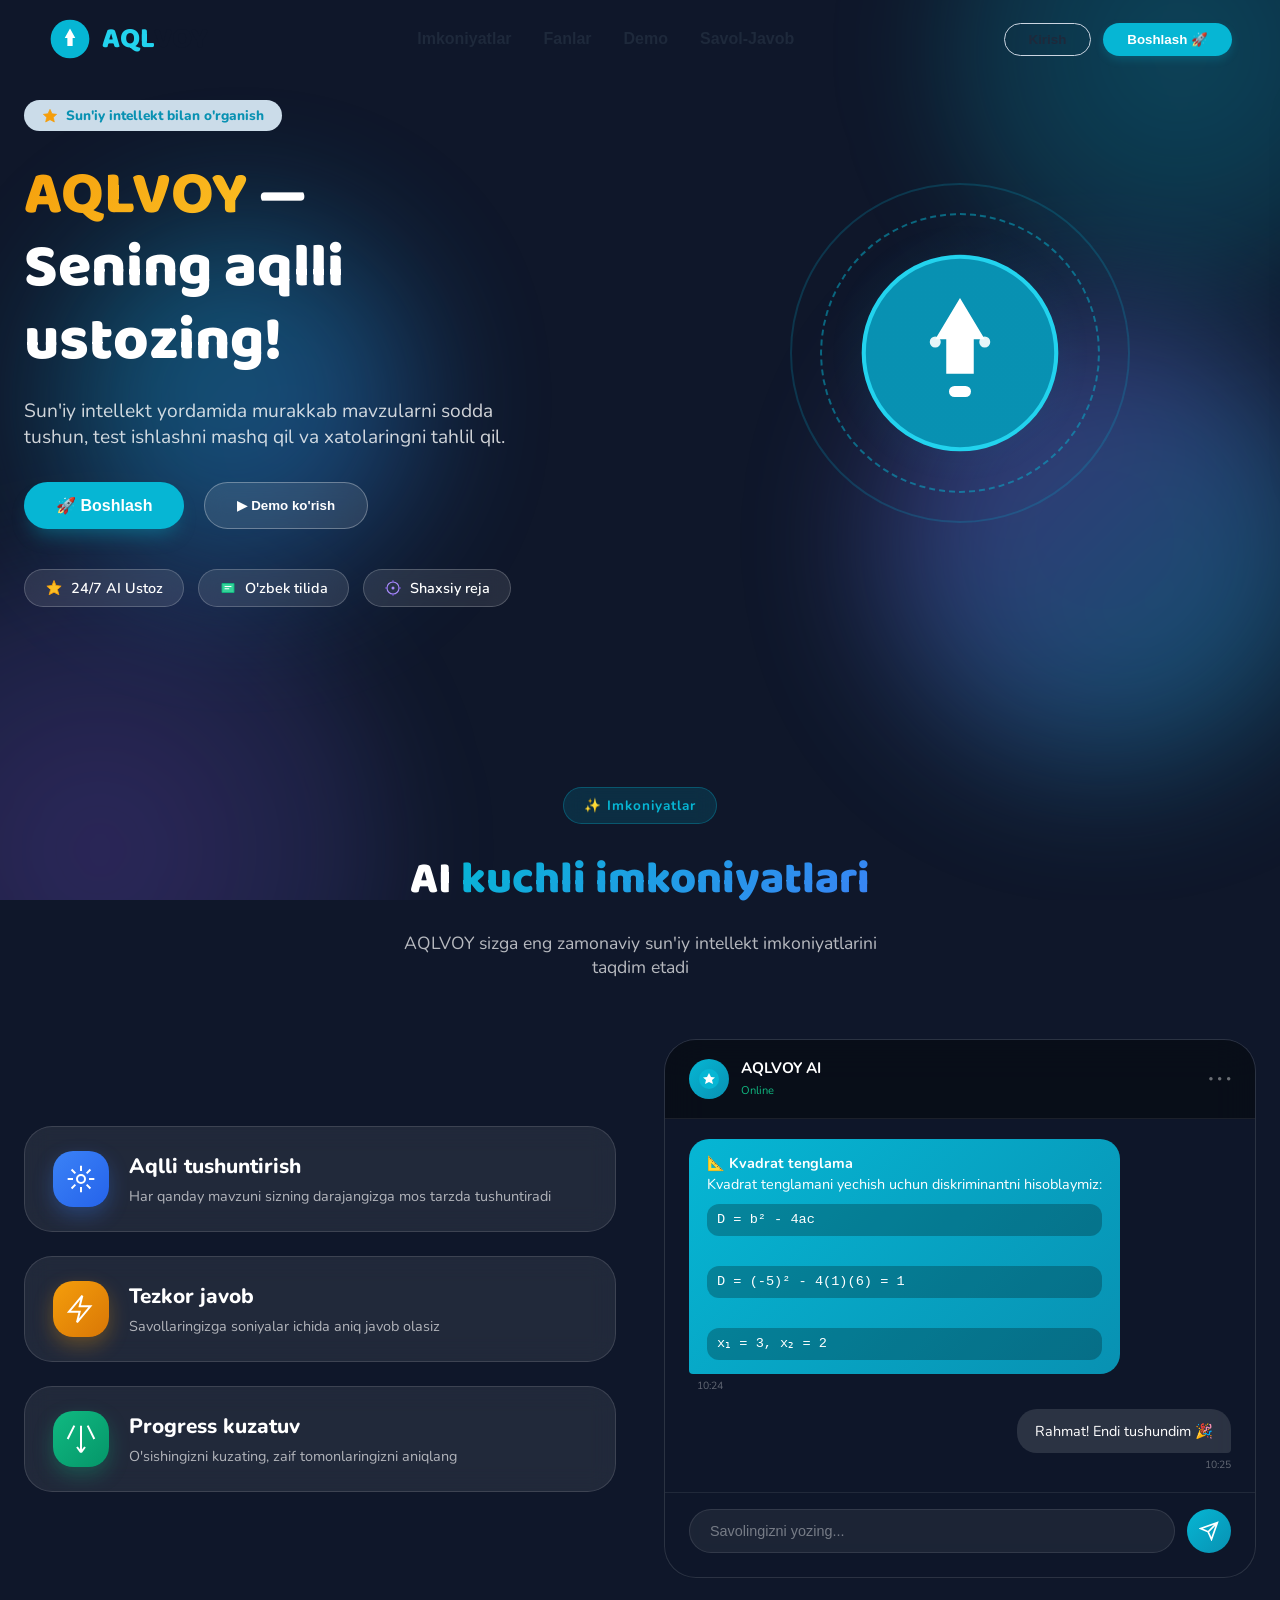
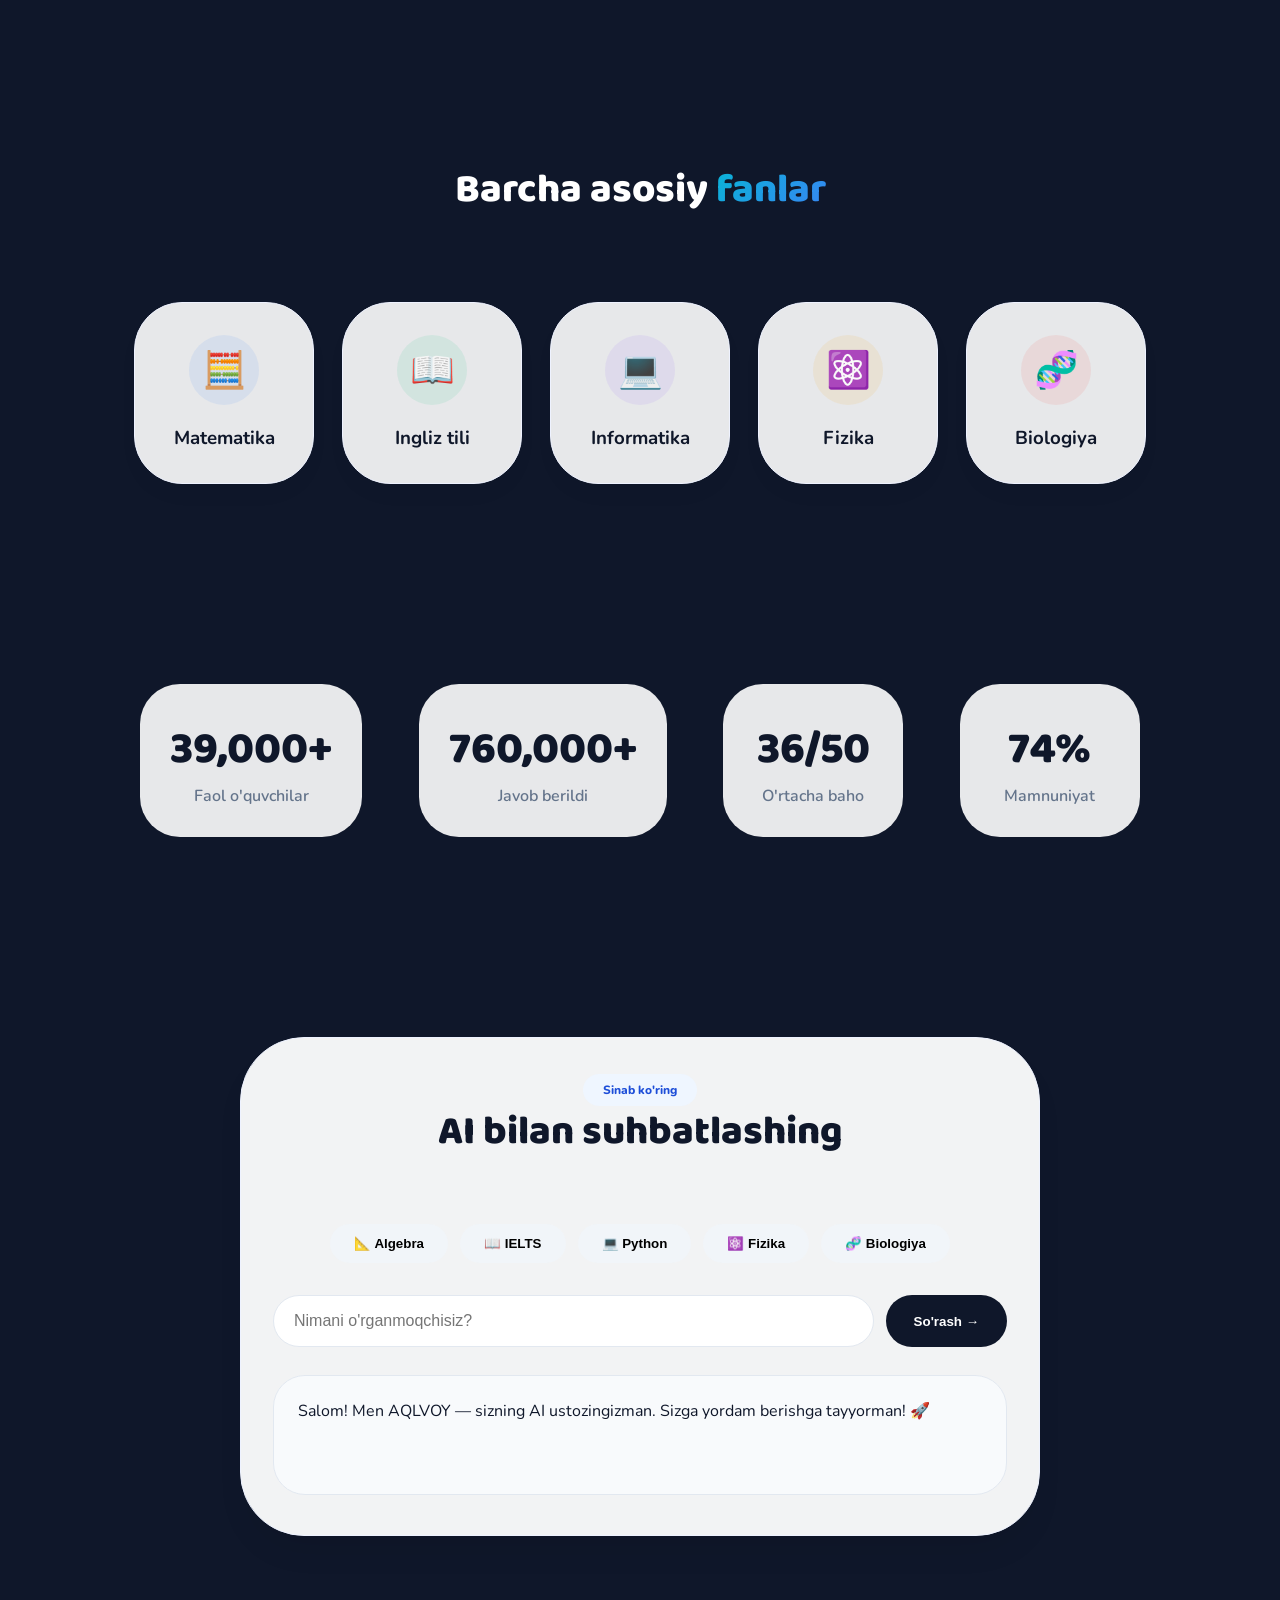
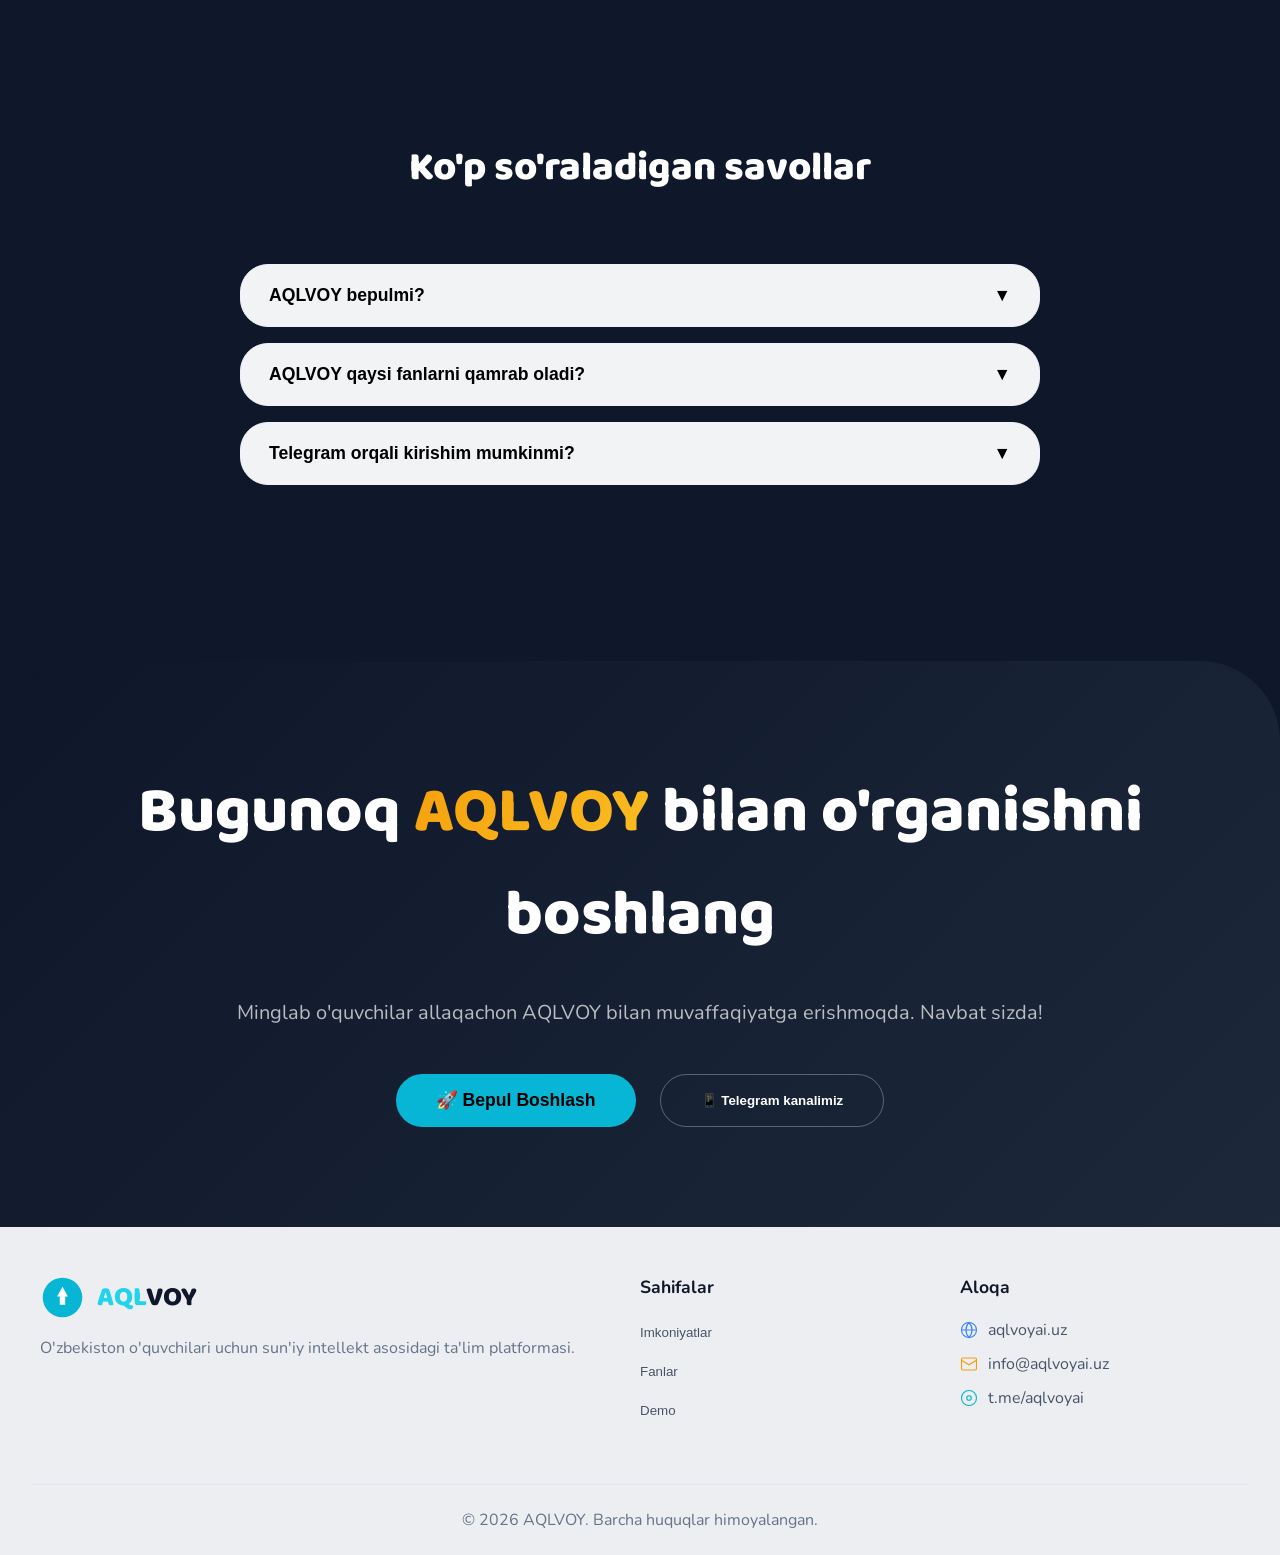
<file: templates/svg-selector.html>
<!DOCTYPE html>
<html lang="uz">

<head>
    <meta charset="UTF-8">
    <meta name="viewport" content="width=device-width, initial-scale=1.0">
    <title>AQLVOY — Sening aqlli ustozing! | AI ta'lim platformasi</title>
    <link rel="preconnect" href="https://fonts.googleapis.com">
    <link rel="preconnect" href="https://fonts.gstatic.com" crossorigin>
    <link href="https://fonts.googleapis.com/css2?family=Nunito:wght@400;600;700;800;900&family=Baloo+2:wght@400;600;700;800&display=swap" rel="stylesheet">
    <style>
        * {
            margin: 0;
            padding: 0;
            box-sizing: border-box;
        }
        
         :root {
            --cyan-400: #22d3ee;
            --cyan-500: #06b6d4;
            --cyan-600: #0891b2;
            --blue-600: #2563eb;
            --text-dark: #0f172a;
            --gray-600: #475569;
        }
        
        body {
            font-family: 'Nunito', sans-serif;
            background: #0f172a;
            color: var(--text-dark);
            overflow-x: hidden;
        }
        /* Splash Screen */
        
        #splash {
            position: fixed;
            inset: 0;
            z-index: 9999;
            display: flex;
            flex-direction: column;
            align-items: center;
            justify-content: center;
            gap: 12px;
            background: linear-gradient(145deg, #0c4a6e, #0f172a);
            transition: opacity 0.6s ease, transform 0.6s ease;
        }
        
        #splash.out {
            opacity: 0;
            transform: scale(1.05);
            pointer-events: none;
        }
        
        .splash-logo {
            width: 160px;
            height: auto;
            animation: splashIn 0.8s cubic-bezier(0.34, 1.56, 0.64, 1) forwards;
        }
        
        @keyframes splashIn {
            from {
                opacity: 0;
                transform: scale(0.5);
            }
            to {
                opacity: 1;
                transform: scale(1);
            }
        }
        
        .splash-title {
            font-family: 'Baloo 2', cursive;
            font-weight: 900;
            font-size: 2.2rem;
            color: white;
        }
        
        .splash-sub {
            font-family: 'Nunito', sans-serif;
            font-size: 1rem;
            color: rgba(255, 255, 255, 0.7);
        }
        
        .splash-bar {
            width: 160px;
            height: 3px;
            border-radius: 999px;
            background: linear-gradient(to right, #22d3ee, #3b82f6);
            transform-origin: left;
            animation: barGrow 0.8s ease 0.5s both;
        }
        
        @keyframes barGrow {
            from {
                transform: scaleX(0);
            }
            to {
                transform: scaleX(1);
            }
        }
        /* 3D Background Effects */
        
        .bg-3d-effects {
            position: fixed;
            top: 0;
            left: 0;
            width: 100%;
            height: 100%;
            z-index: 0;
            overflow: hidden;
            pointer-events: none;
        }
        
        .globe-background {
            position: absolute;
            border-radius: 50%;
            filter: blur(50px);
            animation: floatGlobe 20s ease-in-out infinite;
        }
        
        .globe-1 {
            width: 500px;
            height: 500px;
            top: -200px;
            right: -150px;
            background: radial-gradient(circle, rgba(6, 182, 212, 0.3), rgba(6, 182, 212, 0.05));
        }
        
        .globe-2 {
            width: 600px;
            height: 600px;
            bottom: -250px;
            left: -200px;
            background: radial-gradient(circle, rgba(139, 92, 246, 0.25), rgba(6, 182, 212, 0.03));
            animation-delay: -8s;
        }
        
        .gradient-orb {
            position: absolute;
            border-radius: 50%;
            filter: blur(70px);
            opacity: 0.4;
            animation: pulseOrb 10s ease-in-out infinite;
        }
        
        .orb-1 {
            width: 350px;
            height: 350px;
            top: 25%;
            left: 5%;
            background: linear-gradient(135deg, #06b6d4, #3b82f6);
        }
        
        .orb-2 {
            width: 450px;
            height: 450px;
            bottom: 15%;
            right: -50px;
            background: linear-gradient(135deg, #8b5cf6, #06b6d4);
            animation-delay: -5s;
        }
        
        @keyframes floatGlobe {
            0%,
            100% {
                transform: translate(0, 0) rotate(0deg);
            }
            33% {
                transform: translate(35px, -30px) rotate(6deg);
            }
            66% {
                transform: translate(-25px, 25px) rotate(-4deg);
            }
        }
        
        @keyframes pulseOrb {
            0%,
            100% {
                transform: scale(1);
                opacity: 0.3;
            }
            50% {
                transform: scale(1.25);
                opacity: 0.6;
            }
        }
        
        @media (max-width: 768px) {
            .globe-1,
            .globe-2 {
                display: none;
            }
            .orb-1,
            .orb-2 {
                display: none;
            }
        }
        /* Navbar */
        
        nav {
            position: fixed;
            top: 0;
            left: 0;
            width: 100%;
            display: flex;
            justify-content: space-between;
            align-items: center;
            padding: 16px 48px;
            background: transparent;
            z-index: 1000;
            transition: all 0.3s;
        }
        
        nav.scrolled {
            background: rgba(255, 255, 255, 0.95);
            backdrop-filter: blur(12px);
            padding: 12px 48px;
        }
        
        .nav-logo {
            display: flex;
            align-items: center;
            gap: 10px;
            text-decoration: none;
            cursor: pointer;
        }
        
        .nav-logo svg {
            width: 44px;
            height: 44px;
        }
        
        .nav-logo-text {
            font-size: 1.8rem;
            font-weight: 800;
            font-family: 'Baloo 2', cursive;
            color: #0f172a;
        }
        
        .nav-links {
            display: flex;
            gap: 32px;
            list-style: none;
        }
        
        .nav-links button {
            background: none;
            border: none;
            font-weight: 700;
            font-size: 1rem;
            cursor: pointer;
            color: #1e293b;
            transition: 0.2s;
        }
        
        .nav-links button:hover {
            color: #0891b2;
        }
        
        .nav-right {
            display: flex;
            gap: 12px;
        }
        
        .btn-login,
        .btn-register {
            padding: 8px 24px;
            border-radius: 40px;
            font-weight: 800;
            border: none;
            cursor: pointer;
            transition: 0.2s;
        }
        
        .btn-login {
            background: transparent;
            border: 1px solid #cbd5e1;
            color: #1e293b;
        }
        
        .btn-login:hover {
            background: #f8fafc;
        }
        
        .btn-register {
            background: #06b6d4;
            color: white;
            box-shadow: 0 4px 8px rgba(6, 182, 212, 0.2);
        }
        
        .btn-register:hover {
            background: #0891b2;
            transform: scale(1.02);
        }
        
        .hamburger {
            display: none;
            font-size: 28px;
            background: none;
            border: none;
            cursor: pointer;
        }
        
        #mobile-menu {
            position: fixed;
            top: 80px;
            right: -280px;
            width: 260px;
            background: white;
            border-radius: 28px 0 0 28px;
            box-shadow: -5px 8px 30px rgba(0, 0, 0, 0.1);
            padding: 24px;
            display: flex;
            flex-direction: column;
            gap: 18px;
            z-index: 999;
            transition: 0.3s;
        }
        
        #mobile-menu.open {
            right: 0;
        }
        
        .mobile-nav-btn {
            background: #f1f5f9;
            border: none;
            padding: 12px;
            border-radius: 60px;
            font-weight: 700;
            cursor: pointer;
        }
        
        @media (max-width: 860px) {
            .nav-links,
            .nav-right {
                display: none;
            }
            .hamburger {
                display: block;
            }
            nav {
                padding: 16px 24px;
            }
        }
        /* Hero Section */
        
        section {
            padding: 100px 24px;
            position: relative;
            z-index: 1;
        }
        
        .hero-grid {
            max-width: 1280px;
            margin: 0 auto;
            display: grid;
            grid-template-columns: 1fr 1fr;
            gap: 48px;
            align-items: center;
        }
        
        .hero-badge {
            display: inline-flex;
            align-items: center;
            gap: 8px;
            background: rgba(224, 242, 254, 0.9);
            color: #0891b2;
            padding: 6px 18px;
            border-radius: 40px;
            font-weight: 800;
            font-size: 0.85rem;
            margin-bottom: 28px;
        }
        
        .hero-title {
            font-size: clamp(2.2rem, 5vw, 3.8rem);
            font-weight: 900;
            line-height: 1.2;
            font-family: 'Baloo 2', cursive;
            margin-bottom: 20px;
            color: white;
        }
        
        .text-gradient-gold {
            background: linear-gradient(135deg, #f59e0b, #fbbf24);
            -webkit-background-clip: text;
            background-clip: text;
            color: transparent;
        }
        
        .hero-sub {
            font-size: 1.2rem;
            color: rgba(255, 255, 255, 0.8);
            margin-bottom: 32px;
            max-width: 90%;
        }
        
        .hero-btns {
            display: flex;
            gap: 20px;
            flex-wrap: wrap;
            margin-bottom: 40px;
        }
        
        .btn-hero-primary {
            background: #06b6d4;
            border: none;
            padding: 14px 32px;
            border-radius: 60px;
            font-weight: 800;
            color: white;
            font-size: 1rem;
            cursor: pointer;
            box-shadow: 0 12px 20px -8px rgba(6, 182, 212, 0.4);
            transition: 0.2s;
        }
        
        .btn-hero-primary:hover {
            background: #0891b2;
            transform: translateY(-2px);
        }
        
        .btn-hero-secondary {
            background: rgba(255, 255, 255, 0.1);
            backdrop-filter: blur(10px);
            border: 1px solid rgba(255, 255, 255, 0.3);
            padding: 14px 32px;
            border-radius: 60px;
            font-weight: 800;
            color: white;
            cursor: pointer;
            transition: 0.2s;
        }
        
        .btn-hero-secondary:hover {
            background: rgba(255, 255, 255, 0.2);
            transform: translateY(-2px);
        }
        
        .hero-tags {
            display: flex;
            gap: 14px;
            flex-wrap: wrap;
        }
        
        .hero-tag {
            background: rgba(255, 255, 255, 0.1);
            backdrop-filter: blur(10px);
            border-radius: 60px;
            padding: 8px 20px;
            font-weight: 600;
            font-size: 0.9rem;
            border: 1px solid rgba(255, 255, 255, 0.2);
            display: flex;
            align-items: center;
            gap: 8px;
            color: white;
        }
        
        .hero-img-wrap {
            display: flex;
            justify-content: center;
            position: relative;
        }
        
        .hero-img-inner {
            position: relative;
            width: 320px;
            height: 320px;
            display: flex;
            align-items: center;
            justify-content: center;
        }
        
        .hero-ring-1,
        .hero-ring-2 {
            position: absolute;
            border-radius: 50%;
            border: 2px dashed rgba(6, 182, 212, 0.5);
            width: 280px;
            height: 280px;
            animation: spin 20s linear infinite;
        }
        
        .hero-ring-2 {
            width: 340px;
            height: 340px;
            border: 2px solid rgba(6, 182, 212, 0.2);
            animation: spin 25s reverse infinite;
        }
        
        .hero-glow {
            position: absolute;
            width: 260px;
            height: 260px;
            background: radial-gradient(circle, rgba(6, 182, 212, 0.15) 0%, rgba(6, 182, 212, 0) 70%);
            border-radius: 50%;
        }
        
        .hero-logo {
            width: 220px;
            animation: float 4s ease-in-out infinite;
            z-index: 2;
        }
        
        @keyframes float {
            0%,
            100% {
                transform: translateY(0px);
            }
            50% {
                transform: translateY(-18px);
            }
        }
        
        @keyframes spin {
            0% {
                transform: rotate(0deg);
            }
            100% {
                transform: rotate(360deg);
            }
        }
        
        @media (max-width: 760px) {
            .hero-grid {
                grid-template-columns: 1fr;
                text-align: center;
            }
            .hero-sub {
                margin: 0 auto 32px;
            }
            .hero-tags {
                justify-content: center;
            }
        }
        /* Features Section */
        
        #ai-features {
            background: transparent;
            position: relative;
            z-index: 2;
            padding: 80px 24px;
        }
        
        .features-container {
            max-width: 1280px;
            margin: 0 auto;
        }
        
        .features-header {
            text-align: center;
            margin-bottom: 60px;
        }
        
        .features-badge {
            display: inline-block;
            background: rgba(6, 182, 212, 0.15);
            color: #06b6d4;
            padding: 8px 20px;
            border-radius: 40px;
            font-size: 0.85rem;
            font-weight: 700;
            letter-spacing: 1px;
            margin-bottom: 20px;
            backdrop-filter: blur(10px);
            border: 1px solid rgba(6, 182, 212, 0.3);
        }
        
        .features-title {
            font-size: 2.8rem;
            font-weight: 800;
            font-family: 'Baloo 2', cursive;
            margin-bottom: 16px;
            color: white;
        }
        
        .text-gradient {
            background: linear-gradient(135deg, #06b6d4, #3b82f6);
            -webkit-background-clip: text;
            background-clip: text;
            color: transparent;
        }
        
        .features-subtitle {
            color: rgba(255, 255, 255, 0.7);
            font-size: 1.1rem;
            max-width: 500px;
            margin: 0 auto;
        }
        
        .features-wrapper {
            display: grid;
            grid-template-columns: 1fr 1fr;
            gap: 48px;
            align-items: center;
        }
        
        .features-cards {
            display: flex;
            flex-direction: column;
            gap: 24px;
        }
        
        .feature-card {
            background: rgba(255, 255, 255, 0.08);
            backdrop-filter: blur(12px);
            border-radius: 28px;
            padding: 24px 28px;
            display: flex;
            gap: 20px;
            align-items: center;
            border: 1px solid rgba(255, 255, 255, 0.12);
            transition: all 0.3s ease;
            position: relative;
            overflow: hidden;
            cursor: pointer;
        }
        
        .feature-card:hover {
            transform: translateX(8px) translateY(-4px);
            background: rgba(255, 255, 255, 0.12);
            border-color: rgba(6, 182, 212, 0.5);
        }
        
        .feature-card-icon {
            width: 56px;
            height: 56px;
            border-radius: 20px;
            display: flex;
            align-items: center;
            justify-content: center;
            transition: 0.3s;
            flex-shrink: 0;
        }
        
        .icon-brain {
            background: linear-gradient(135deg, #3b82f6, #2563eb);
            box-shadow: 0 8px 20px rgba(59, 130, 246, 0.3);
        }
        
        .icon-bolt {
            background: linear-gradient(135deg, #f59e0b, #d97706);
            box-shadow: 0 8px 20px rgba(245, 158, 11, 0.3);
        }
        
        .icon-chart {
            background: linear-gradient(135deg, #10b981, #059669);
            box-shadow: 0 8px 20px rgba(16, 185, 129, 0.3);
        }
        
        .feature-card-content h3 {
            font-size: 1.3rem;
            font-weight: 800;
            margin-bottom: 6px;
            color: white;
        }
        
        .feature-card-content p {
            color: rgba(255, 255, 255, 0.65);
            font-size: 0.9rem;
            line-height: 1.4;
        }
        
        .feature-card-glow {
            position: absolute;
            top: 0;
            left: -100%;
            width: 100%;
            height: 100%;
            background: linear-gradient(90deg, transparent, rgba(6, 182, 212, 0.15), transparent);
            transition: 0.5s;
        }
        
        .feature-card:hover .feature-card-glow {
            left: 100%;
        }
        
        .features-chat {
            background: rgba(15, 23, 42, 0.7);
            backdrop-filter: blur(20px);
            border-radius: 32px;
            border: 1px solid rgba(255, 255, 255, 0.12);
            overflow: hidden;
            transition: all 0.3s ease;
        }
        
        .features-chat:hover {
            transform: translateY(-8px);
            border-color: rgba(6, 182, 212, 0.4);
            box-shadow: 0 25px 45px rgba(0, 0, 0, 0.3);
        }
        
        .chat-header {
            display: flex;
            align-items: center;
            gap: 12px;
            padding: 18px 24px;
            background: rgba(0, 0, 0, 0.4);
            border-bottom: 1px solid rgba(255, 255, 255, 0.08);
        }
        
        .chat-avatar {
            width: 40px;
            height: 40px;
            border-radius: 50%;
            background: linear-gradient(135deg, #06b6d4, #0891b2);
            display: flex;
            align-items: center;
            justify-content: center;
        }
        
        .chat-info {
            flex: 1;
        }
        
        .chat-name {
            font-weight: 700;
            color: white;
            display: block;
            font-size: 0.95rem;
        }
        
        .chat-status {
            font-size: 0.7rem;
            color: #10b981;
        }
        
        .chat-dots {
            display: flex;
            gap: 4px;
            color: rgba(255, 255, 255, 0.4);
            font-size: 8px;
        }
        
        .chat-messages {
            padding: 20px 24px;
            min-height: 300px;
            display: flex;
            flex-direction: column;
            gap: 16px;
        }
        
        .message-ai {
            display: flex;
            flex-direction: column;
            align-items: flex-start;
        }
        
        .message-ai .message-bubble {
            background: linear-gradient(135deg, #06b6d4, #0891b2);
            color: white;
            border-radius: 20px;
            border-bottom-left-radius: 4px;
            padding: 14px 18px;
            max-width: 90%;
            font-size: 0.9rem;
            line-height: 1.5;
        }
        
        .message-user {
            display: flex;
            flex-direction: column;
            align-items: flex-end;
        }
        
        .message-user .message-bubble {
            background: rgba(255, 255, 255, 0.12);
            color: white;
            border-radius: 20px;
            border-bottom-right-radius: 4px;
            padding: 12px 18px;
            max-width: 75%;
            font-size: 0.9rem;
        }
        
        .message-bubble code {
            display: block;
            background: rgba(0, 0, 0, 0.25);
            padding: 6px 10px;
            border-radius: 12px;
            font-family: monospace;
            font-size: 0.85rem;
            margin-top: 8px;
        }
        
        .message-time {
            font-size: 0.65rem;
            color: rgba(255, 255, 255, 0.35);
            margin-top: 4px;
            margin-left: 8px;
        }
        
        .chat-input-area {
            padding: 16px 24px 24px;
            display: flex;
            gap: 12px;
            border-top: 1px solid rgba(255, 255, 255, 0.08);
        }
        
        .chat-input {
            flex: 1;
            background: rgba(255, 255, 255, 0.06);
            border: 1px solid rgba(255, 255, 255, 0.1);
            border-radius: 40px;
            padding: 12px 20px;
            color: white;
            font-size: 0.9rem;
            outline: none;
        }
        
        .chat-input:focus {
            border-color: #06b6d4;
            background: rgba(255, 255, 255, 0.1);
        }
        
        .chat-input::placeholder {
            color: rgba(255, 255, 255, 0.4);
        }
        
        .chat-send {
            width: 44px;
            height: 44px;
            border-radius: 50%;
            background: linear-gradient(135deg, #06b6d4, #0891b2);
            border: none;
            cursor: pointer;
            display: flex;
            align-items: center;
            justify-content: center;
            transition: all 0.2s;
        }
        
        .chat-send:hover {
            transform: scale(1.08);
            box-shadow: 0 0 15px rgba(6, 182, 212, 0.5);
        }
        
        @media (max-width: 900px) {
            .features-wrapper {
                grid-template-columns: 1fr;
                gap: 40px;
            }
            .features-title {
                font-size: 2rem;
            }
            .feature-card {
                padding: 20px 24px;
            }
            .feature-card-icon {
                width: 48px;
                height: 48px;
            }
            .chat-messages {
                min-height: 260px;
            }
        }
        
        @media (max-width: 550px) {
            .feature-card {
                flex-direction: column;
                text-align: center;
            }
            .message-ai .message-bubble,
            .message-user .message-bubble {
                max-width: 95%;
            }
            .features-title {
                font-size: 1.8rem;
            }
            #ai-features {
                padding: 60px 16px;
            }
        }
        /* Subjects */
        
        .subjects-grid {
            display: flex;
            flex-wrap: wrap;
            justify-content: center;
            gap: 28px;
            margin-top: 20px;
        }
        
        .subject-card {
            background: rgba(255, 255, 255, 0.9);
            border-radius: 48px;
            padding: 32px 28px;
            text-align: center;
            width: 180px;
            box-shadow: 0 12px 28px -12px rgba(0, 0, 0, 0.08);
            transition: 0.2s;
            border: 1px solid #eef2ff;
            cursor: pointer;
        }
        
        .subject-card:hover {
            transform: translateY(-5px);
        }
        
        .subject-icon {
            width: 70px;
            height: 70px;
            margin: 0 auto 20px;
            display: flex;
            align-items: center;
            justify-content: center;
            border-radius: 40px;
            font-size: 36px;
        }
        /* Stats */
        
        .stats-grid {
            display: flex;
            justify-content: space-between;
            max-width: 1000px;
            margin: 0 auto;
            flex-wrap: wrap;
            gap: 32px;
            text-align: center;
        }
        
        .stat-item {
            background: rgba(255, 255, 255, 0.9);
            padding: 30px;
            border-radius: 40px;
            min-width: 180px;
        }
        
        .stat-number {
            font-size: 2.8rem;
            font-weight: 900;
            font-family: 'Baloo 2', cursive;
            color: #0f172a;
        }
        
        .stat-label {
            color: #64748b;
            font-weight: 600;
        }
        /* Demo */
        
        .demo-container {
            max-width: 800px;
            margin: 0 auto;
            background: rgba(255, 255, 255, 0.95);
            border-radius: 64px;
            padding: 40px 32px;
            box-shadow: 0 20px 35px -12px rgba(0, 0, 0, 0.1);
            border: 1px solid #eef2ff;
        }
        
        .demo-chips {
            display: flex;
            flex-wrap: wrap;
            gap: 12px;
            justify-content: center;
            margin-bottom: 32px;
        }
        
        .demo-chip {
            background: #f1f5f9;
            border: none;
            padding: 12px 24px;
            border-radius: 60px;
            font-weight: 700;
            cursor: pointer;
            transition: 0.2s;
        }
        
        .demo-chip.active,
        .demo-chip:hover {
            background: #06b6d4;
            color: white;
        }
        
        .demo-input-row {
            display: flex;
            gap: 12px;
            margin-bottom: 28px;
        }
        
        .demo-input {
            flex: 1;
            padding: 16px 20px;
            border-radius: 80px;
            border: 1px solid #e2e8f0;
            font-size: 1rem;
            outline: none;
        }
        
        .demo-input:focus {
            border-color: #06b6d4;
        }
        
        .demo-btn {
            background: #0f172a;
            color: white;
            border: none;
            padding: 0 28px;
            border-radius: 80px;
            font-weight: 800;
            cursor: pointer;
        }
        
        .demo-output {
            background: #f8fafc;
            border-radius: 32px;
            padding: 24px;
            min-height: 120px;
            border: 1px solid #e2e8f0;
        }
        
        .typing-cursor {
            display: inline-block;
            width: 2px;
            height: 1.1em;
            background: #2563eb;
            margin-left: 2px;
            animation: blink 0.8s infinite;
        }
        
        @keyframes blink {
            0%,
            100% {
                opacity: 1;
            }
            50% {
                opacity: 0;
            }
        }
        /* FAQ */
        
        .faq-list {
            max-width: 800px;
            margin: 0 auto;
        }
        
        .faq-item {
            background: rgba(255, 255, 255, 0.95);
            border-radius: 28px;
            margin-bottom: 16px;
            border: 1px solid #eef2ff;
            overflow: hidden;
        }
        
        .faq-question {
            width: 100%;
            display: flex;
            justify-content: space-between;
            padding: 20px 28px;
            background: none;
            border: none;
            font-weight: 800;
            font-size: 1.1rem;
            text-align: left;
            cursor: pointer;
        }
        
        .faq-chevron {
            transition: 0.2s;
        }
        
        .faq-answer {
            max-height: 0;
            overflow: hidden;
            transition: 0.3s;
            background: #fafcff;
        }
        
        .faq-answer-inner {
            padding: 0 28px 24px 28px;
            color: #334155;
        }
        
        .faq-item.open .faq-answer {
            max-height: 180px;
        }
        
        .faq-item.open .faq-chevron {
            transform: rotate(180deg);
        }
        /* CTA */
        
        #cta {
            background: linear-gradient(135deg, rgba(15, 23, 42, 0.95), rgba(30, 41, 59, 0.95));
            backdrop-filter: blur(10px);
            color: white;
            text-align: center;
            border-radius: 80px 80px 0 0;
            margin-top: 60px;
        }
        
        .cta-btns {
            display: flex;
            gap: 24px;
            justify-content: center;
            flex-wrap: wrap;
        }
        
        .btn-cta-primary {
            background: #06b6d4;
            border: none;
            padding: 16px 40px;
            border-radius: 60px;
            font-weight: 800;
            font-size: 1.1rem;
            cursor: pointer;
        }
        
        .btn-cta-primary:hover {
            background: #0891b2;
        }
        
        .btn-cta-secondary {
            background: transparent;
            border: 1px solid rgba(255, 255, 255, 0.3);
            padding: 16px 40px;
            border-radius: 60px;
            font-weight: 800;
            color: white;
            cursor: pointer;
        }
        
        .btn-cta-secondary:hover {
            background: rgba(255, 255, 255, 0.1);
        }
        /* Footer */
        
        footer {
            background: rgba(248, 250, 252, 0.95);
            padding: 48px 32px 24px;
        }
        
        .footer-grid {
            max-width: 1200px;
            margin: 0 auto;
            display: grid;
            grid-template-columns: 2fr 1fr 1fr;
            gap: 40px;
        }
        
        .footer-brand {
            display: flex;
            align-items: center;
            gap: 12px;
            font-size: 1.7rem;
            font-weight: 800;
            font-family: 'Baloo 2', cursive;
            margin-bottom: 16px;
        }
        
        .footer-brand svg {
            width: 45px;
            height: 45px;
        }
        
        .footer-desc {
            color: #64748b;
            line-height: 1.5;
        }
        
        .footer-col h4 {
            margin-bottom: 20px;
            font-size: 1.1rem;
        }
        
        .footer-col ul {
            list-style: none;
        }
        
        .footer-col li {
            display: flex;
            align-items: center;
            gap: 10px;
            margin-bottom: 12px;
            color: #475569;
        }
        
        .footer-col button {
            background: none;
            border: none;
            color: #475569;
            cursor: pointer;
            padding: 6px 0;
        }
        
        .footer-col button:hover {
            color: #06b6d4;
        }
        
        .footer-bottom {
            text-align: center;
            margin-top: 48px;
            padding-top: 24px;
            border-top: 1px solid #e2e8f0;
            color: #64748b;
        }
        
        .reveal {
            opacity: 0;
            transform: translateY(24px);
            transition: all 0.7s ease;
        }
        
        .reveal.visible {
            opacity: 1;
            transform: translateY(0);
        }
        
        .text-gradient-cyan {
            background: linear-gradient(135deg, #06b6d4, #3b82f6);
            -webkit-background-clip: text;
            background-clip: text;
            color: transparent;
        }
        
        .section-title {
            font-size: 2.5rem;
            font-weight: 800;
            margin-bottom: 16px;
            font-family: 'Baloo 2', cursive;
            color: white;
        }
        
        @media (max-width: 700px) {
            .footer-grid {
                grid-template-columns: 1fr;
            }
            section {
                padding: 60px 20px;
            }
            .section-title {
                font-size: 2rem;
            }
        }
    </style>
</head>

<body>

    <!-- 3D Background Effects -->
    <div class="bg-3d-effects">
        <div class="globe-background globe-1"></div>
        <div class="globe-background globe-2"></div>
        <div class="gradient-orb orb-1"></div>
        <div class="gradient-orb orb-2"></div>
    </div>

    <!-- SPLASH -->
    <div id="splash">
        <svg class="splash-logo" viewBox="0 0 120 120" fill="none">
            <circle cx="60" cy="60" r="54" fill="url(#gradSplash)" stroke="#22d3ee" stroke-width="2"/>
            <path d="M60 30 L75 55 L68 55 L68 75 L52 75 L52 55 L45 55 L60 30Z" fill="white"/>
            <defs>
                <linearGradient id="gradSplash" x1="0" y1="0" x2="100" y2="100">
                    <stop stop-color="#0891b2"/>
                    <stop offset="1" stop-color="#06b6d4"/>
                </linearGradient>
            </defs>
        </svg>
        <div class="splash-title"><span style="color:#22d3ee">AQL</span>VOY</div>
        <p class="splash-sub">Sening aqlli ustozing...</p>
        <div class="splash-bar"></div>
    </div>

    <!-- NAVBAR -->
    <nav id="navbar">
        <a class="nav-logo" href="#" onclick="scrollToSection('hero'); return false;">
            <svg viewBox="0 0 100 100" fill="none">
                <circle cx="50" cy="50" r="44" fill="#06b6d4"/>
                <path d="M50 26 L62 48 L56 48 L56 66 L44 66 L44 48 L38 48 L50 26Z" fill="white"/>
            </svg>
            <span class="nav-logo-text"><span style="color:#22d3ee">AQL</span>VOY</span>
        </a>
        <ul class="nav-links">
            <li><button onclick="scrollToSection('ai-features')">Imkoniyatlar</button></li>
            <li><button onclick="scrollToSection('subjects')">Fanlar</button></li>
            <li><button onclick="scrollToSection('demo')">Demo</button></li>
            <li><button onclick="scrollToSection('faq')">Savol-Javob</button></li>
        </ul>
        <div class="nav-right">
            <button class="btn-login" onclick="window.location.href='/login/'">Kirish</button>
            <button class="btn-register" onclick="window.location.href='/register/'">Boshlash 🚀</button>
        </div>
        <button class="hamburger" onclick="toggleMenu()">☰</button>
    </nav>

    <div id="mobile-menu">
        <button class="mobile-nav-btn" onclick="scrollToSection('hero'); closeMenu(); return false;">Bosh sahifa</button>
        <button class="mobile-nav-btn" onclick="scrollToSection('ai-features'); closeMenu(); return false;">Imkoniyatlar</button>
        <button class="mobile-nav-btn" onclick="scrollToSection('subjects'); closeMenu(); return false;">Fanlar</button>
        <button class="mobile-nav-btn" onclick="scrollToSection('demo'); closeMenu(); return false;">Demo</button>
        <button class="mobile-nav-btn" onclick="scrollToSection('faq'); closeMenu(); return false;">Savol-Javob</button>
        <button class="btn-login" onclick="window.location.href='/login/'">Kirish</button>
        <button class="btn-register" onclick="window.location.href='/register/'">Boshlash 🚀</button>
    </div>

    <!-- HERO -->
    <section id="hero">
        <div class="hero-grid">
            <div>
                <div class="hero-badge">
                    <svg width="16" height="16" viewBox="0 0 24 24" fill="none">
                        <path d="M12 2L15 8.5L22 9.5L17 14L18.5 21L12 17.5L5.5 21L7 14L2 9.5L9 8.5L12 2Z" fill="#F59E0B" stroke="#F59E0B" stroke-width="1"/>
                    </svg> Sun'iy intellekt bilan o'rganish
                </div>
                <h1 class="hero-title"><span class="text-gradient-gold">AQLVOY</span> —<br>Sening aqlli<br>ustozing!</h1>
                <p class="hero-sub">Sun'iy intellekt yordamida murakkab mavzularni sodda tushun, test ishlashni mashq qil va xatolaringni tahlil qil.</p>
                <div class="hero-btns">
                    <button class="btn-hero-primary" onclick="window.location.href='/register/'">🚀 Boshlash</button>
                    <button class="btn-hero-secondary" onclick="scrollToSection('demo')">▶ Demo ko'rish</button>
                </div>
                <div class="hero-tags">
                    <div class="hero-tag"><svg width="18" height="18" viewBox="0 0 24 24" fill="none"><path d="M12 2L14.5 8.5L21.5 9.5L16.5 14L18.5 21L12 17.5L5.5 21L7.5 14L2.5 9.5L9.5 8.5L12 2Z" fill="#FBBF24" stroke="#F59E0B" stroke-width="1.2"/></svg>24/7 AI Ustoz</div>
                    <div class="hero-tag"><svg width="18" height="18" viewBox="0 0 24 24" fill="none"><path d="M4 6H20V18H4V6Z" fill="#34D399" stroke="#10B981" stroke-width="1.2"/><path d="M8 10H16M8 13H13" stroke="white" stroke-width="1.5" stroke-linecap="round"/></svg>O'zbek
                        tilida</div>
                    <div class="hero-tag"><svg width="18" height="18" viewBox="0 0 24 24" fill="none"><circle cx="12" cy="12" r="8" stroke="#A78BFA" stroke-width="1.5"/><circle cx="12" cy="12" r="2" fill="#A78BFA"/><path d="M12 4V2M12 22V20M20 12H22M2 12H4" stroke="#8B5CF6" stroke-width="1.2" stroke-linecap="round"/></svg>Shaxsiy
                        reja</div>
                </div>
            </div>
            <div class="hero-img-wrap">
                <div class="hero-img-inner">
                    <div class="hero-ring-1"></div>
                    <div class="hero-ring-2"></div>
                    <div class="hero-glow"></div>
                    <svg class="hero-logo" viewBox="0 0 160 160" fill="none">
                        <circle cx="80" cy="80" r="70" fill="url(#aiGrad)" stroke="#22d3ee" stroke-width="3"/>
                        <path d="M80 40 L98 70 L90 70 L90 95 L70 95 L70 70 L62 70 L80 40Z" fill="white"/>
                        <circle cx="62" cy="72" r="4" fill="white" opacity="0.9"/>
                        <circle cx="98" cy="72" r="4" fill="white" opacity="0.9"/>
                        <rect x="72" y="104" width="16" height="8" rx="4" fill="white"/>
                        <defs><linearGradient id="aiGrad" x1="0" y1="0" x2="160" y2="160"><stop stop-color="#0891b2"/><stop offset="1" stop-color="#06b6d4"/></linearGradient></defs>
                    </svg>
                </div>
            </div>
        </div>
    </section>

    <!-- FEATURES -->
    <section id="ai-features">
        <div class="features-container">
            <div class="features-header reveal">
                <span class="features-badge">✨ Imkoniyatlar</span>
                <h2 class="features-title">AI <span class="text-gradient">kuchli imkoniyatlari</span></h2>
                <p class="features-subtitle">AQLVOY sizga eng zamonaviy sun'iy intellekt imkoniyatlarini taqdim etadi</p>
            </div>

            <div class="features-wrapper">
                <div class="features-cards">
                    <div class="feature-card">
                        <div class="feature-card-icon icon-brain">
                            <svg width="32" height="32" viewBox="0 0 24 24" fill="none" stroke="white" stroke-width="1.5">
                                <path d="M12 2v4M12 18v4M4.93 4.93l2.83 2.83M16.24 16.24l2.83 2.83M2 12h4M18 12h4M4.93 19.07l2.83-2.83M16.24 7.76l2.83-2.83"/>
                                <circle cx="12" cy="12" r="3"/>
                            </svg>
                        </div>
                        <div class="feature-card-content">
                            <h3>Aqlli tushuntirish</h3>
                            <p>Har qanday mavzuni sizning darajangizga mos tarzda tushuntiradi</p>
                        </div>
                        <div class="feature-card-glow"></div>
                    </div>

                    <div class="feature-card">
                        <div class="feature-card-icon icon-bolt">
                            <svg width="32" height="32" viewBox="0 0 24 24" fill="none" stroke="white" stroke-width="1.5">
                                <path d="M13 2L3 14h8l-2 8 10-12h-8l2-8z"/>
                            </svg>
                        </div>
                        <div class="feature-card-content">
                            <h3>Tezkor javob</h3>
                            <p>Savollaringizga soniyalar ichida aniq javob olasiz</p>
                        </div>
                        <div class="feature-card-glow"></div>
                    </div>

                    <div class="feature-card">
                        <div class="feature-card-icon icon-chart">
                            <svg width="32" height="32" viewBox="0 0 24 24" fill="none" stroke="white" stroke-width="1.5">
                                <path d="M2 12L7 2M22 12L17 2M12 2v20M12 22l3-4M12 22l-3-4"/>
                            </svg>
                        </div>
                        <div class="feature-card-content">
                            <h3>Progress kuzatuv</h3>
                            <p>O'sishingizni kuzating, zaif tomonlaringizni aniqlang</p>
                        </div>
                        <div class="feature-card-glow"></div>
                    </div>
                </div>

                <div class="features-chat">
                    <div class="chat-header">
                        <div class="chat-avatar">
                            <svg width="24" height="24" viewBox="0 0 24 24" fill="none">
                                <circle cx="12" cy="12" r="10" fill="#06b6d4"/>
                                <path d="M12 6L14 10L18 10.5L15 13L16 17L12 15L8 17L9 13L6 10.5L10 10L12 6Z" fill="white"/>
                            </svg>
                        </div>
                        <div class="chat-info">
                            <span class="chat-name">AQLVOY AI</span>
                            <span class="chat-status">Online</span>
                        </div>
                        <div class="chat-dots">
                            <span>●</span><span>●</span><span>●</span>
                        </div>
                    </div>
                    <div class="chat-messages">
                        <div class="message-ai">
                            <div class="message-bubble">
                                <strong>📐 Kvadrat tenglama</strong><br> Kvadrat tenglamani yechish uchun diskriminantni hisoblaymiz:<br>
                                <code>D = b² - 4ac</code><br>
                                <code>D = (-5)² - 4(1)(6) = 1</code><br>
                                <code>x₁ = 3, x₂ = 2</code>
                            </div>
                            <span class="message-time">10:24</span>
                        </div>
                        <div class="message-user">
                            <div class="message-bubble">
                                Rahmat! Endi tushundim 🎉
                            </div>
                            <span class="message-time">10:25</span>
                        </div>
                    </div>
                    <div class="chat-input-area">
                        <input type="text" placeholder="Savolingizni yozing..." class="chat-input">
                        <button class="chat-send">
                            <svg width="20" height="20" viewBox="0 0 24 24" fill="none" stroke="white" stroke-width="2">
                                <path d="M22 2L11 13M22 2l-7 20-4-9-9-4 20-7z"/>
                            </svg>
                        </button>
                    </div>
                </div>
            </div>
        </div>
    </section>

    <!-- SUBJECTS -->
    <section id="subjects">
        <div style="max-width:1200px; margin:0 auto">
            <div class="reveal" style="text-align:center; margin-bottom:80px">
                <h2 class="section-title">Barcha asosiy <span class="text-gradient-cyan">fanlar</span></h2>
            </div>
            <div class="subjects-grid">
                <div class="subject-card">
                    <div class="subject-icon" style="background:#3B82F618;">🧮</div>
                    <h3>Matematika</h3>
                </div>
                <div class="subject-card">
                    <div class="subject-icon" style="background:#10B98118;">📖</div>
                    <h3>Ingliz tili</h3>
                </div>
                <div class="subject-card">
                    <div class="subject-icon" style="background:#8B5CF618;">💻</div>
                    <h3>Informatika</h3>
                </div>
                <div class="subject-card">
                    <div class="subject-icon" style="background:#F59E0B18;">⚛️</div>
                    <h3>Fizika</h3>
                </div>
                <div class="subject-card">
                    <div class="subject-icon" style="background:#EF444418;">🧬</div>
                    <h3>Biologiya</h3>
                </div>
            </div>
        </div>
    </section>

    <!-- STATS -->
    <section id="progress">
        <div class="stats-grid">
            <div class="stat-item reveal">
                <div class="stat-number" data-target="50000">0+</div>
                <div class="stat-label">Faol o'quvchilar</div>
            </div>
            <div class="stat-item reveal">
                <div class="stat-number" data-target="1000000">0+</div>
                <div class="stat-label">Javob berildi</div>
            </div>
            <div class="stat-item reveal">
                <div class="stat-number" data-target="49">0/50</div>
                <div class="stat-label">O'rtacha baho</div>
            </div>
            <div class="stat-item reveal">
                <div class="stat-number" data-target="98">0%</div>
                <div class="stat-label">Mamnuniyat</div>
            </div>
        </div>
    </section>

    <!-- DEMO -->
    <section id="demo">
        <div class="demo-container">
            <div class="reveal" style="text-align:center; margin-bottom:60px">
                <span style="background:#EFF6FF; color:#1D4ED8; padding:8px 20px; border-radius:999px; font-size:0.75rem; font-weight:800">Sinab ko'ring</span>
                <h2 class="section-title" style="color:#0f172a">AI bilan suhbatlashing</h2>
            </div>
            <div class="demo-chips reveal">
                <button class="demo-chip" onclick="handleChip('Algebra')">📐 Algebra</button>
                <button class="demo-chip" onclick="handleChip('IELTS')">📖 IELTS</button>
                <button class="demo-chip" onclick="handleChip('Python')">💻 Python</button>
                <button class="demo-chip" onclick="handleChip('Fizika')">⚛️ Fizika</button>
                <button class="demo-chip" onclick="handleChip('Biologiya')">🧬 Biologiya</button>
            </div>
            <div class="demo-input-row reveal">
                <input class="demo-input" id="demo-input" placeholder="Nimani o'rganmoqchisiz?">
                <button class="demo-btn" id="demo-btn" onclick="runDemo()">So'rash →</button>
            </div>
            <div class="demo-output reveal">
                <p id="demo-output-text">Salom! Men AQLVOY — sizning AI ustozingizman. Sizga yordam berishga tayyorman! 🚀</p>
            </div>
        </div>
    </section>

    <!-- FAQ -->
    <section id="faq">
        <div class="faq-wrap">
            <div class="reveal" style="text-align:center; margin-bottom:64px">
                <h2 class="section-title">Ko'p so'raladigan savollar</h2>
            </div>
            <div class="faq-list">
                <div class="faq-item reveal"><button class="faq-question" onclick="toggleFaq(this)"><span>AQLVOY bepulmi?</span><span class="faq-chevron">▼</span></button>
                    <div class="faq-answer">
                        <div class="faq-answer-inner">Ha, AQLVOY ning asosiy imkoniyatlari bepul. Kuniga 10 ta savol bepul berishingiz mumkin.</div>
                    </div>
                </div>
                <div class="faq-item reveal"><button class="faq-question" onclick="toggleFaq(this)"><span>AQLVOY qaysi fanlarni qamrab oladi?</span><span class="faq-chevron">▼</span></button>
                    <div class="faq-answer">
                        <div class="faq-answer-inner">Matematika, Fizika, Kimyo, Biologiya, Tarix, Ingliz tili, Dasturlash va boshqa ko'plab fanlar.</div>
                    </div>
                </div>
                <div class="faq-item reveal"><button class="faq-question" onclick="toggleFaq(this)"><span>Telegram orqali kirishim mumkinmi?</span><span class="faq-chevron">▼</span></button>
                    <div class="faq-answer">
                        <div class="faq-answer-inner">Ha! Telegram akkauntingiz orqali bir bosimda ro'yxatdan o'tishingiz mumkin.</div>
                    </div>
                </div>
            </div>
        </div>
    </section>

    <!-- CTA -->
    <section id="cta">
        <div>
            <h2 style="font-family:'Baloo 2', cursive; font-weight:900; font-size:clamp(2.5rem,5vw,4rem); margin-bottom:32px">Bugunoq <span class="text-gradient-gold">AQLVOY</span> bilan o'rganishni boshlang</h2>
            <p style="font-size:1.25rem; color:rgba(255,255,255,0.7); margin-bottom:48px">Minglab o'quvchilar allaqachon AQLVOY bilan muvaffaqiyatga erishmoqda. Navbat sizda!</p>
            <div class="cta-btns">
                <button class="btn-cta-primary" onclick="window.location.href='/register/'">🚀 Bepul Boshlash</button>
                <button class="btn-cta-secondary" onclick="window.open('https://t.me/aqlvoyai', '_blank')">📱 Telegram kanalimiz</button>
            </div>
        </div>
    </section>

    <!-- FOOTER -->
    <footer>
        <div class="footer-grid">
            <div>
                <div class="footer-brand">
                    <svg viewBox="0 0 100 100" fill="none">
                        <circle cx="50" cy="50" r="44" fill="#06b6d4"/>
                        <path d="M50 26 L62 48 L56 48 L56 66 L44 66 L44 48 L38 48 L50 26Z" fill="white"/>
                    </svg>
                    <span><span style="color:#22d3ee">AQL</span>VOY</span>
                </div>
                <p class="footer-desc">O'zbekiston o'quvchilari uchun sun'iy intellekt asosidagi ta'lim platformasi.</p>
            </div>
            <div class="footer-col">
                <h4>Sahifalar</h4>
                <ul>
                    <li><button onclick="scrollToSection('ai-features')">Imkoniyatlar</button></li>
                    <li><button onclick="scrollToSection('subjects')">Fanlar</button></li>
                    <li><button onclick="scrollToSection('demo')">Demo</button></li>
                </ul>
            </div>
            <div class="footer-col">
                <h4>Aloqa</h4>
                <ul>
                    <li><svg width="18" height="18" viewBox="0 0 24 24" fill="none" stroke="#3B82F6" stroke-width="1.5"><circle cx="12" cy="12" r="10"/><path d="M2 12H22M12 2C9.5 4.5 8 8 8 12 8 16 9.5 19.5 12 22 14.5 19.5 16 16 16 12 16 8 14.5 4.5 12 2Z"/></svg>aqlvoyai.uz</li>
                    <li><svg width="18" height="18" viewBox="0 0 24 24" fill="none" stroke="#F59E0B" stroke-width="1.5"><rect x="2" y="4" width="20" height="16" rx="2"/><path d="M22 7L12 13L2 7" stroke-linecap="round"/></svg>info@aqlvoyai.uz</li>
                    <li><svg width="18" height="18" viewBox="0 0 24 24" fill="none" stroke="#06B6D4" stroke-width="1.5"><path d="M12 2C6.48 2 2 6.48 2 12C2 17.52 6.48 22 12 22C17.52 22 22 17.52 22 12C22 6.48 17.52 2 12 2Z"/><circle cx="12" cy="12" r="3"/></svg>t.me/aqlvoyai</li>
                </ul>
            </div>
        </div>
        <div class="footer-bottom">
            <p>© 2026 AQLVOY. Barcha huquqlar himoyalangan.</p>
        </div>
    </footer>

    <script>
        // Splash screen
        setTimeout(function() {
            var splash = document.getElementById('splash');
            if (splash) {
                splash.classList.add('out');
                setTimeout(function() {
                    splash.style.display = 'none';
                }, 700);
            }
        }, 2200);

        // Scroll navbar effect
        window.addEventListener('scroll', function() {
            var nav = document.getElementById('navbar');
            if (nav) {
                if (window.scrollY > 20) nav.classList.add('scrolled');
                else nav.classList.remove('scrolled');
            }
            checkReveal();
            animateStats();
        });

        function scrollToSection(id) {
            var el = document.getElementById(id);
            if (el) el.scrollIntoView({
                behavior: 'smooth'
            });
        }

        function toggleMenu() {
            var menu = document.getElementById('mobile-menu');
            menu.classList.toggle('open');
        }

        function closeMenu() {
            var menu = document.getElementById('mobile-menu');
            menu.classList.remove('open');
        }

        function toggleFaq(btn) {
            btn.closest('.faq-item').classList.toggle('open');
        }

        function checkReveal() {
            var reveals = document.querySelectorAll('.reveal');
            for (var i = 0; i < reveals.length; i++) {
                var rect = reveals[i].getBoundingClientRect();
                if (rect.top < window.innerHeight * 0.88) {
                    reveals[i].classList.add('visible');
                }
            }
        }

        var statsAnimated = false;

        function animateStats() {
            if (statsAnimated) return;
            var statsSection = document.getElementById('progress');
            if (statsSection && statsSection.getBoundingClientRect().top < window.innerHeight * 0.85) {
                statsAnimated = true;
                var statNumbers = document.querySelectorAll('.stat-number[data-target]');
                for (var i = 0; i < statNumbers.length; i++) {
                    (function(el) {
                        var target = parseInt(el.getAttribute('data-target'));
                        var current = 0;
                        var step = target / 50;
                        var timer = setInterval(function() {
                            current += step;
                            if (current >= target) {
                                if (target === 50000) el.textContent = '50,000+';
                                else if (target === 1000000) el.textContent = '1,000,000+';
                                else if (target === 49) el.textContent = '49/50';
                                else if (target === 98) el.textContent = '98%';
                                clearInterval(timer);
                            } else {
                                if (target === 50000) el.textContent = Math.floor(current).toLocaleString() + '+';
                                else if (target === 1000000) el.textContent = Math.floor(current).toLocaleString() + '+';
                                else if (target === 49) el.textContent = Math.floor(current / 50 * 49) + '/50';
                                else if (target === 98) el.textContent = Math.floor(current) + '%';
                            }
                        }, 30);
                    })(statNumbers[i]);
                }
            }
        }

        var chipResponses = {
            Algebra: "Algebra — tenglamalar, ifodalar va funksiyalar haqidagi fan. Masalan: 2x + 3 = 7 → 2x = 4 → x = 2. 🧮",
            IELTS: "IELTS imtihonida 4 bo'lim bor: Listening, Reading, Writing va Speaking. Band 7.0 olish uchun har kuni kamida 30 daqiqa mashq qiling. 📖",
            Python: "Python — eng oson dasturlash tillari! print('Hello, World!') — birinchi kodingiz. 💻",
            Fizika: "Fizika — tabiat qonunlari. Newtonning ikkinchi qonuni: F = m × a. ⚛️",
            Biologiya: "Biologiya tirik organizmlarni o'rganadi. Hujayra — hayotning asosiy birligi. 🧬"
        };

        var typingInterval = null;

        function typeText(text) {
            if (typingInterval) clearInterval(typingInterval);
            var output = document.getElementById('demo-output-text');
            output.innerHTML = '';
            var i = 0;
            typingInterval = setInterval(function() {
                if (i < text.length) {
                    output.innerHTML = text.slice(0, i + 1) + '<span class="typing-cursor"></span>';
                    i++;
                } else {
                    clearInterval(typingInterval);
                    output.innerHTML = text;
                }
            }, 18);
        }

        function handleChip(topic) {
            var chips = document.querySelectorAll('.demo-chip');
            for (var i = 0; i < chips.length; i++) chips[i].classList.remove('active');
            event.target.classList.add('active');
            document.getElementById('demo-input').value = topic + ' haqida tushuntir';
            typeText(chipResponses[topic] || 'AQLVOY yordamga tayyor!');
        }

        async function runDemo() {
            var val = document.getElementById('demo-input').value.trim();
            if (!val) return;
            var btn = document.getElementById('demo-btn');
            btn.disabled = true;
            document.getElementById('demo-output-text').innerHTML = '⏳ AQLVOY o\'ylayapti...';
            await new Promise(function(r) {
                setTimeout(r, 800);
            });
            var found = null;
            var entries = Object.entries(chipResponses);
            for (var i = 0; i < entries.length; i++) {
                if (val.toLowerCase().includes(entries[i][0].toLowerCase())) {
                    found = entries[i][1];
                    break;
                }
            }
            typeText(found || "Salom! Men AQLVOY — sizning AI ustozingizman. " + val + " haqida savolingizni qabul qildim! To'liq versiyada batafsil javob beraman 🚀");
            btn.disabled = false;
        }

        var demoInput = document.getElementById('demo-input');
        if (demoInput) {
            demoInput.addEventListener('keydown', function(e) {
                if (e.key === 'Enter') runDemo();
            });
        }

        setTimeout(checkReveal, 100);
    </script>
</body>

</html>
</file>
<file: frontend/style.css>
* {
    margin: 0;
    padding: 0;
    box-sizing: border-box;
}

:root {
    --cyan-400: #22d3ee;
    --cyan-500: #06b6d4;
    --blue-600: #1a56db;
    --blue-700: #1d4ed8;
    --yellow-400: #facc15;
    --orange-400: #fb923c;
    --green-400: #4ade80;
    --purple-500: #a855f7;
    --pink-500: #ec4899;
    --gray-100: #f3f4f6;
    --gray-200: #e5e7eb;
    --gray-400: #9ca3af;
    --gray-500: #6b7280;
    --gray-600: #4b5563;
    --dark-bg: #050E2A;
    --card-bg: #0D2057;
    --light-bg: #F8FAFF;
    --text-dark: #0D1B4B;
    --gold: #ffc94a;
}

html {
    scroll-behavior: smooth;
}

body {
    font-family: 'Nunito', sans-serif;
    background: var(--dark-bg);
    color: white;
    min-height: 100vh;
    overflow-x: hidden;
    background: transparent;
    /* O‘zgartirish */
    position: relative;
}


/* Splash */

#splash {
    position: fixed;
    inset: 0;
    z-index: 9999;
    display: flex;
    flex-direction: column;
    align-items: center;
    justify-content: center;
    gap: 8px;
    /* MUHIM: barcha elementlar orasidagi masofani boshqaradi */
    background: var(--dark-bg);
    transition: opacity 0.6s ease, transform 0.6s ease;
}

.splash-logo-wrap {
    position: relative;
    z-index: 10;
    display: flex;
    flex-direction: column;
    align-items: center;
    margin: 0;
    padding: 0;
}

.splash-logo {
    width: 180px;
    /* Kichraytirildi */
    height: auto;
    object-fit: contain;
    filter: drop-shadow(0 0 30px rgba(6, 182, 212, 0.5));
    animation: splashIn 0.6s cubic-bezier(0.34, 1.56, 0.64, 1) forwards;
    margin: 0;
    /* Marginlarni olib tashlash */
}

.splash-title {
    font-family: 'Baloo 2', cursive;
    font-weight: 900;
    font-size: 2.2rem;
    margin: 0;
    /* Marginlarni olib tashlash */
    padding: 0;
}

.splash-sub {
    font-family: 'Nunito', sans-serif;
    font-size: 1rem;
    color: rgba(255, 255, 255, 0.7);
    margin: 0;
    /* Marginlarni olib tashlash */
    padding: 0;
}

.splash-bar {
    margin-top: 4px;
    /* Minimal bo'shliq */
    width: 160px;
    height: 3px;
    border-radius: 999px;
    background: linear-gradient(to right, var(--cyan-400), var(--blue-600));
    transform-origin: left;
    animation: barGrow 0.8s ease 0.5s both;
}


/* Animatsiyalar */

@keyframes splashIn {
    from {
        opacity: 0;
        transform: scale(0.5);
    }
    to {
        opacity: 1;
        transform: scale(1);
    }
}

@keyframes barGrow {
    from {
        transform: scaleX(0);
    }
    to {
        transform: scaleX(1);
    }
}


/* Navbar */

nav {
    position: fixed;
    top: 0;
    left: 0;
    right: 0;
    z-index: 1000;
    height: 76px;
    display: flex;
    align-items: center;
    justify-content: space-between;
    padding: 0 5%;
    transition: background 0.3s ease;
}

nav.scrolled {
    background: rgba(5, 14, 42, 0.92);
    backdrop-filter: blur(20px);
    box-shadow: 0 1px 0 rgba(255, 255, 255, 0.05);
}

.nav-logo {
    display: flex;
    align-items: center;
    text-decoration: none;
}

.nav-logo img {
    width: 60px;
    height: 60px;
    object-fit: contain;
}

.nav-logo-text {
    font-family: 'Baloo 2', cursive;
    font-weight: 900;
    font-size: 1.5rem;
    color: white;
}

.nav-links {
    display: flex;
    align-items: center;
    gap: 8px;
    list-style: none;
}

.nav-links button {
    background: transparent;
    border: none;
    color: rgba(255, 255, 255, 0.7);
    font-family: 'Nunito', sans-serif;
    font-weight: 700;
    font-size: 0.9rem;
    padding: 8px 12px;
    border-radius: 999px;
    cursor: pointer;
    transition: color 0.2s, background 0.2s;
}

.nav-links button:hover {
    color: white;
    background: rgba(255, 255, 255, 0.08);
}

.nav-right {
    display: flex;
    align-items: center;
    gap: 12px;
}

.btn-login {
    background: rgba(255, 255, 255, 0.08);
    border: 1px solid rgba(255, 255, 255, 0.15);
    color: white;
    font-family: 'Nunito', sans-serif;
    font-weight: 700;
    font-size: 0.875rem;
    padding: 8px 20px;
    border-radius: 999px;
    cursor: pointer;
    transition: all 0.2s;
}

.btn-login:hover {
    background: rgba(255, 255, 255, 0.15);
}

.btn-register {
    background: linear-gradient(135deg, var(--cyan-500), var(--blue-600));
    border: none;
    color: white;
    font-family: 'Nunito', sans-serif;
    font-weight: 800;
    font-size: 0.875rem;
    padding: 8px 20px;
    border-radius: 999px;
    cursor: pointer;
    box-shadow: 0 8px 20px rgba(6, 182, 212, 0.3);
    transition: all 0.2s;
    display: flex;
    align-items: center;
    gap: 6px;
}

.btn-register:hover {
    transform: translateY(-1px);
    box-shadow: 0 12px 25px rgba(6, 182, 212, 0.4);
}

.hamburger {
    display: none;
    width: 38px;
    height: 38px;
    border-radius: 50%;
    background: rgba(255, 255, 255, 0.1);
    border: none;
    color: white;
    cursor: pointer;
    align-items: center;
    justify-content: center;
}

#mobile-menu {
    display: none;
    position: fixed;
    top: 76px;
    left: 0;
    right: 0;
    z-index: 999;
    flex-direction: column;
    gap: 16px;
    padding: 24px 5%;
    background: rgba(5, 14, 42, 0.97);
    backdrop-filter: blur(20px);
    border-top: 1px solid rgba(255, 255, 255, 0.1);
    animation: slideDown 0.2s ease;
}

#mobile-menu.open {
    display: flex;
}

@keyframes slideDown {
    from {
        opacity: 0;
        transform: translateY(-10px);
    }
    to {
        opacity: 1;
        transform: translateY(0);
    }
}

.mobile-nav-btn {
    background: transparent;
    border: none;
    color: white;
    font-family: 'Nunito', sans-serif;
    font-weight: 700;
    font-size: 1.125rem;
    padding: 12px 0;
    border-bottom: 1px solid rgba(255, 255, 255, 0.1);
    text-align: left;
    cursor: pointer;
}


/* Hero */

#hero {
    min-height: 100vh;
    display: flex;
    align-items: center;
    padding: 112px 5% 64px;
    position: relative;
    overflow: hidden;
    background-color: var(--dark-bg);
}

.hero-grid {
    display: grid;
    grid-template-columns: 1fr 1fr;
    gap: 64px;
    align-items: center;
    max-width: 1200px;
    margin: 0 auto;
    width: 100%;
    position: relative;
    z-index: 10;
}

.hero-badge {
    display: inline-flex;
    align-items: center;
    gap: 10px;
    border-radius: 999px;
    padding: 8px 16px;
    font-size: 0.875rem;
    font-weight: 700;
    margin-bottom: 32px;
    background: rgba(255, 255, 255, 0.06);
    border: 1px solid rgba(255, 255, 255, 0.1);
    color: rgba(255, 255, 255, 0.9);
}

.hero-title {
    font-family: 'Baloo 2', cursive;
    font-weight: 900;
    line-height: 1.1;
    color: white;
    margin-bottom: 24px;
    font-size: clamp(2.8rem, 6vw, 5rem);
}

.text-gradient-gold {
    background: linear-gradient(135deg, #FDE68A, #F59E0B, #D97706);
    -webkit-background-clip: text;
    -webkit-text-fill-color: transparent;
    background-clip: text;
}

.hero-sub {
    font-size: 1.125rem;
    margin-bottom: 32px;
    line-height: 1.75;
    font-weight: 500;
    color: rgba(255, 255, 255, 0.85);
}

.hero-btns {
    display: flex;
    gap: 16px;
    flex-wrap: wrap;
    margin-bottom: 48px;
}

.btn-hero-primary {
    display: flex;
    align-items: center;
    gap: 10px;
    padding: 16px 32px;
    border-radius: 999px;
    font-weight: 800;
    font-size: 1rem;
    border: none;
    cursor: pointer;
    background: linear-gradient(135deg, #FDE68A, #F59E0B);
    color: var(--dark-bg);
    box-shadow: 0 10px 30px rgba(245, 158, 11, 0.3);
    transition: transform 0.2s, box-shadow 0.2s;
    font-family: 'Nunito', sans-serif;
}

.btn-hero-primary:hover {
    transform: scale(1.05);
    box-shadow: 0 15px 40px rgba(245, 158, 11, 0.4);
}

.btn-hero-secondary {
    display: flex;
    align-items: center;
    gap: 10px;
    padding: 16px 32px;
    border-radius: 999px;
    font-weight: 700;
    font-size: 1rem;
    cursor: pointer;
    background: rgba(255, 255, 255, 0.06);
    border: 1px solid rgba(255, 255, 255, 0.1);
    color: white;
    transition: background 0.2s;
    font-family: 'Nunito', sans-serif;
}

.btn-hero-secondary:hover {
    background: rgba(255, 255, 255, 0.1);
}

.hero-tags {
    display: flex;
    gap: 16px;
    flex-wrap: wrap;
}

.hero-tag {
    display: flex;
    align-items: center;
    gap: 8px;
    border-radius: 999px;
    padding: 8px 16px;
    font-size: 0.8125rem;
    font-weight: 700;
    background: rgba(255, 255, 255, 0.06);
    border: 1px solid rgba(255, 255, 255, 0.1);
    color: rgba(255, 255, 255, 0.7);
}

.hero-img-wrap {
    display: flex;
    justify-content: center;
    align-items: center;
}


/* Features */

#ai-features {
    padding: 128px 5%;
    background: white;
    position: relative;
    overflow: hidden;
}

.features-grid {
    display: grid;
    grid-template-columns: repeat(2, 1fr);
    gap: 40px;
    align-items: center;
    max-width: 1200px;
    margin: 0 auto;
}

.features-list {
    display: flex;
    flex-direction: column;
    gap: 24px;
}

.feature-item {
    display: flex;
    align-items: flex-start;
    gap: 20px;
    padding: 24px;
    border-radius: 24px;
    border: 2px solid transparent;
    transition: all 0.3s;
    cursor: default;
}

.feature-item:hover {
    border-color: #e5e7eb;
    background: #F8FAFF;
    transform: translateX(8px);
}

.feature-icon {
    width: 56px;
    height: 56px;
    border-radius: 16px;
    display: flex;
    align-items: center;
    justify-content: center;
    flex-shrink: 0;
    font-size: 1.8rem;
}

.feature-content h3 {
    font-weight: 800;
    font-size: 1.125rem;
    color: var(--text-dark);
    margin-bottom: 6px;
}

.feature-content p {
    color: var(--gray-500);
    font-size: 0.9375rem;
    line-height: 1.6;
}

.features-visual {
    position: relative;
    border-radius: 20px;
    overflow: hidden;
    background: linear-gradient(180deg, #FFFFFF, #F3F9FF);
    padding: 24px;
    box-shadow: 0 8px 30px rgba(2, 6, 23, 0.12);
    color: var(--text-dark);
    display: flex;
    flex-direction: column;
    gap: 16px;
}

.chat-bubble-ai {
    background: linear-gradient(135deg, var(--cyan-500), var(--blue-600));
    color: white;
    border-radius: 14px;
    padding: 14px 16px;
    max-width: 85%;
    box-shadow: 0 8px 20px rgba(6, 22, 80, 0.12);
    align-self: flex-start;
}

.chat-bubble-user {
    background: linear-gradient(135deg, var(--cyan-500), var(--blue-600));
    border-radius: 20px;
    padding: 14px 20px;
    margin-bottom: 12px;
    margin-left: 40px;
}

.chat-bubble-user p {
    color: white;
    font-size: 0.9375rem;
    font-weight: 600;
}


/* Subjects */

#subjects {
    padding: 128px 5%;
    background: var(--light-bg);
}

.subjects-grid {
    display: grid;
    grid-template-columns: repeat(5, 1fr);
    gap: 24px;
    max-width: 1200px;
    margin: 0 auto;
}

.subject-card {
    background: white;
    border-radius: 32px;
    padding: 32px;
    text-align: center;
    cursor: pointer;
    box-shadow: 0 2px 8px rgba(0, 0, 0, 0.06);
    border: 1px solid #f3f4f6;
    transition: all 0.3s;
}

.subject-card:hover {
    transform: translateY(-8px) scale(1.05);
    box-shadow: 0 20px 40px rgba(0, 0, 0, 0.1);
}

.subject-icon {
    width: 80px;
    height: 80px;
    border-radius: 16px;
    margin: 0 auto 20px;
    display: flex;
    align-items: center;
    justify-content: center;
    font-size: 2.5rem;
}

.subject-card h3 {
    font-weight: 800;
    font-size: 1.125rem;
    color: var(--text-dark);
}

.section-title {
    font-family: 'Baloo 2', cursive;
    font-weight: 900;
    font-size: clamp(2rem, 4vw, 3rem);
    text-align: center;
    margin-bottom: 20px;
}


/* Stats */

#progress {
    padding: 96px 5%;
    position: relative;
    overflow: hidden;
    background: linear-gradient(135deg, var(--dark-bg) 0%, #0D2057 100%);
}

.stats-grid {
    display: grid;
    grid-template-columns: repeat(4, 1fr);
    gap: 32px;
    max-width: 1200px;
    margin: 0 auto;
    position: relative;
    z-index: 10;
}

.stat-item {
    text-align: center;
}

.stat-number {
    font-family: 'Baloo 2', cursive;
    font-weight: 900;
    font-size: clamp(3rem, 5vw, 4rem);
    background: linear-gradient(to bottom, white, rgba(255, 255, 255, 0.5));
    -webkit-background-clip: text;
    -webkit-text-fill-color: transparent;
    background-clip: text;
    margin-bottom: 8px;
    filter: drop-shadow(0 4px 8px rgba(0, 0, 0, 0.3));
}

.stat-label {
    font-size: 0.875rem;
    font-weight: 700;
    color: var(--cyan-400);
    text-transform: uppercase;
    letter-spacing: 0.1em;
}


/* Demo */

#demo {
    padding: 128px 5%;
    background: white;
}

.demo-container {
    max-width: 800px;
    margin: 0 auto;
}

.demo-chips {
    display: flex;
    flex-wrap: wrap;
    gap: 10px;
    margin-bottom: 24px;
    justify-content: center;
}

.demo-chip {
    padding: 8px 20px;
    border-radius: 999px;
    font-weight: 700;
    font-size: 0.875rem;
    border: 2px solid #e5e7eb;
    background: white;
    color: var(--text-dark);
    cursor: pointer;
    transition: all 0.2s;
}

.demo-chip:hover {
    border-color: var(--blue-600);
    background: rgba(26, 86, 219, 0.05);
    color: var(--blue-600);
}

.demo-input-row {
    display: flex;
    gap: 12px;
    margin-bottom: 24px;
}

.demo-input {
    flex: 1;
    padding: 16px 20px;
    border: 2px solid #e5e7eb;
    border-radius: 20px;
    font-family: 'Nunito', sans-serif;
    font-size: 1rem;
    color: var(--text-dark);
    background: #F8FAFF;
    outline: none;
    transition: border-color 0.2s;
}

.demo-input:focus {
    border-color: var(--blue-600);
    background: white;
}

.demo-btn {
    padding: 16px 32px;
    border-radius: 20px;
    border: none;
    background: linear-gradient(135deg, var(--cyan-500), var(--blue-600));
    color: white;
    font-family: 'Nunito', sans-serif;
    font-weight: 800;
    font-size: 1rem;
    cursor: pointer;
    transition: all 0.2s;
    display: flex;
    align-items: center;
    gap: 8px;
}

.demo-output {
    background: linear-gradient(135deg, #F0F6FF, #EFF6FF);
    border: 1px solid #BFDBFE;
    border-radius: 24px;
    padding: 28px 32px;
    min-height: 100px;
}


/* FAQ */

#faq {
    padding: 128px 5%;
    background: var(--dark-bg);
    position: relative;
    overflow: hidden;
}

.faq-wrap {
    max-width: 800px;
    margin: 0 auto;
    position: relative;
    z-index: 10;
}

.faq-item {
    border-radius: 16px;
    overflow: hidden;
    border: 1px solid rgba(255, 255, 255, 0.08);
    margin-bottom: 12px;
    background: rgba(255, 255, 255, 0.03);
    transition: box-shadow 0.2s;
}

.faq-item:hover {
    box-shadow: 0 4px 20px rgba(0, 0, 0, 0.2);
}

.faq-question {
    width: 100%;
    display: flex;
    align-items: center;
    justify-content: space-between;
    padding: 24px;
    text-align: left;
    background: transparent;
    border: none;
    cursor: pointer;
    gap: 16px;
}

.faq-question span {
    font-weight: 800;
    font-size: 1rem;
    color: white;
    flex: 1;
}

.faq-question:hover span {
    color: var(--cyan-400);
}

.faq-chevron {
    color: var(--cyan-400);
    transition: transform 0.25s;
    flex-shrink: 0;
}

.faq-item.open .faq-chevron {
    transform: rotate(180deg);
}

.faq-answer {
    max-height: 0;
    overflow: hidden;
    transition: max-height 0.3s ease, padding 0.3s ease;
}

.faq-item.open .faq-answer {
    max-height: 300px;
}

.faq-answer-inner {
    padding: 0 24px 24px;
    border-top: 1px solid rgba(255, 255, 255, 0.06);
    padding-top: 16px;
    color: rgba(255, 255, 255, 0.6);
    font-size: 0.9375rem;
    line-height: 1.7;
}


/* CTA */

#cta {
    padding: 128px 5%;
    text-align: center;
    position: relative;
    overflow: hidden;
    background-color: var(--dark-bg);
}

.cta-btns {
    display: flex;
    gap: 24px;
    flex-wrap: wrap;
    justify-content: center;
    margin-top: 40px;
}

.btn-cta-primary {
    display: flex;
    align-items: center;
    gap: 12px;
    padding: 20px 40px;
    border-radius: 999px;
    font-family: 'Nunito', sans-serif;
    font-weight: 800;
    font-size: 1.125rem;
    border: none;
    cursor: pointer;
    background: linear-gradient(135deg, #FDE68A, #F59E0B);
    color: var(--dark-bg);
    box-shadow: 0 15px 40px rgba(245, 158, 11, 0.35);
    transition: all 0.2s;
}

.btn-cta-primary:hover {
    transform: scale(1.05);
}

.btn-cta-secondary {
    display: flex;
    align-items: center;
    gap: 12px;
    padding: 20px 40px;
    border-radius: 999px;
    font-family: 'Nunito', sans-serif;
    font-weight: 700;
    font-size: 1.125rem;
    cursor: pointer;
    background: rgba(255, 255, 255, 0.06);
    border: 1px solid rgba(255, 255, 255, 0.2);
    color: white;
    transition: all 0.2s;
}

.btn-cta-secondary:hover {
    background: rgba(255, 255, 255, 0.1);
}


/* Footer */

footer {
    padding: 64px 5%;
    background: #030A1E;
    border-top: 1px solid rgba(255, 255, 255, 0.05);
    position: relative;
    overflow: hidden;
}

.footer-grid {
    display: grid;
    grid-template-columns: 2fr 1fr 1fr;
    gap: 48px;
    max-width: 1200px;
    margin: 0 auto;
    margin-bottom: 48px;
}

.footer-brand {
    display: flex;
    align-items: center;
    gap: 0px;
    margin-bottom: 20px;
}

.footer-brand img {
    width: 60px;
    height: 60px;
    object-fit: contain;
}

.footer-brand span {
    font-family: 'Baloo 2', cursive;
    font-weight: 900;
    font-size: 1.5rem;
    color: white;
}

.footer-desc {
    color: rgba(255, 255, 255, 0.5);
    font-size: 0.875rem;
    line-height: 1.7;
    max-width: 300px;
    margin-bottom: 24px;
}

.footer-col h4 {
    color: white;
    font-weight: 800;
    font-size: 0.75rem;
    text-transform: uppercase;
    letter-spacing: 0.15em;
    margin-bottom: 16px;
}

.footer-col ul {
    list-style: none;
}

.footer-col ul li {
    color: rgba(255, 255, 255, 0.5);
    font-size: 0.875rem;
    font-weight: 700;
    margin-bottom: 8px;
}

.footer-col ul li button {
    background: transparent;
    border: none;
    color: rgba(255, 255, 255, 0.5);
    font-family: 'Nunito', sans-serif;
    font-weight: 700;
    font-size: 0.875rem;
    cursor: pointer;
    transition: color 0.2s;
}

.footer-col ul li button:hover {
    color: var(--cyan-400);
}

.footer-bottom {
    border-top: 1px solid rgba(255, 255, 255, 0.05);
    padding-top: 32px;
    display: flex;
    align-items: center;
    justify-content: space-between;
    gap: 16px;
    flex-wrap: wrap;
    max-width: 1200px;
    margin: 0 auto;
}

.footer-bottom p {
    color: rgba(255, 255, 255, 0.3);
    font-size: 0.875rem;
}


/* Modal */

.modal-overlay {
    position: fixed;
    inset: 0;
    z-index: 2000;
    display: flex;
    align-items: center;
    justify-content: center;
    padding: 20px;
    background: rgba(5, 14, 42, 0.85);
    backdrop-filter: blur(16px);
    opacity: 0;
    pointer-events: none;
    transition: opacity 0.3s;
}

.modal-overlay.open {
    opacity: 1;
    pointer-events: all;
}

.modal-top-bar {
    position: absolute;
    top: 0;
    left: 0;
    right: 0;
    height: 4px;
    background: linear-gradient(to right, var(--cyan-400), var(--blue-600));
}

.modal-logo-row {
    display: flex;
    align-items: center;
    gap: 12px;
    margin-bottom: 28px;
    margin-top: 4px;
}

.modal-logo-row img {
    width: 40px;
    height: 40px;
    border-radius: 12px;
    object-fit: contain;
}

.modal-logo-text {
    font-family: 'Baloo 2', cursive;
    font-weight: 700;
    font-size: 1.25rem;
    color: var(--text-dark);
}

.modal-title {
    font-family: 'Baloo 2', cursive;
    font-weight: 700;
    font-size: 1.5rem;
    color: var(--text-dark);
    margin-bottom: 4px;
}

.modal-sub {
    font-size: 0.875rem;
    color: var(--gray-500);
    margin-bottom: 24px;
}

.form-label {
    display: block;
    font-size: 0.875rem;
    font-weight: 700;
    color: var(--text-dark);
    margin-bottom: 6px;
}

.form-input {
    width: 100%;
    padding: 12px 16px;
    border: 2px solid #e5e7eb;
    border-radius: 12px;
    font-family: 'Nunito', sans-serif;
    font-size: 0.875rem;
    color: var(--text-dark);
    background: #F0F6FF;
    outline: none;
    transition: all 0.2s;
    margin-bottom: 16px;
}

.form-input:focus {
    border-color: #3B82F6;
    background: white;
}

.pass-wrap {
    position: relative;
    margin-bottom: 20px;
}

.pass-wrap .form-input {
    margin-bottom: 0;
    padding-right: 48px;
}

.pass-toggle {
    position: absolute;
    right: 12px;
    top: 50%;
    transform: translateY(-50%);
    background: transparent;
    border: none;
    color: var(--gray-400);
    cursor: pointer;
    transition: color 0.2s;
}

.pass-toggle:hover {
    color: var(--gray-600);
}

.btn-modal-submit {
    width: 100%;
    padding: 14px;
    border-radius: 12px;
    border: none;
    background: linear-gradient(135deg, var(--cyan-500), var(--blue-600));
    color: white;
    font-family: 'Nunito', sans-serif;
    font-weight: 700;
    font-size: 1rem;
    cursor: pointer;
    transition: all 0.2s;
    box-shadow: 0 8px 25px rgba(26, 86, 219, 0.3);
    margin-bottom: 12px;
}

.btn-modal-submit:hover {
    transform: scale(1.02);
}

.btn-telegram {
    width: 100%;
    padding: 12px;
    border-radius: 12px;
    border: 2px solid rgba(34, 158, 217, 0.3);
    background: rgba(34, 158, 217, 0.05);
    color: var(--text-dark);
    font-family: 'Nunito', sans-serif;
    font-weight: 700;
    font-size: 0.875rem;
    cursor: pointer;
    transition: all 0.2s;
    display: flex;
    align-items: center;
    justify-content: center;
    gap: 10px;
    margin-bottom: 12px;
}

.btn-telegram:hover {
    border-color: #229ED9;
    background: rgba(34, 158, 217, 0.1);
}

.divider {
    display: flex;
    align-items: center;
    gap: 12px;
    margin: 16px 0;
}

.divider hr {
    flex: 1;
    border-color: #e5e7eb;
}

.divider span {
    font-size: 0.75rem;
    color: var(--gray-400);
}

.btn-google {
    width: 100%;
    padding: 12px;
    border-radius: 12px;
    border: 2px solid #e5e7eb;
    background: white;
    color: var(--text-dark);
    font-family: 'Nunito', sans-serif;
    font-weight: 700;
    font-size: 0.875rem;
    cursor: pointer;
    transition: all 0.2s;
    display: flex;
    align-items: center;
    justify-content: center;
    gap: 10px;
}

.btn-google:hover {
    border-color: var(--blue-600);
    background: #F0F6FF;
}

.modal-switch {
    text-align: center;
    margin-top: 20px;
    font-size: 0.875rem;
    color: var(--gray-500);
}

.modal-switch a {
    color: var(--blue-600);
    font-weight: 700;
    cursor: pointer;
    text-decoration: none;
}

.modal-switch a:hover {
    text-decoration: underline;
}

.btn-back {
    flex: 1;
    background: transparent;
    border: 1.5px solid #e5e7eb;
    color: var(--text-dark);
    padding: 14px;
    border-radius: 12px;
    cursor: pointer;
    font-weight: 600;
}

.btn-submit {
    flex: 2;
    background: linear-gradient(135deg, var(--cyan-500), var(--blue-600));
    border: none;
    color: white;
    padding: 14px;
    border-radius: 12px;
    cursor: pointer;
    font-weight: 700;
}

.modal-btns {
    display: flex;
    gap: 12px;
    margin-top: 20px;
}

.terms-row {
    display: flex;
    align-items: center;
    gap: 10px;
    margin: 20px 0;
}

.terms-row input {
    accent-color: var(--blue-600);
}

.terms-row a {
    color: var(--blue-600);
    text-decoration: none;
}


/* Reveal */

.reveal {
    opacity: 0;
    transform: translateY(30px);
    transition: opacity 0.7s cubic-bezier(0.16, 1, 0.3, 1), transform 0.7s cubic-bezier(0.16, 1, 0.3, 1);
}

.reveal.visible {
    opacity: 1;
    transform: translateY(0);
}

.reveal-scale {
    opacity: 0;
    transform: scale(0.9);
    transition: opacity 0.6s ease, transform 0.6s ease;
}

.reveal-scale.visible {
    opacity: 1;
    transform: scale(1);
}


/* Responsive */

@media (max-width: 1024px) {
    .hero-grid {
        grid-template-columns: 1fr;
    }
    .features-grid {
        grid-template-columns: 1fr;
    }
    .subjects-grid {
        grid-template-columns: repeat(3, 1fr);
    }
    .stats-grid {
        grid-template-columns: repeat(2, 1fr);
    }
    .footer-grid {
        grid-template-columns: 1fr 1fr;
    }
    .nav-links,
    .nav-right {
        display: none;
    }
    .hamburger {
        display: flex;
    }
}

@media (max-width: 640px) {
    .subjects-grid {
        grid-template-columns: repeat(2, 1fr);
    }
    .stats-grid {
        grid-template-columns: 1fr 1fr;
    }
    .footer-grid {
        grid-template-columns: 1fr;
    }
    .hero-title {
        font-size: 2.5rem;
    }
    .demo-input-row {
        flex-direction: column;
    }
}
</file>
